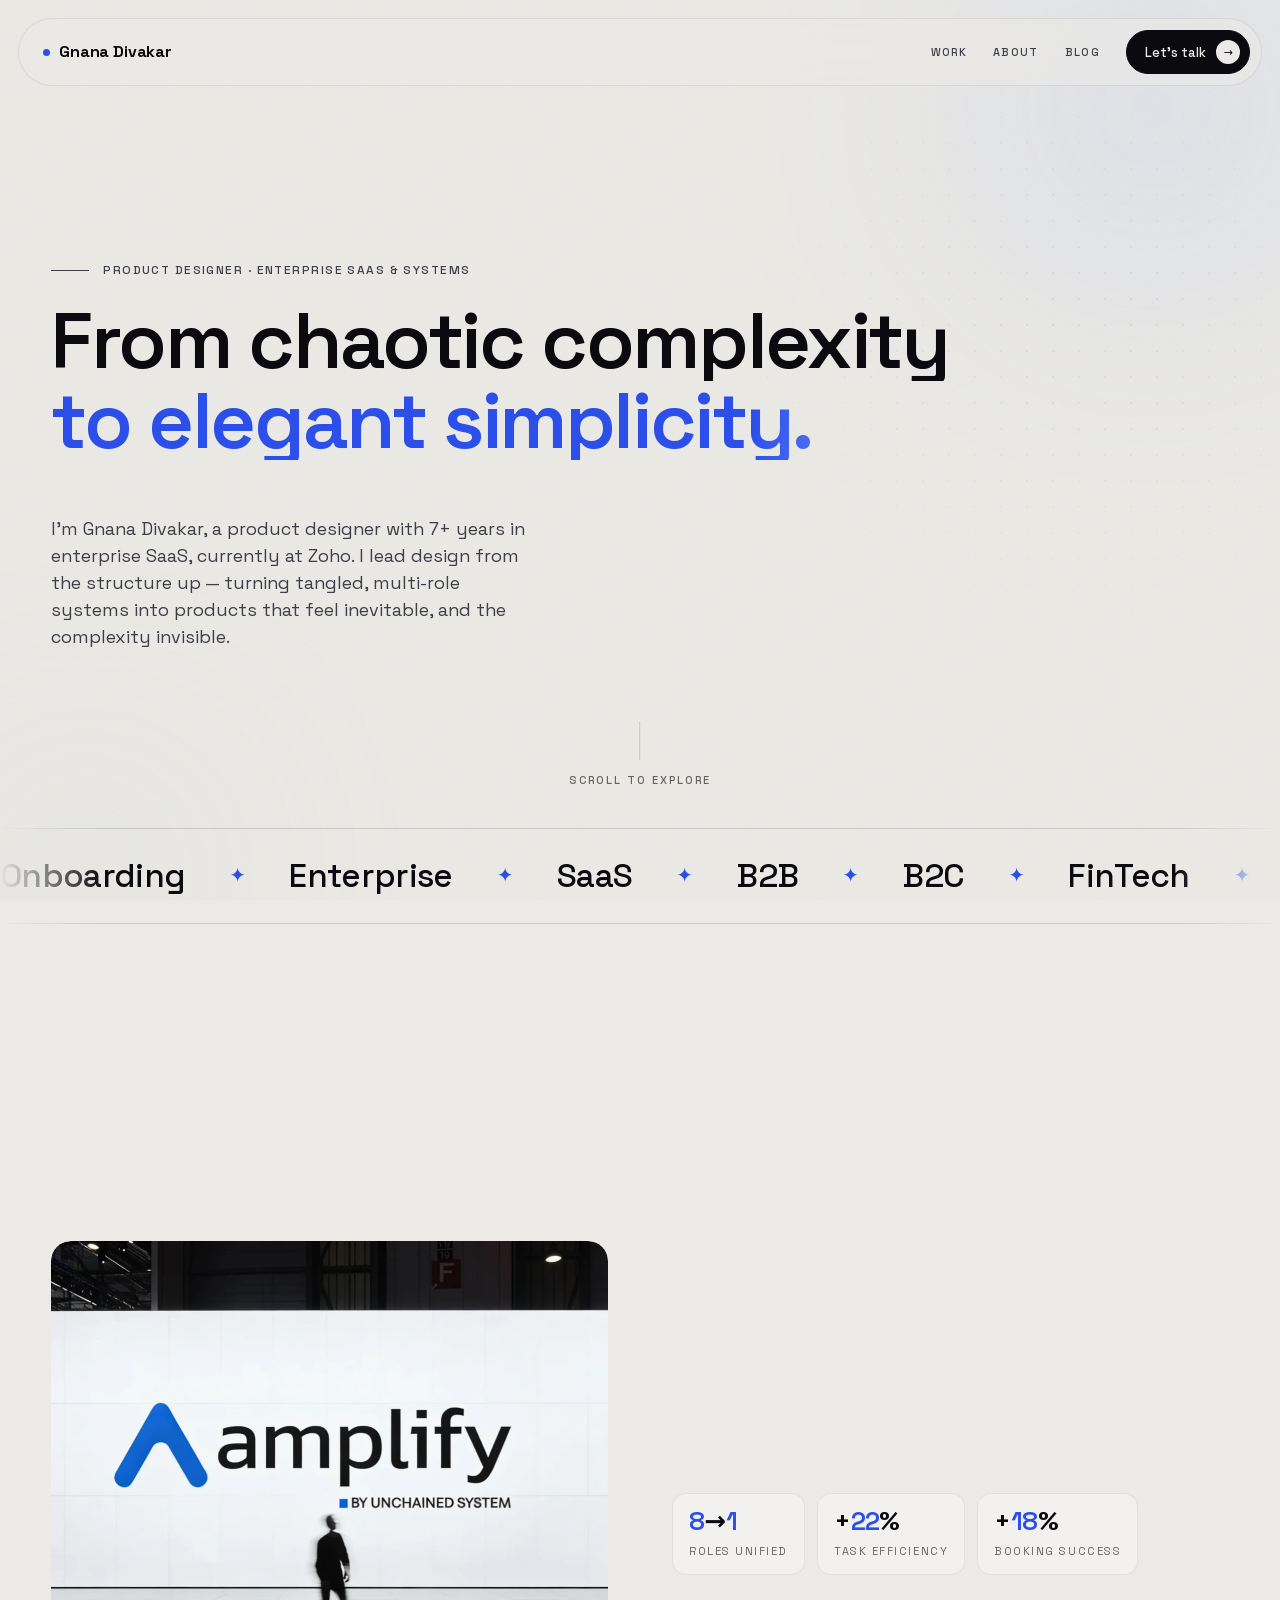
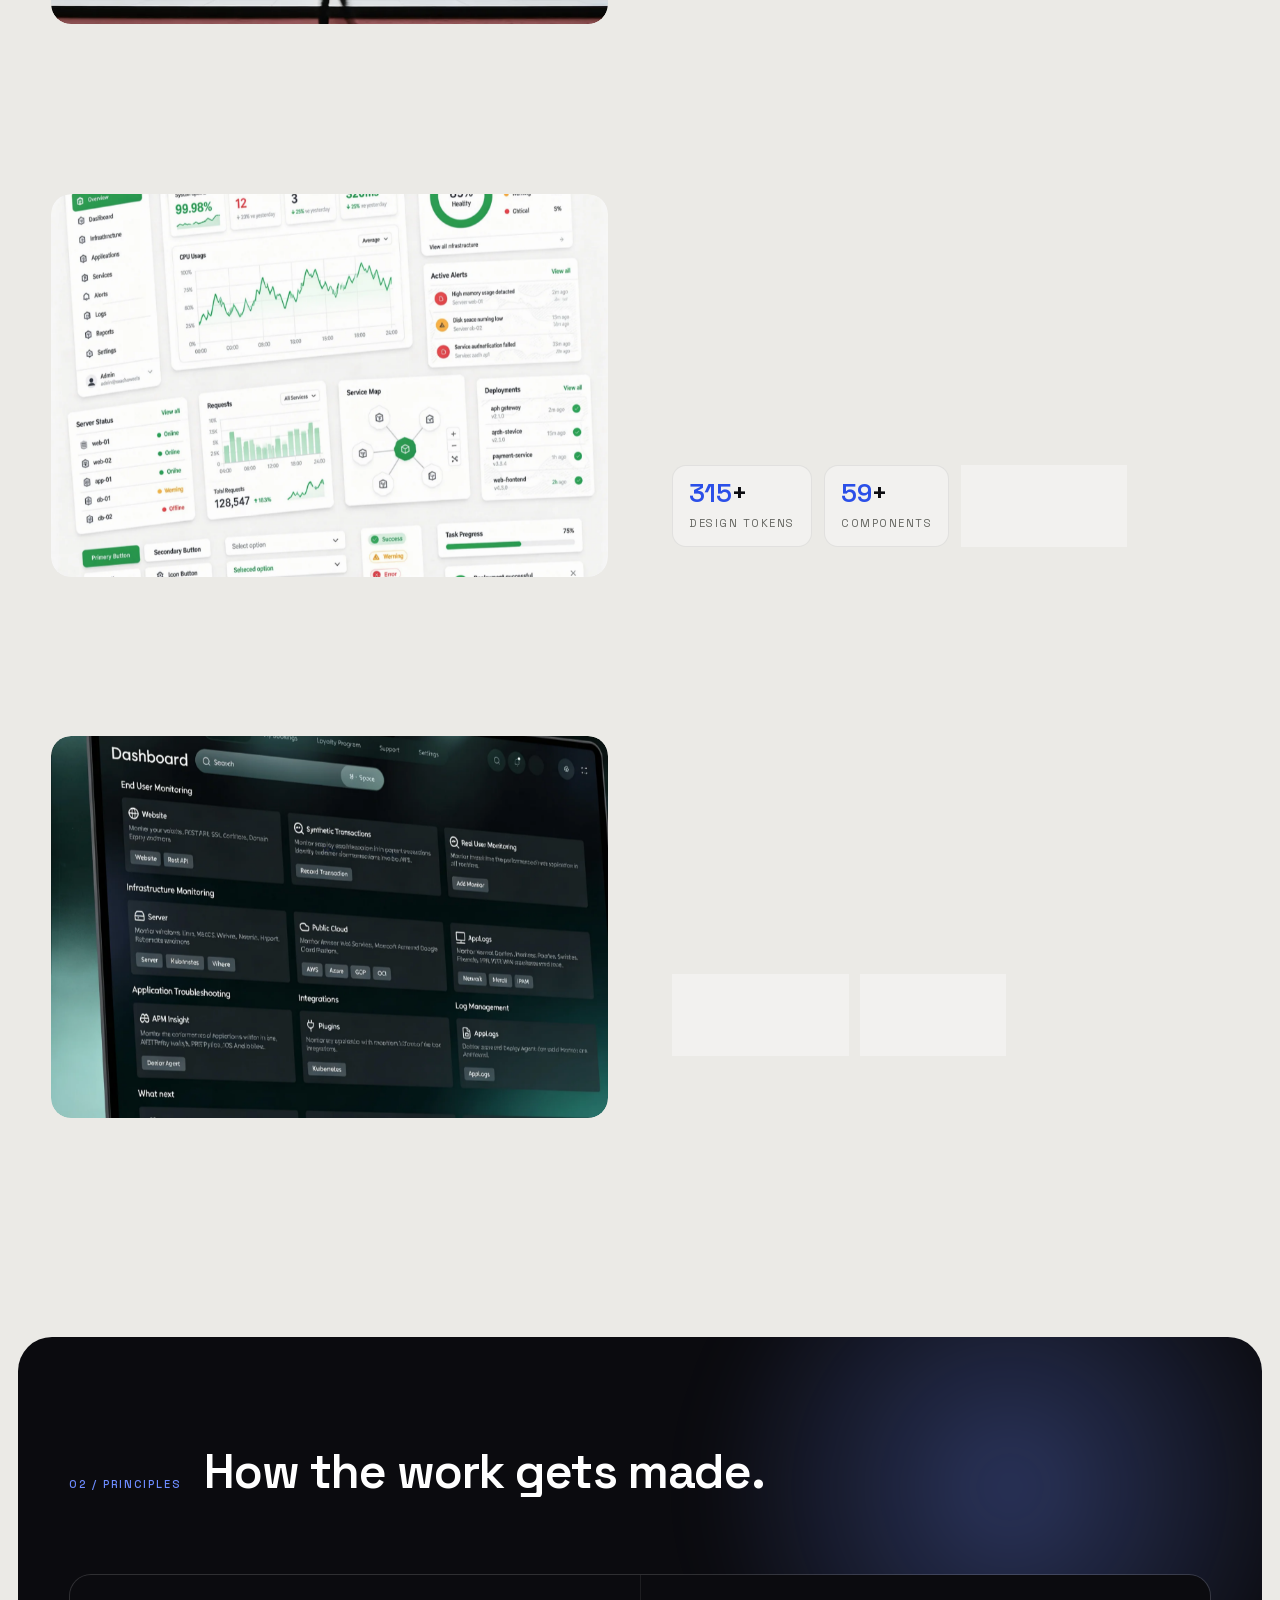
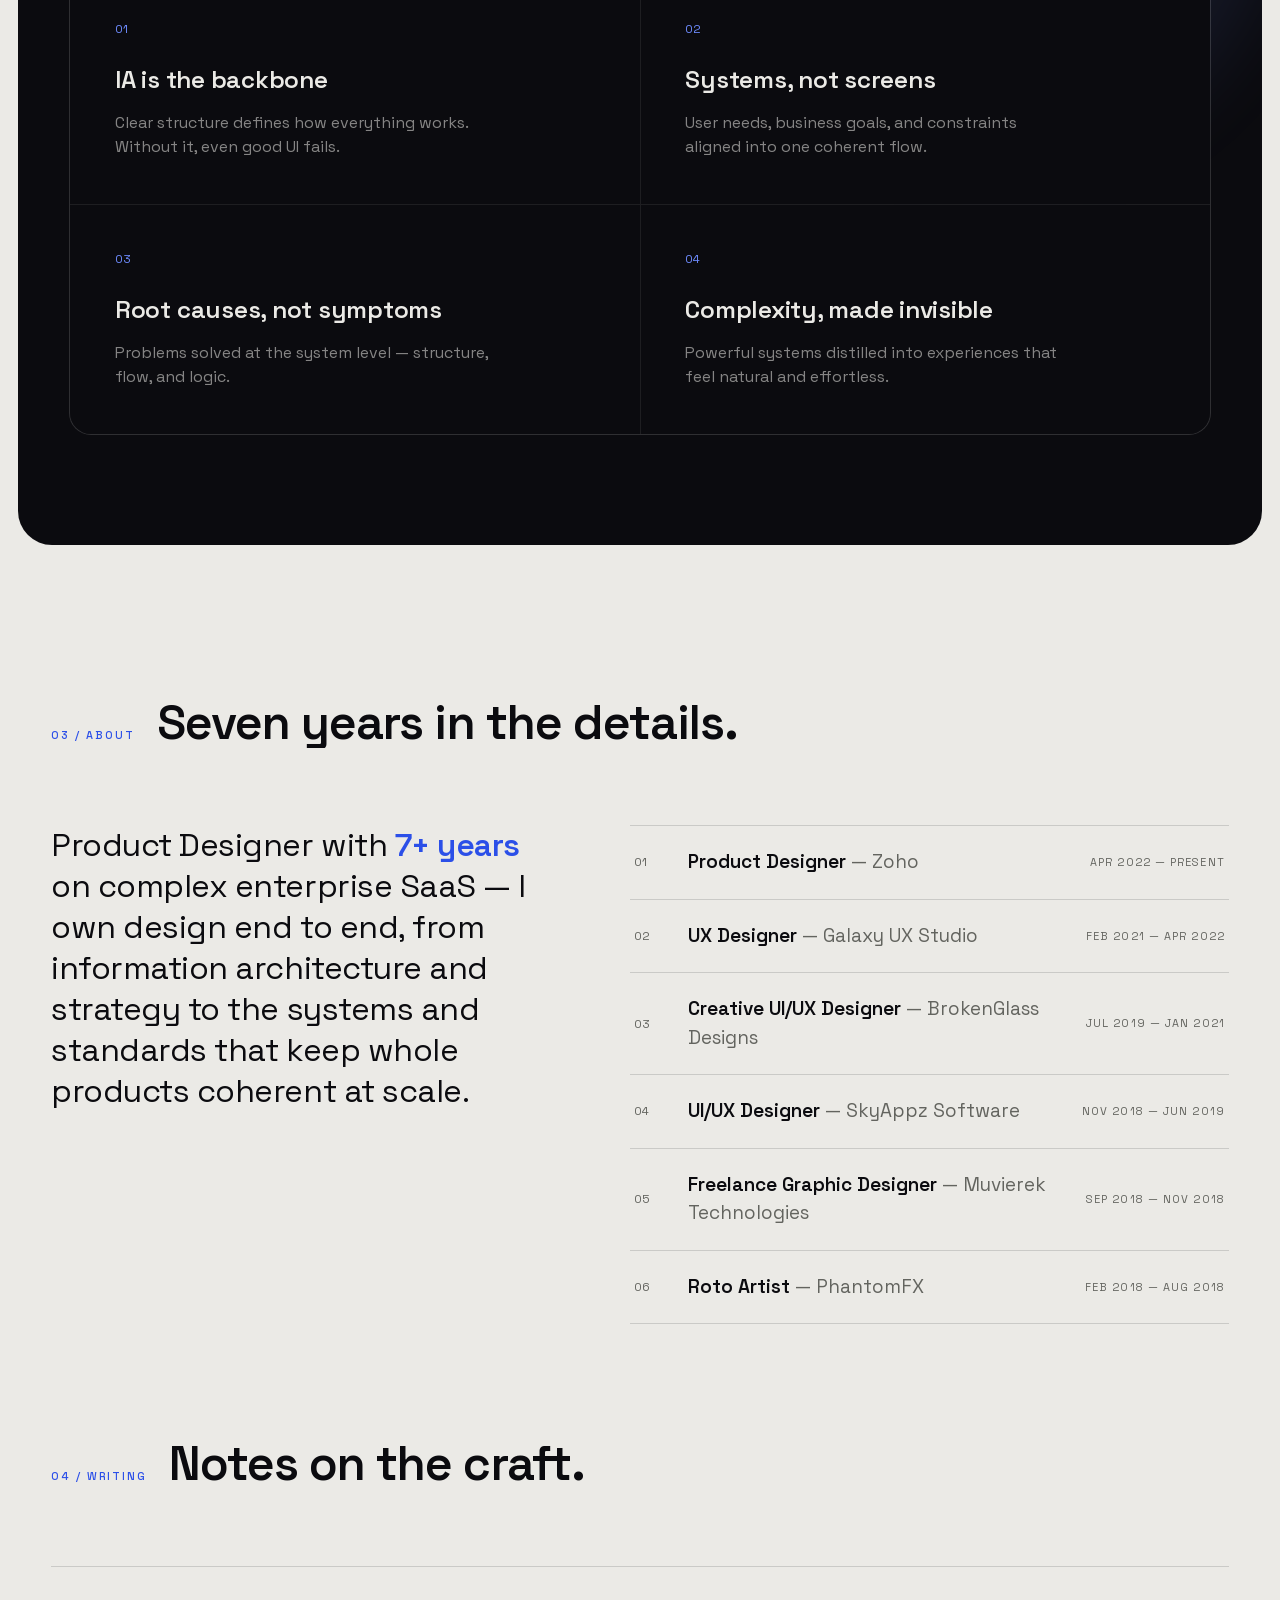
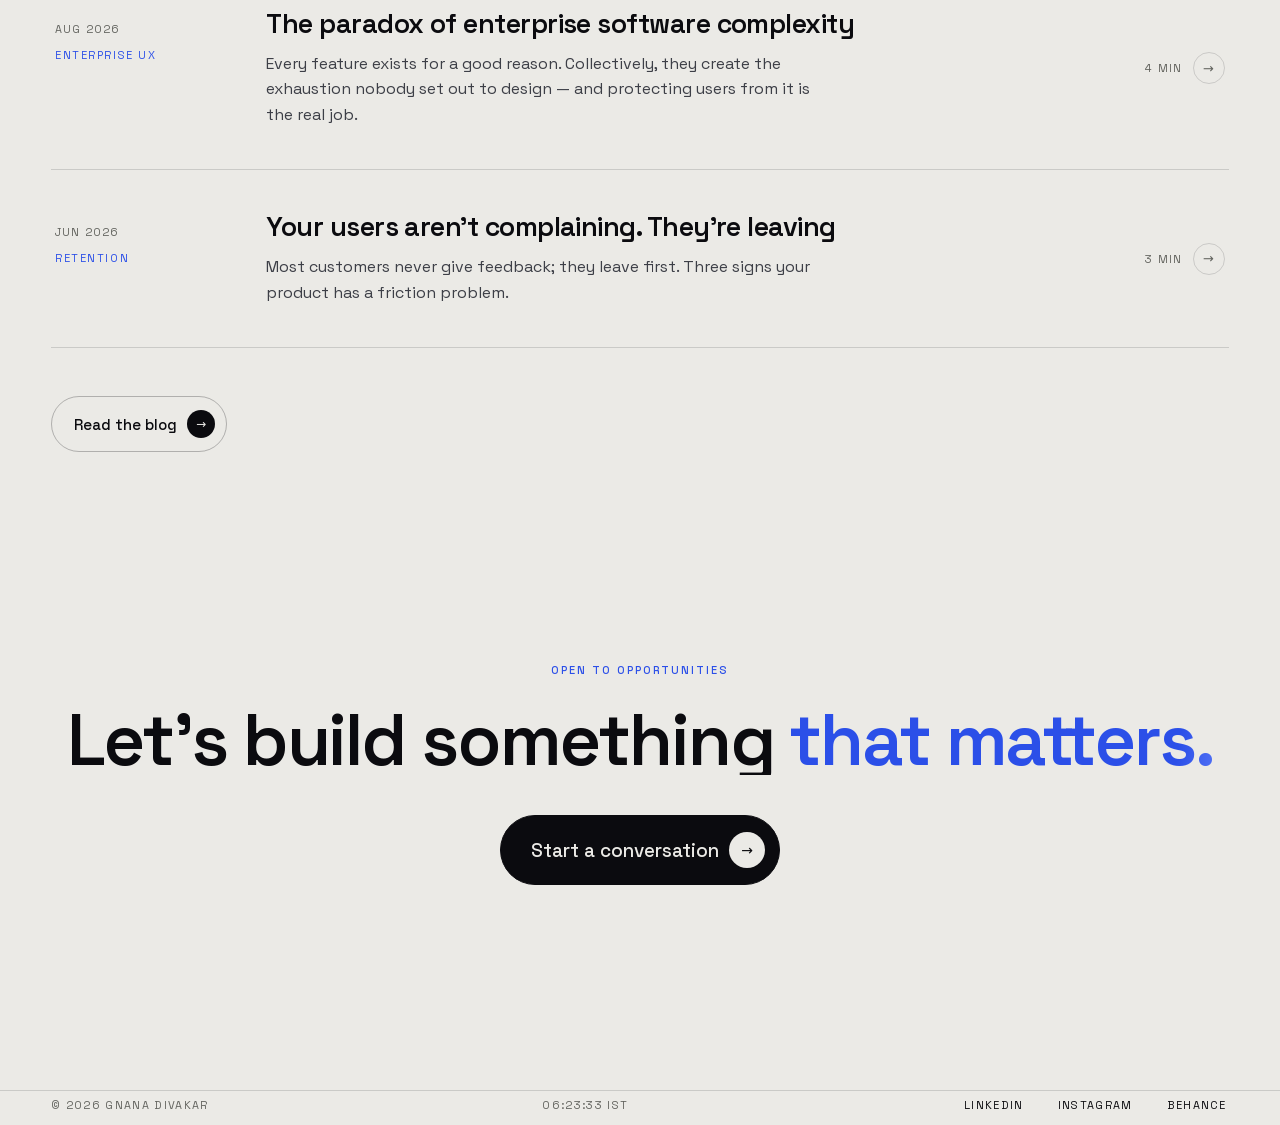
<file: index.html>
<!DOCTYPE html>
<html lang="en">
<head>
<meta charset="UTF-8" />
<meta name="viewport" content="width=device-width, initial-scale=1.0" />
<title>Gnana Divakar — Product Designer</title>
<meta name="description" content="Gnana Divakar — product designer leading end-to-end design on complex enterprise SaaS: structure, systems, and the measurable outcomes that follow." />
<link rel="canonical" href="https://gnanadivakar.in/" />
<link rel="icon" href="assets/favicon.svg" type="image/svg+xml" />
<meta property="og:type" content="website" />
<meta property="og:site_name" content="Gnana Divakar" />
<meta property="og:url" content="https://gnanadivakar.in/" />
<meta property="og:title" content="Gnana Divakar — Product Designer" />
<meta property="og:description" content="Gnana Divakar — designing SaaS products and websites that remove complexity and guide users forward." />
<meta property="og:image" content="https://gnanadivakar.in/assets/img/og.jpg" />
<meta property="og:image:width" content="1200" />
<meta property="og:image:height" content="630" />
<meta name="twitter:card" content="summary_large_image" />
<meta name="twitter:title" content="Gnana Divakar — Product Designer" />
<meta name="twitter:description" content="Gnana Divakar — designing SaaS products and websites that remove complexity and guide users forward." />
<meta name="twitter:image" content="https://gnanadivakar.in/assets/img/og.jpg" />
<link rel="stylesheet" href="assets/theme.css" />
</head>
<body>
<div class="grain"></div>
<div class="aurora"><div class="blob a"></div><div class="blob b"></div></div>
<div class="progress"></div>
<div class="cursor"></div>
<div class="cursor-ring"><span class="label">View</span></div>

<header class="site-header">
  <div class="nav-inner">
    <a href="index.html" class="logo" data-cursor><span class="pulse"></span>Gnana Divakar</a>
    <div class="nav-links">
      <a href="work.html" class="navlink" data-cursor>Work</a>
      <a href="about.html" class="navlink" data-cursor>About</a>
      <a href="blog.html" class="navlink" data-cursor>Blog</a>
      <a href="contact.html" class="btn btn-primary btn-sm" data-cursor data-magnetic><span>Let's talk</span><span class="dot">→</span></a>
    </div>
  </div>
</header>

<!-- HERO -->
<header class="hero wrap" id="top">
  <div class="eyebrow mono"><span class="rule"></span>Product Designer · Enterprise SaaS &amp; Systems</div>
  <h1>
    <span class="line-mask"><span>From chaotic complexity</span></span>
    <span class="line-mask"><span><span class="accent">to elegant simplicity.</span></span></span>
  </h1>
  <div class="hero-foot">
    <p class="hero-lede reveal">I'm Gnana Divakar, a product designer with 7+ years in enterprise SaaS, currently at Zoho. I lead design from the structure up — turning tangled, multi-role systems into products that feel inevitable, and the complexity invisible.</p>
    <a href="#work" class="scroll-cue mono" data-cursor>Scroll to explore <span class="l"></span></a>
  </div>
</header>

<!-- MARQUEE -->
<div class="marquee" aria-hidden="true">
  <div class="track">
    <span class="item">Onboarding</span><span class="item">Enterprise</span><span class="item">SaaS</span><span class="item">B2B</span><span class="item">B2C</span><span class="item">FinTech</span>
    <span class="item">Onboarding</span><span class="item">Enterprise</span><span class="item">SaaS</span><span class="item">B2B</span><span class="item">B2C</span><span class="item">FinTech</span>
  </div>
</div>

<!-- WORK -->
<section id="work" class="wrap">
  <div class="sec-head">
    <span class="mono num">01 / Work</span>
    <h2 class="line-mask"><span>The pursuit of simple.</span></h2>
  </div>

  <a class="case" href="work/amplify.html" data-cursor="view" aria-label="Read the Amplify case study">
    <div class="case-media"><span class="case-idx mono">01</span>
      <div class="frame"><img data-parallax src="assets/img/case-amplify.webp" alt="Amplify unified dashboard mockup"></div>
    </div>
    <div class="case-body reveal">
      <div class="meta">SaaS<span class="dot"></span>2021 — 2022</div>
      <h3>Amplify — one platform for eight barbershop roles</h3>
      <p>Led the redesign of a fragmented US barbershop platform — unifying eight roles into one coherent flow, from research and IA through to shipped UI. Booking and management tasks got 22% faster.</p>
      <div class="metrics">
        <div class="metric"><div class="v"><em data-count="8">8</em>→<em data-count="1">1</em></div><div class="k">roles unified</div></div>
        <div class="metric"><div class="v">+<em data-count="22">22</em>%</div><div class="k">task efficiency</div></div>
        <div class="metric"><div class="v">+<em data-count="18">18</em>%</div><div class="k">booking success</div></div>
      </div>
      <span class="case-link">Read case study <span class="arw">→</span></span>
    </div>
  </a>

  <a class="case" href="work/core-systems.html" data-cursor="view" aria-label="Explore the Core Systems case study">
    <div class="case-media"><span class="case-idx mono">02</span>
      <div class="frame"><img data-parallax src="assets/img/case-systems.webp" alt="Design system component library mockup"></div>
    </div>
    <div class="case-body reveal">
      <div class="meta">Design System<span class="dot"></span>2025 — Present</div>
      <h3>Core Systems — an enterprise design system, built with AI in the loop</h3>
      <p>Owned the token architecture, component library and accessible theming for a large SaaS product — one source of truth that put multiple teams on the same system and cut time-to-ship.</p>
      <div class="metrics">
        <div class="metric"><div class="v"><em data-count="320">320</em>+</div><div class="k">design tokens</div></div>
        <div class="metric"><div class="v"><em data-count="60">60</em>+</div><div class="k">components</div></div>
        <div class="metric"><div class="v"><em data-count="8">8</em>+</div><div class="k">teams onboarded</div></div>
      </div>
      <span class="case-link">Explore the system <span class="arw">→</span></span>
    </div>
  </a>

  <article class="case">
    <div class="case-media" data-cursor="view"><span class="case-idx mono">03</span>
      <div class="frame"><img data-parallax src="assets/img/case-onboarding.webp" alt="Onboarding dashboard mockup"></div>
    </div>
    <div class="case-body reveal">
      <div class="meta">Onboarding<span class="dot"></span>2025 — Present</div>
      <h3>User onboarding — optimizing the path to value</h3>
      <p>Reframing early user journeys around the first real outcome — removing friction at the system level so new users reach value faster.</p>
      <div class="metrics">
        <div class="metric"><div class="v">Faster</div><div class="k">path to first value</div></div>
        <div class="metric"><div class="v">Less</div><div class="k">cognitive load</div></div>
      </div>
      <span class="case-link soon" data-cursor>Coming soon <span class="arw">→</span></span>
    </div>
  </article>
</section>

<!-- PRINCIPLES (dark panel) -->
<section>
  <div class="dark"><div class="wrap" style="padding-top:clamp(70px,9vw,110px);padding-bottom:clamp(70px,9vw,110px)">
    <div class="sec-head">
      <span class="mono num">02 / Principles</span>
      <h2 class="line-mask"><span>How the work gets made.</span></h2>
    </div>
    <div class="principles reveal">
      <div class="principle"><div class="p-num">01</div><h4>IA is the backbone</h4><p>Clear structure defines how everything works. Without it, even good UI fails.</p></div>
      <div class="principle"><div class="p-num">02</div><h4>Systems, not screens</h4><p>User needs, business goals, and constraints aligned into one coherent flow.</p></div>
      <div class="principle"><div class="p-num">03</div><h4>Root causes, not symptoms</h4><p>Problems solved at the system level — structure, flow, and logic.</p></div>
      <div class="principle"><div class="p-num">04</div><h4>Complexity, made invisible</h4><p>Powerful systems distilled into experiences that feel natural and effortless.</p></div>
    </div>
  </div></div>
</section>

<!-- ABOUT -->
<section id="about" class="wrap">
  <div class="sec-head">
    <span class="mono num">03 / About</span>
    <h2 class="line-mask"><span>Seven years in the details.</span></h2>
  </div>
  <div class="about-grid">
    <p class="about-intro reveal">Product Designer with <b>7+ years</b> on complex enterprise SaaS — I own design end to end, from information architecture and strategy to the systems and standards that keep whole products coherent at scale.</p>
    <div class="reveal">
      <div class="exp-row"><span class="r-num">01</span><span class="r-role">Product Designer <span>— Zoho</span></span><span class="r-date">Apr 2022 — Present</span></div>
      <div class="exp-row"><span class="r-num">02</span><span class="r-role">UX Designer <span>— Galaxy UX Studio</span></span><span class="r-date">Feb 2021 — Apr 2022</span></div>
      <div class="exp-row"><span class="r-num">03</span><span class="r-role">Creative UI/UX Designer <span>— BrokenGlass Designs</span></span><span class="r-date">Jul 2019 — Jan 2021</span></div>
      <div class="exp-row"><span class="r-num">04</span><span class="r-role">UI/UX Designer <span>— SkyAppz Software</span></span><span class="r-date">Nov 2018 — Jun 2019</span></div>
      <div class="exp-row"><span class="r-num">05</span><span class="r-role">Freelance Graphic Designer <span>— Muvierek Technologies</span></span><span class="r-date">Sep 2018 — Nov 2018</span></div>
      <div class="exp-row"><span class="r-num">06</span><span class="r-role">Roto Artist <span>— PhantomFX</span></span><span class="r-date">Feb 2018 — Aug 2018</span></div>
    </div>
  </div>
</section>

<!-- WRITING -->
<section id="writing" class="wrap">
  <div class="sec-head">
    <span class="mono num">04 / Writing</span>
    <h2 class="line-mask"><span>Notes on the craft.</span></h2>
  </div>
  <div class="postlist reveal">
    <a class="post" href="blog/2026/08/enterprise-complexity-paradox.html" data-cursor>
      <div class="p-meta"><span class="p-date">Aug 2026</span><span class="p-cat">Enterprise UX</span></div>
      <div class="p-body">
        <h3>The paradox of enterprise software complexity</h3>
        <p class="p-exc">Every feature exists for a good reason. Collectively, they create the exhaustion nobody set out to design — and protecting users from it is the real job.</p>
      </div>
      <span class="p-read">4 min <span class="arw">→</span></span>
    </a>
    <a class="post" href="blog/2026/06/users-arent-complaining.html" data-cursor>
      <div class="p-meta"><span class="p-date">Jun 2026</span><span class="p-cat">Retention</span></div>
      <div class="p-body">
        <h3>Your users aren't complaining. They're leaving</h3>
        <p class="p-exc">Most customers never give feedback; they leave first. Three signs your product has a friction problem.</p>
      </div>
      <span class="p-read">3 min <span class="arw">→</span></span>
    </a>
  </div>
  <div class="writing-foot">
    <a href="blog.html" class="btn btn-secondary reveal" data-cursor data-magnetic><span>Read the blog</span><span class="dot">→</span></a>
  </div>
</section>

<!-- CONTACT -->
<section id="contact" class="contact wrap">
  <span class="mono reveal">Open to opportunities</span>
  <h2 class="line-mask"><span>Let's build something <em>that matters.</em></span></h2>
  <a href="contact.html" class="btn btn-primary btn-lg reveal" data-cursor data-magnetic><span>Start a conversation</span><span class="dot">→</span></a>
</section>

<footer class="wrap">
  <div class="foot-grid">
    <span>© 2026 Gnana Divakar</span>
    <span data-clock>— local time</span>
    <div class="socials">
      <a href="https://www.linkedin.com/in/gnanadivakar" target="_blank" rel="noopener" data-cursor>LinkedIn</a>
      <a href="https://www.instagram.com/gd.gnanadivakar" target="_blank" rel="noopener" data-cursor>Instagram</a>
      <a href="https://www.behance.net/gnanadivakar" target="_blank" rel="noopener" data-cursor>Behance</a>
    </div>
  </div>
</footer>

<script src="assets/lenis.min.js"></script>

<script src="assets/theme.js"></script>
</body>
</html>
</file>
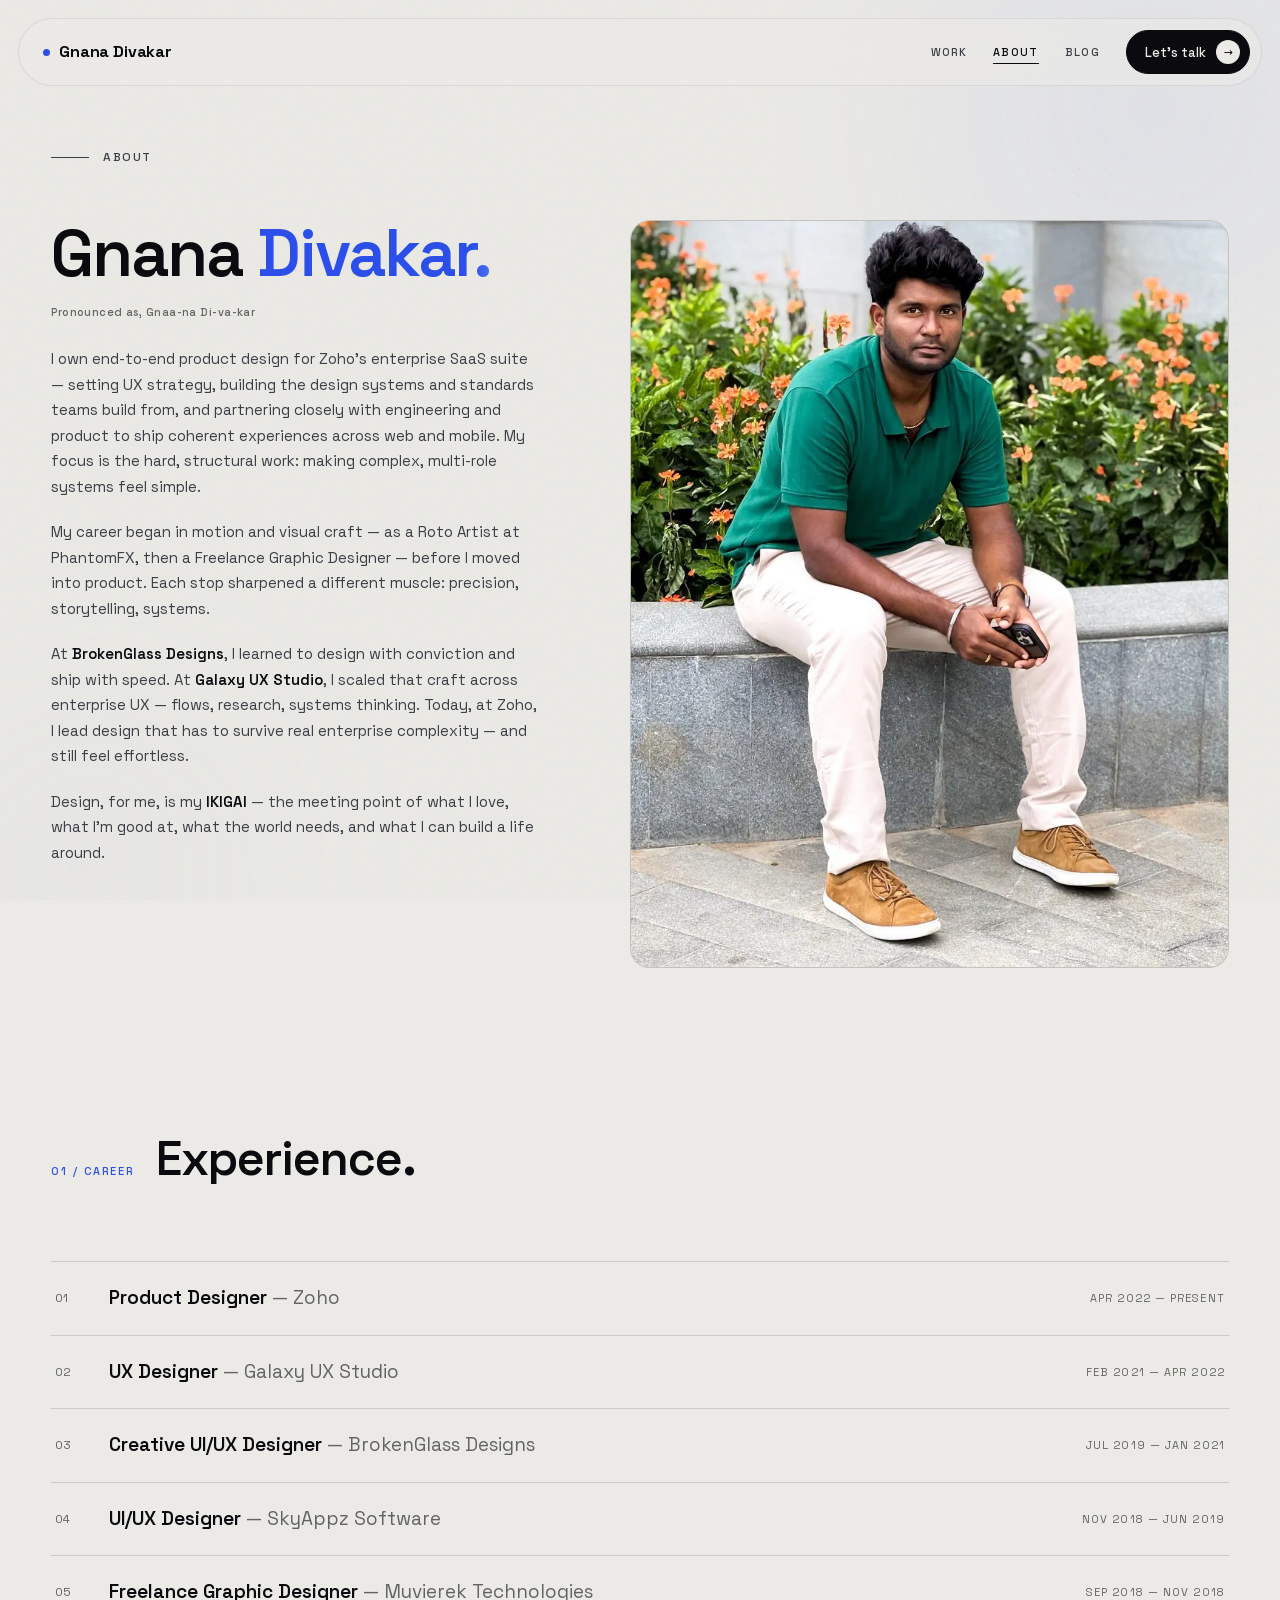
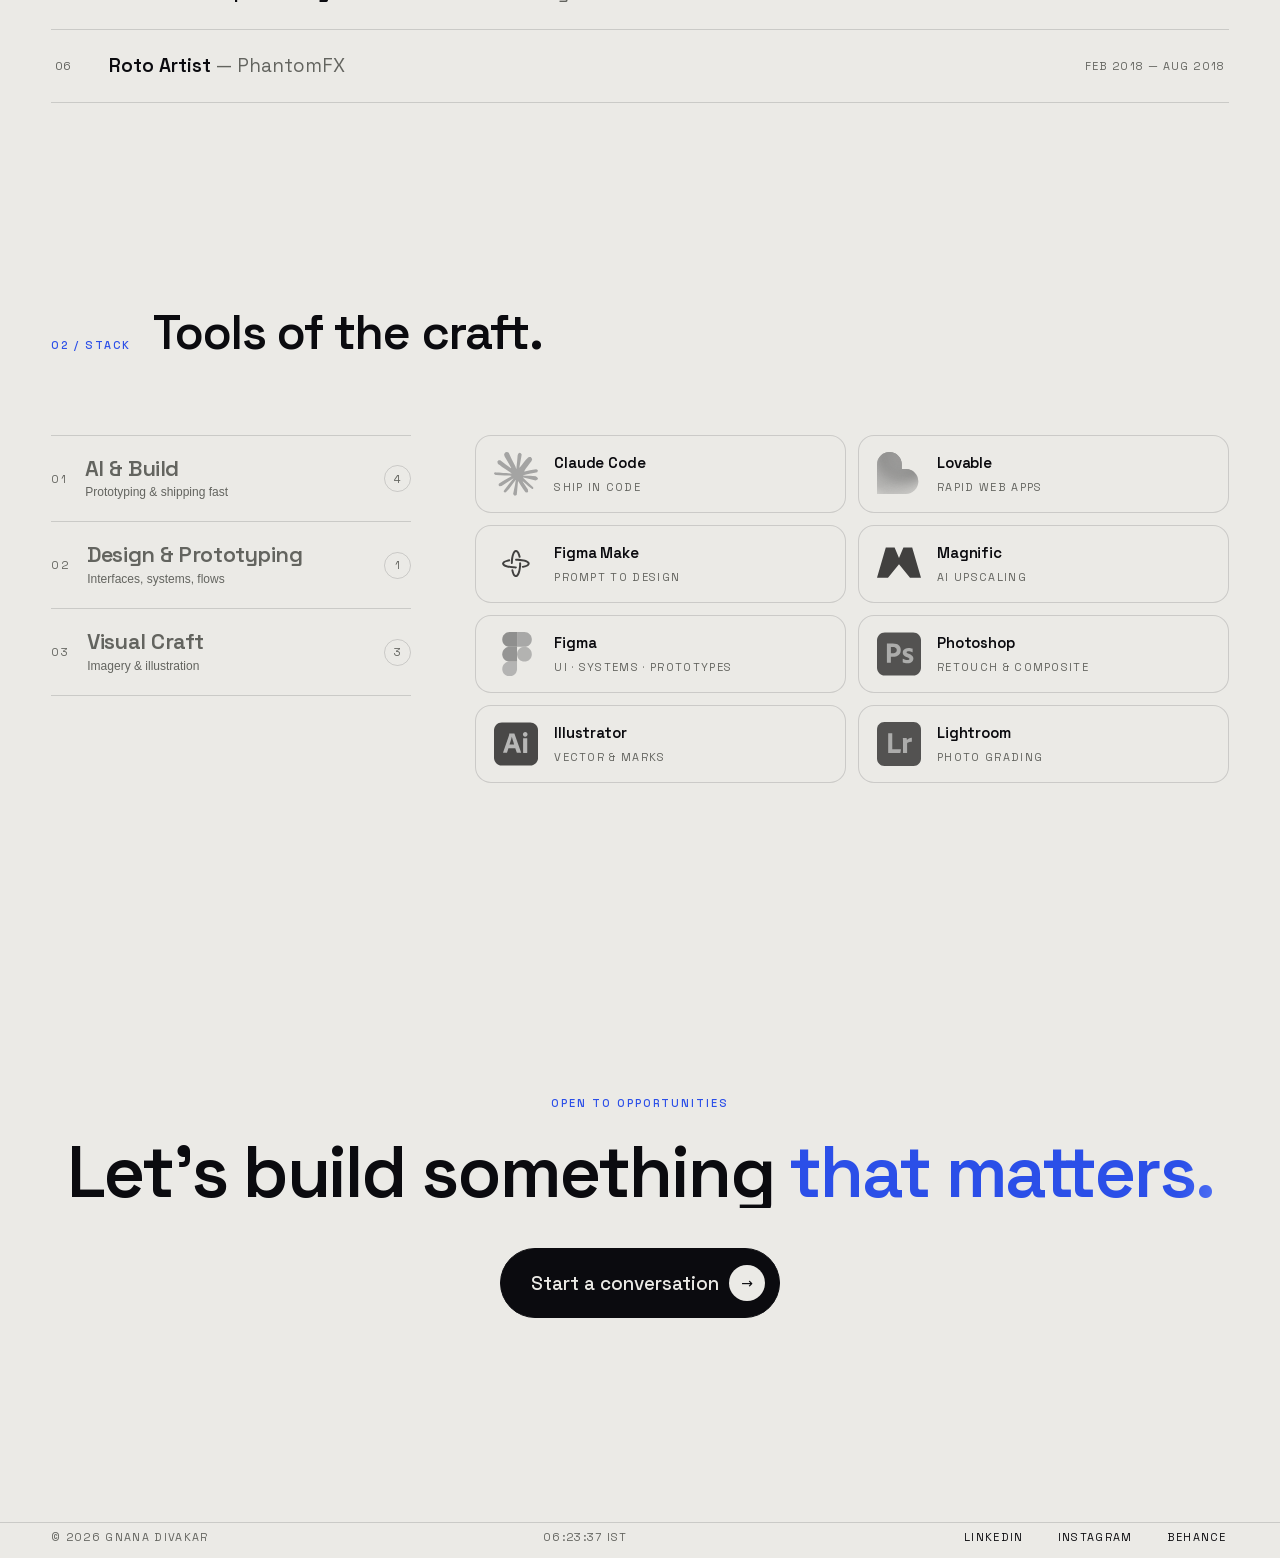
<file: about.html>
<!DOCTYPE html>
<html lang="en">
<head>
<meta charset="UTF-8" />
<meta name="viewport" content="width=device-width, initial-scale=1.0" />
<title>About — Gnana Divakar</title>
<meta name="description" content="Gnana Divakar — Product Designer owning end-to-end design strategy and systems for enterprise SaaS." />
<link rel="canonical" href="https://gnanadivakar.in/about.html" />
<link rel="icon" href="assets/favicon.svg" type="image/svg+xml" />
<meta property="og:type" content="website" />
<meta property="og:site_name" content="Gnana Divakar" />
<meta property="og:url" content="https://gnanadivakar.in/about.html" />
<meta property="og:title" content="About — Gnana Divakar" />
<meta property="og:description" content="Gnana Divakar — Product Designer owning end-to-end design strategy and systems for enterprise SaaS." />
<meta property="og:image" content="https://gnanadivakar.in/assets/img/og.jpg" />
<meta property="og:image:width" content="1200" />
<meta property="og:image:height" content="630" />
<meta name="twitter:card" content="summary_large_image" />
<meta name="twitter:title" content="About — Gnana Divakar" />
<meta name="twitter:description" content="Gnana Divakar — Product Designer owning end-to-end design strategy and systems for enterprise SaaS." />
<meta name="twitter:image" content="https://gnanadivakar.in/assets/img/og.jpg" />
<link rel="stylesheet" href="assets/theme.css" />
</head>
<body>
<div class="grain"></div>
<div class="aurora"><div class="blob a"></div><div class="blob b"></div></div>
<div class="progress"></div>
<div class="cursor"></div>
<div class="cursor-ring"><span class="label">View</span></div>

<header class="site-header">
  <div class="nav-inner">
    <a href="index.html" class="logo" data-cursor><span class="pulse"></span>Gnana Divakar</a>
    <div class="nav-links">
      <a href="work.html" class="navlink" data-cursor>Work</a>
      <a href="about.html" class="navlink active" data-cursor>About</a>
      <a href="blog.html" class="navlink" data-cursor>Blog</a>
      <a href="contact.html" class="btn btn-primary btn-sm" data-cursor data-magnetic><span>Let's talk</span><span class="dot">→</span></a>
    </div>
  </div>
</header>

<!-- HERO / BIO -->
<header class="hero hero--sub hero--flush wrap">
  <div class="eyebrow mono"><span class="rule"></span>About</div>
  <div class="about-grid" style="align-items:start;margin-top:clamp(20px,3vw,32px)">
    <div>
      <h1 class="line-mask"><span>Gnana <span class="accent">Divakar.</span></span></h1>
      <p class="mono reveal" style="margin-top:16px;text-transform:none;letter-spacing:.04em;color:var(--ink-mute)">Pronounced as, Gnaa-na Di-va-kar</p>
      <div class="about-bio reveal">
        <p>I own end-to-end product design for Zoho's enterprise SaaS suite — setting UX strategy, building the design systems and standards teams build from, and partnering closely with engineering and product to ship coherent experiences across web and mobile. My focus is the hard, structural work: making complex, multi-role systems feel simple.</p>
        <p>My career began in motion and visual craft — as a Roto Artist at PhantomFX, then a Freelance Graphic Designer — before I moved into product. Each stop sharpened a different muscle: precision, storytelling, systems.</p>
        <p>At <b>BrokenGlass Designs</b>, I learned to design with conviction and ship with speed. At <b>Galaxy UX Studio</b>, I scaled that craft across enterprise UX — flows, research, systems thinking. Today, at Zoho, I lead design that has to survive real enterprise complexity — and still feel effortless.</p>
        <p>Design, for me, is my <b>IKIGAI</b> — the meeting point of what I love, what I'm good at, what the world needs, and what I can build a life around.</p>
      </div>
    </div>
    <div class="reveal">
      <div class="portrait"><img src="assets/img/about-portrait.webp" alt="Portrait of Gnana Divakar" /></div>
    </div>
  </div>
</header>

<!-- EXPERIENCE -->
<section class="wrap about-sec">
  <div class="sec-head">
    <span class="mono num">01 / Career</span>
    <h2 class="line-mask"><span>Experience.</span></h2>
  </div>
  <div class="reveal">
    <div class="exp-row"><span class="r-num">01</span><span class="r-role">Product Designer <span>— Zoho</span></span><span class="r-date">Apr 2022 — Present</span></div>
    <div class="exp-row"><span class="r-num">02</span><span class="r-role">UX Designer <span>— Galaxy UX Studio</span></span><span class="r-date">Feb 2021 — Apr 2022</span></div>
    <div class="exp-row"><span class="r-num">03</span><span class="r-role">Creative UI/UX Designer <span>— BrokenGlass Designs</span></span><span class="r-date">Jul 2019 — Jan 2021</span></div>
    <div class="exp-row"><span class="r-num">04</span><span class="r-role">UI/UX Designer <span>— SkyAppz Software</span></span><span class="r-date">Nov 2018 — Jun 2019</span></div>
    <div class="exp-row"><span class="r-num">05</span><span class="r-role">Freelance Graphic Designer <span>— Muvierek Technologies</span></span><span class="r-date">Sep 2018 — Nov 2018</span></div>
    <div class="exp-row"><span class="r-num">06</span><span class="r-role">Roto Artist <span>— PhantomFX</span></span><span class="r-date">Feb 2018 — Aug 2018</span></div>
  </div>
</section>

<!-- STACK -->
<section class="wrap about-sec">
  <div class="sec-head">
    <span class="mono num">02 / Stack</span>
    <h2 class="line-mask"><span>Tools of the craft.</span></h2>
  </div>
  <div class="stack3">
    <div class="stack3-nav">
      <button class="s3cat" type="button" data-cat="ai"><span class="s3-ix">01</span><span class="s3-main"><span class="s3-name">AI &amp; Build</span><span class="s3-sub">Prototyping &amp; shipping fast</span></span><span class="s3-count">4</span></button>
      <button class="s3cat" type="button" data-cat="design"><span class="s3-ix">02</span><span class="s3-main"><span class="s3-name">Design &amp; Prototyping</span><span class="s3-sub">Interfaces, systems, flows</span></span><span class="s3-count">1</span></button>
      <button class="s3cat" type="button" data-cat="visual"><span class="s3-ix">03</span><span class="s3-main"><span class="s3-name">Visual Craft</span><span class="s3-sub">Imagery &amp; illustration</span></span><span class="s3-count">3</span></button>
    </div>
    <div class="stack3-panel">
      <div class="s3-grid">
        <div class="s3tool" data-cat="ai"><span class="tile"><img src="assets/img/logos/claude.svg" alt="Claude Code" loading="lazy" /></span><span><span class="tn">Claude Code</span><span class="tr">Ship in code</span></span></div>
        <div class="s3tool" data-cat="ai"><span class="tile"><img src="assets/img/logos/lovable.svg" alt="Lovable" loading="lazy" /></span><span><span class="tn">Lovable</span><span class="tr">Rapid web apps</span></span></div>
        <div class="s3tool" data-cat="ai"><span class="tile"><img src="assets/img/logos/figma-make.svg" alt="Figma Make" loading="lazy" /></span><span><span class="tn">Figma Make</span><span class="tr">Prompt to design</span></span></div>
        <div class="s3tool" data-cat="ai"><span class="tile"><img src="assets/img/logos/magnific.svg" alt="Magnific" loading="lazy" /></span><span><span class="tn">Magnific</span><span class="tr">AI upscaling</span></span></div>
        <div class="s3tool" data-cat="design"><span class="tile"><img src="assets/img/logos/figma.svg" alt="Figma" loading="lazy" /></span><span><span class="tn">Figma</span><span class="tr">UI · Systems · Prototypes</span></span></div>
        <div class="s3tool" data-cat="visual"><span class="tile"><img src="assets/img/logos/photoshop.svg" alt="Photoshop" loading="lazy" /></span><span><span class="tn">Photoshop</span><span class="tr">Retouch &amp; composite</span></span></div>
        <div class="s3tool" data-cat="visual"><span class="tile"><img src="assets/img/logos/illustrator.svg" alt="Illustrator" loading="lazy" /></span><span><span class="tn">Illustrator</span><span class="tr">Vector &amp; marks</span></span></div>
        <div class="s3tool" data-cat="visual"><span class="tile"><img src="assets/img/logos/lightroom.svg" alt="Lightroom" loading="lazy" /></span><span><span class="tn">Lightroom</span><span class="tr">Photo grading</span></span></div>
      </div>
    </div>
  </div>
</section>

<!-- CONTACT -->
<section id="contact" class="contact wrap">
  <span class="mono reveal">Open to opportunities</span>
  <h2 class="line-mask"><span>Let's build something <em>that matters.</em></span></h2>
  <a href="contact.html" class="btn btn-primary btn-lg reveal" data-cursor data-magnetic><span>Start a conversation</span><span class="dot">→</span></a>
</section>

<footer class="wrap">
  <div class="foot-grid">
    <span>© 2026 Gnana Divakar</span>
    <span data-clock>— local time</span>
    <div class="socials">
      <a href="https://www.linkedin.com/in/gnanadivakar" target="_blank" rel="noopener" data-cursor>LinkedIn</a>
      <a href="https://www.instagram.com/gd.gnanadivakar" target="_blank" rel="noopener" data-cursor>Instagram</a>
      <a href="https://www.behance.net/gnanadivakar" target="_blank" rel="noopener" data-cursor>Behance</a>
    </div>
  </div>
</footer>
<script src="assets/lenis.min.js"></script>
<script src="assets/theme.js"></script>
</body>
</html>
</file>
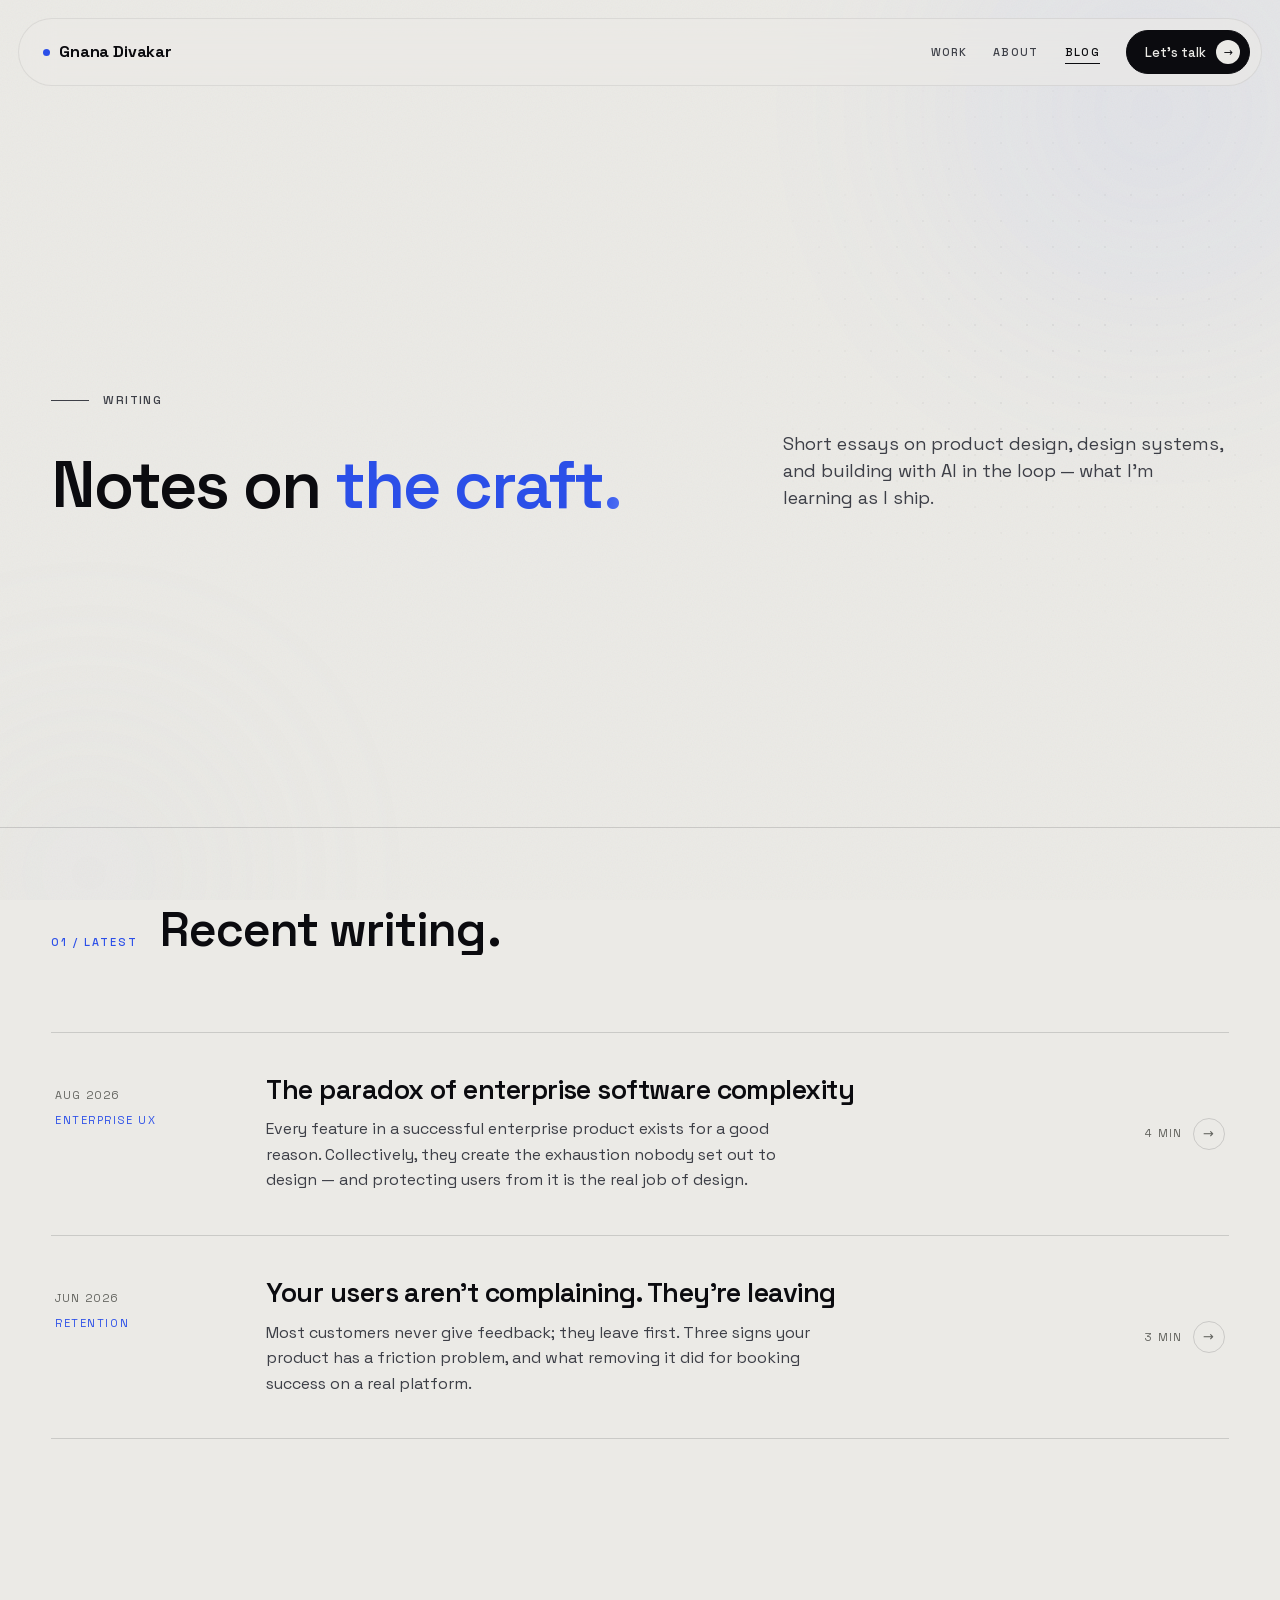
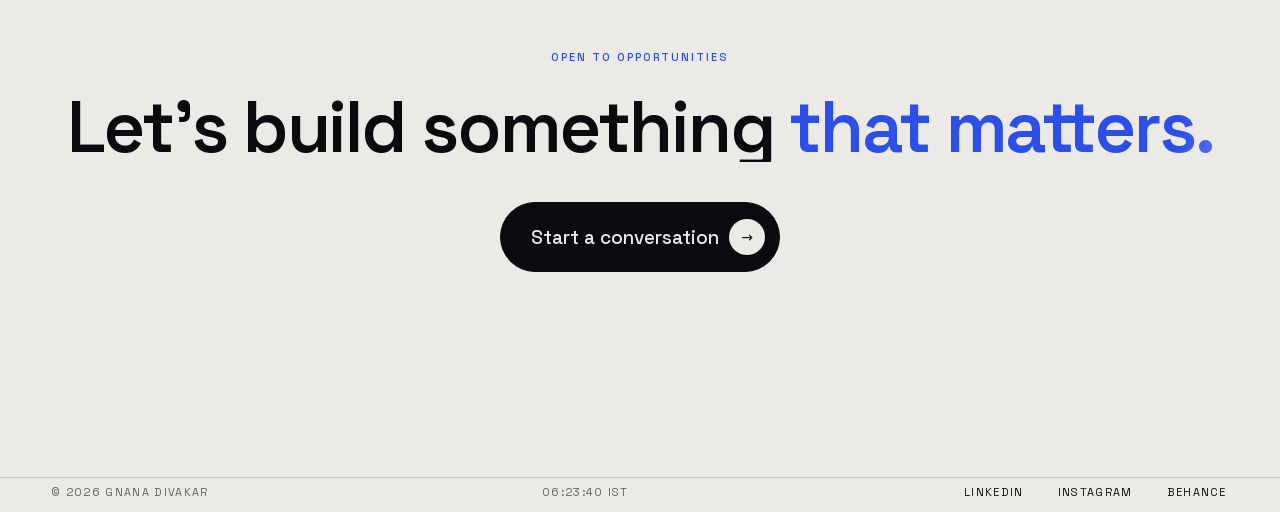
<file: blog.html>
<!DOCTYPE html>
<html lang="en">
<head>
<meta charset="UTF-8" />
<meta name="viewport" content="width=device-width, initial-scale=1.0" />
<title>Writing — Gnana Divakar</title>
<meta name="description" content="Notes on product design, design systems, and building with AI in the loop — by Gnana Divakar." />
<link rel="canonical" href="https://gnanadivakar.in/blog.html" />
<link rel="icon" href="assets/favicon.svg" type="image/svg+xml" />
<meta property="og:type" content="website" />
<meta property="og:site_name" content="Gnana Divakar" />
<meta property="og:url" content="https://gnanadivakar.in/blog.html" />
<meta property="og:title" content="Writing — Gnana Divakar" />
<meta property="og:description" content="Notes on product design, design systems, and building with AI in the loop — by Gnana Divakar." />
<meta property="og:image" content="https://gnanadivakar.in/assets/img/og.jpg" />
<meta property="og:image:width" content="1200" />
<meta property="og:image:height" content="630" />
<meta name="twitter:card" content="summary_large_image" />
<meta name="twitter:title" content="Writing — Gnana Divakar" />
<meta name="twitter:description" content="Notes on product design, design systems, and building with AI in the loop — by Gnana Divakar." />
<meta name="twitter:image" content="https://gnanadivakar.in/assets/img/og.jpg" />
<link rel="stylesheet" href="assets/theme.css" />
</head>
<body>
<div class="grain"></div>
<div class="aurora"><div class="blob a"></div><div class="blob b"></div></div>
<div class="progress"></div>
<div class="cursor"></div>
<div class="cursor-ring"><span class="label">View</span></div>

<header class="site-header">
  <div class="nav-inner">
    <a href="index.html" class="logo" data-cursor><span class="pulse"></span>Gnana Divakar</a>
    <div class="nav-links">
      <a href="work.html" class="navlink" data-cursor>Work</a>
      <a href="about.html" class="navlink" data-cursor>About</a>
      <a href="blog.html" class="navlink active" data-cursor>Blog</a>
      <a href="contact.html" class="btn btn-primary btn-sm" data-cursor data-magnetic><span>Let's talk</span><span class="dot">→</span></a>
    </div>
  </div>
</header>

<!-- HERO -->
<header class="hero hero--sub wrap">
  <div class="eyebrow mono"><span class="rule"></span>Writing</div>
  <div class="hero-top">
    <h1 class="line-mask"><span>Notes on <span class="accent">the craft.</span></span></h1>
    <p class="hero-lede reveal">Short essays on product design, design systems, and building with AI in the loop — what I'm learning as I ship.</p>
  </div>
</header>

<!-- POSTS -->
<section class="wrap" style="padding-top:clamp(40px,6vw,80px)">
  <div class="sec-head">
    <span class="mono num">01 / Latest</span>
    <h2 class="line-mask"><span>Recent writing.</span></h2>
  </div>

  <div class="postlist reveal">
    <a class="post" href="blog/2026/08/enterprise-complexity-paradox.html" data-cursor>
      <div class="p-meta"><span class="p-date">Aug 2026</span><span class="p-cat">Enterprise UX</span></div>
      <div class="p-body">
        <h3>The paradox of enterprise software complexity</h3>
        <p class="p-exc">Every feature in a successful enterprise product exists for a good reason. Collectively, they create the exhaustion nobody set out to design — and protecting users from it is the real job of design.</p>
      </div>
      <span class="p-read">4 min <span class="arw">→</span></span>
    </a>

    <a class="post" href="blog/2026/06/users-arent-complaining.html" data-cursor>
      <div class="p-meta"><span class="p-date">Jun 2026</span><span class="p-cat">Retention</span></div>
      <div class="p-body">
        <h3>Your users aren't complaining. They're leaving</h3>
        <p class="p-exc">Most customers never give feedback; they leave first. Three signs your product has a friction problem, and what removing it did for booking success on a real platform.</p>
      </div>
      <span class="p-read">3 min <span class="arw">→</span></span>
    </a>
  </div>
</section>

<!-- CONTACT -->
<section id="contact" class="contact wrap">
  <span class="mono reveal">Open to opportunities</span>
  <h2 class="line-mask"><span>Let's build something <em>that matters.</em></span></h2>
  <a href="contact.html" class="btn btn-primary btn-lg reveal" data-cursor data-magnetic><span>Start a conversation</span><span class="dot">→</span></a>
</section>

<footer class="wrap">
  <div class="foot-grid">
    <span>© 2026 Gnana Divakar</span>
    <span data-clock>— local time</span>
    <div class="socials">
      <a href="https://www.linkedin.com/in/gnanadivakar" target="_blank" rel="noopener" data-cursor>LinkedIn</a>
      <a href="https://www.instagram.com/gd.gnanadivakar" target="_blank" rel="noopener" data-cursor>Instagram</a>
      <a href="https://www.behance.net/gnanadivakar" target="_blank" rel="noopener" data-cursor>Behance</a>
    </div>
  </div>
</footer>
<script src="assets/lenis.min.js"></script>
<script src="assets/theme.js"></script>
</body>
</html>
</file>
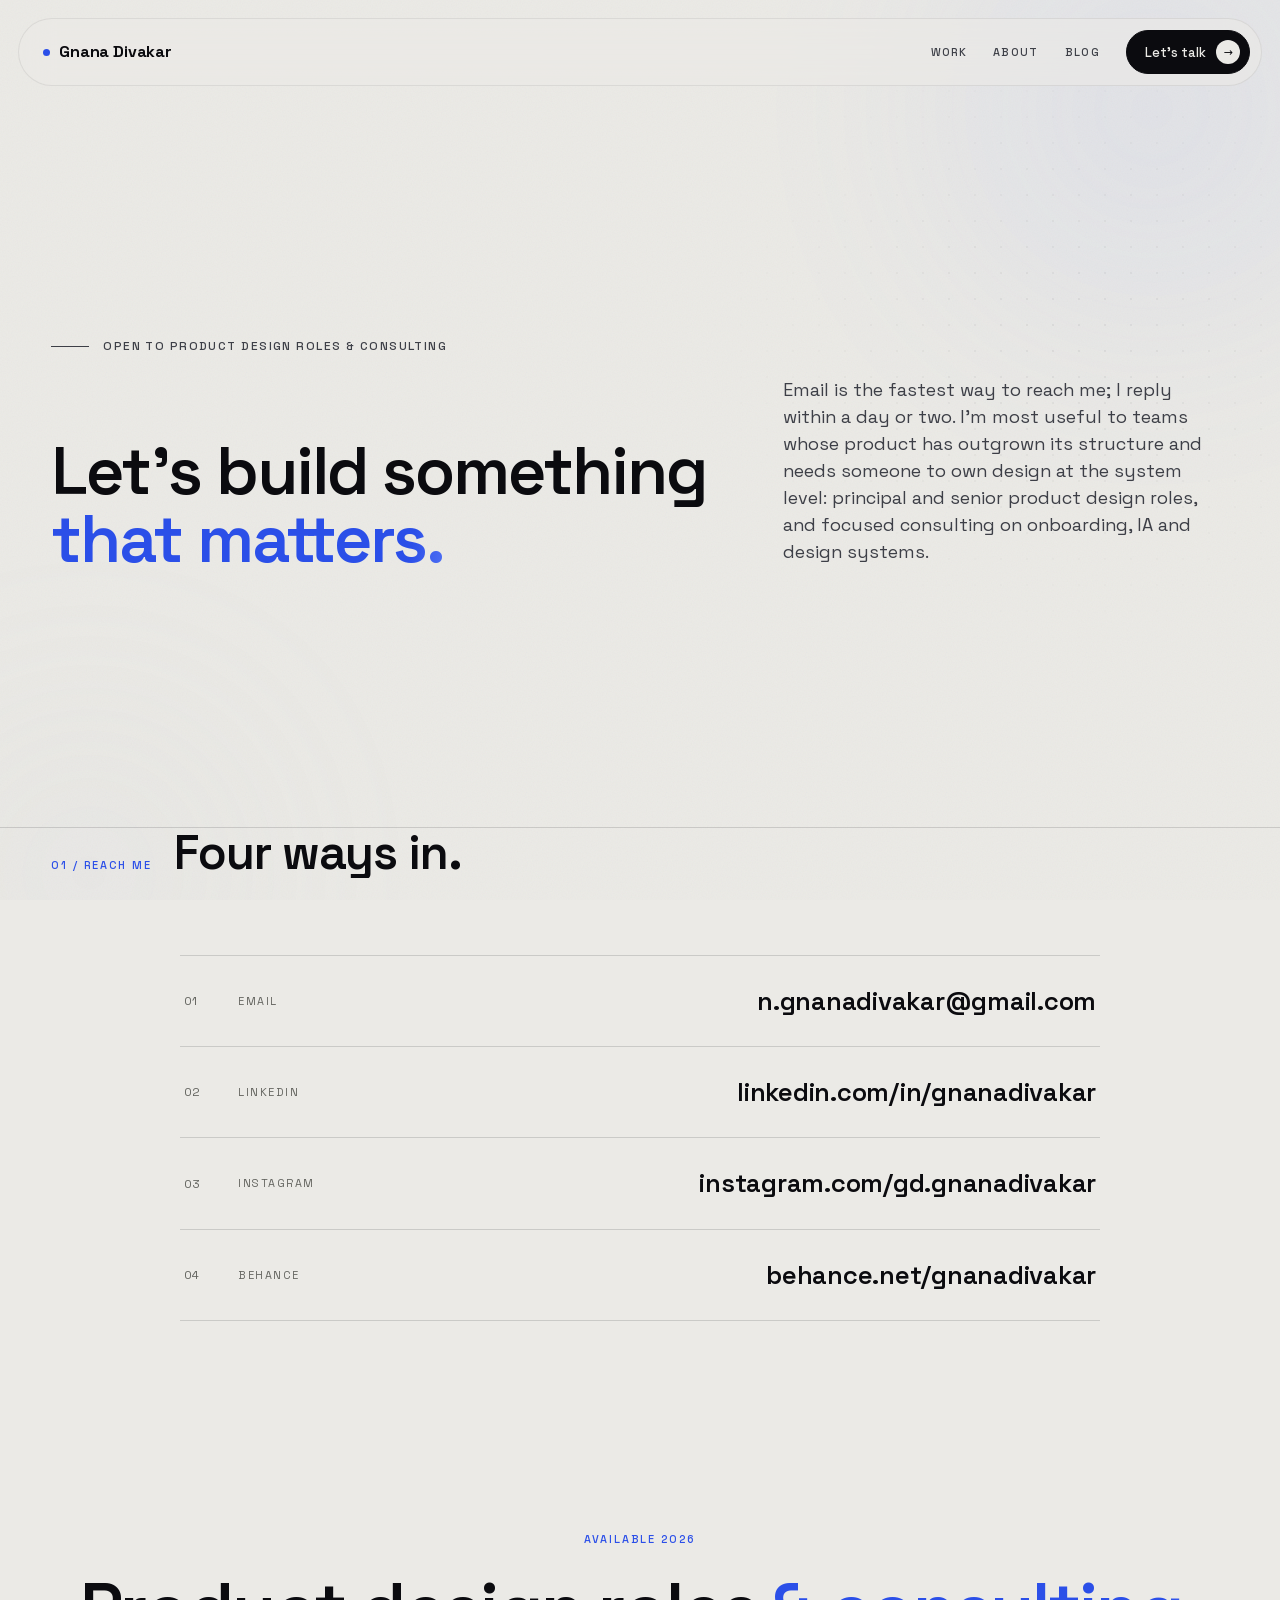
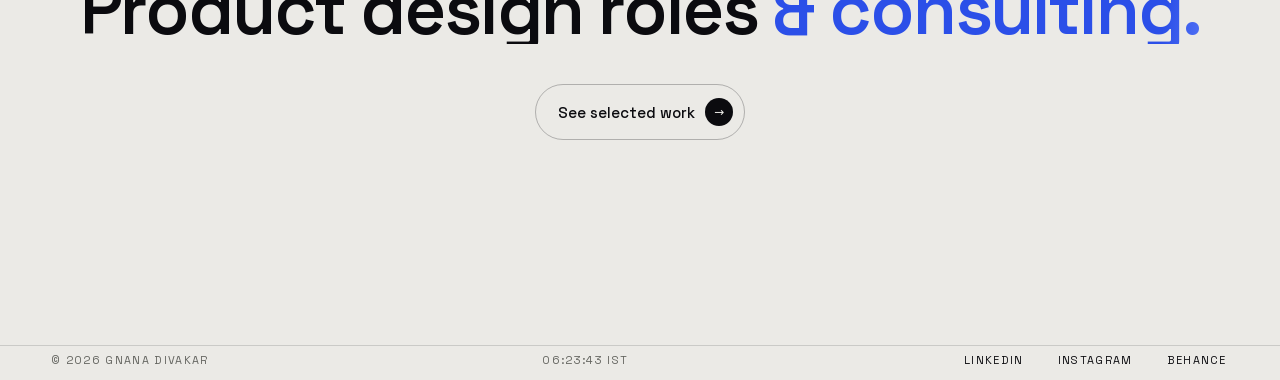
<file: contact.html>
<!DOCTYPE html>
<html lang="en">
<head>
<meta charset="UTF-8" />
<meta name="viewport" content="width=device-width, initial-scale=1.0" />
<title>Contact — Gnana Divakar</title>
<meta name="description" content="Available for principal and senior product design roles, and consulting on complex SaaS and enterprise products." />
<link rel="canonical" href="https://gnanadivakar.in/contact.html" />
<link rel="icon" href="assets/favicon.svg" type="image/svg+xml" />
<meta property="og:type" content="website" />
<meta property="og:site_name" content="Gnana Divakar" />
<meta property="og:url" content="https://gnanadivakar.in/contact.html" />
<meta property="og:title" content="Contact — Gnana Divakar" />
<meta property="og:description" content="Available for principal and senior product design roles, and consulting on complex SaaS and enterprise products." />
<meta property="og:image" content="https://gnanadivakar.in/assets/img/og.jpg" />
<meta property="og:image:width" content="1200" />
<meta property="og:image:height" content="630" />
<meta name="twitter:card" content="summary_large_image" />
<meta name="twitter:title" content="Contact — Gnana Divakar" />
<meta name="twitter:description" content="Available for principal and senior product design roles, and consulting on complex SaaS and enterprise products." />
<meta name="twitter:image" content="https://gnanadivakar.in/assets/img/og.jpg" />
<link rel="stylesheet" href="assets/theme.css" />
</head>
<body>
<div class="grain"></div>
<div class="aurora"><div class="blob a"></div><div class="blob b"></div></div>
<div class="progress"></div>
<div class="cursor"></div>
<div class="cursor-ring"><span class="label">View</span></div>

<header class="site-header">
  <div class="nav-inner">
    <a href="index.html" class="logo" data-cursor><span class="pulse"></span>Gnana Divakar</a>
    <div class="nav-links">
      <a href="work.html" class="navlink" data-cursor>Work</a>
      <a href="about.html" class="navlink" data-cursor>About</a>
      <a href="blog.html" class="navlink" data-cursor>Blog</a>
      <a href="contact.html" class="btn btn-primary btn-sm" data-cursor data-magnetic><span>Let's talk</span><span class="dot">→</span></a>
    </div>
  </div>
</header>

<!-- HERO -->
<header class="hero hero--sub wrap">
  <div class="eyebrow mono"><span class="rule"></span>Open to product design roles &amp; consulting</div>
  <div class="hero-top">
    <h1 class="line-mask"><span>Let's build something <span class="accent">that matters.</span></span></h1>
    <p class="hero-lede reveal">Email is the fastest way to reach me; I reply within a day or two. I'm most useful to teams whose product has outgrown its structure and needs someone to own design at the system level: principal and senior product design roles, and focused consulting on onboarding, IA and design systems.</p>
  </div>
</header>

<!-- CHANNELS -->
<section class="wrap">
  <div class="sec-head">
    <span class="mono num">01 / Reach me</span>
    <h2 class="line-mask"><span>Four ways in.</span></h2>
  </div>
  <div class="channels reveal">
    <a class="channel" href="mailto:n.gnanadivakar@gmail.com" data-cursor><span class="c-num">01</span><span class="c-label">Email</span><span class="c-val">n.gnanadivakar@gmail.com</span></a>
    <a class="channel" href="https://www.linkedin.com/in/gnanadivakar" target="_blank" rel="noopener" data-cursor><span class="c-num">02</span><span class="c-label">LinkedIn</span><span class="c-val">linkedin.com/in/gnanadivakar</span></a>
    <a class="channel" href="https://www.instagram.com/gd.gnanadivakar" target="_blank" rel="noopener" data-cursor><span class="c-num">03</span><span class="c-label">Instagram</span><span class="c-val">instagram.com/gd.gnanadivakar</span></a>
    <a class="channel" href="https://www.behance.net/gnanadivakar" target="_blank" rel="noopener" data-cursor><span class="c-num">04</span><span class="c-label">Behance</span><span class="c-val">behance.net/gnanadivakar</span></a>
  </div>
</section>

<!-- CONTACT -->
<section id="contact" class="contact wrap">
  <span class="mono reveal">Available 2026</span>
  <h2 class="line-mask"><span>Product design roles <em>&amp; consulting.</em></span></h2>
  <a href="work.html" class="btn btn-secondary reveal" data-cursor data-magnetic><span>See selected work</span><span class="dot">→</span></a>
</section>

<footer class="wrap">
  <div class="foot-grid">
    <span>© 2026 Gnana Divakar</span>
    <span data-clock>— local time</span>
    <div class="socials">
      <a href="https://www.linkedin.com/in/gnanadivakar" target="_blank" rel="noopener" data-cursor>LinkedIn</a>
      <a href="https://www.instagram.com/gd.gnanadivakar" target="_blank" rel="noopener" data-cursor>Instagram</a>
      <a href="https://www.behance.net/gnanadivakar" target="_blank" rel="noopener" data-cursor>Behance</a>
    </div>
  </div>
</footer>
<script src="assets/lenis.min.js"></script>
<script src="assets/theme.js"></script>
</body>
</html>
</file>
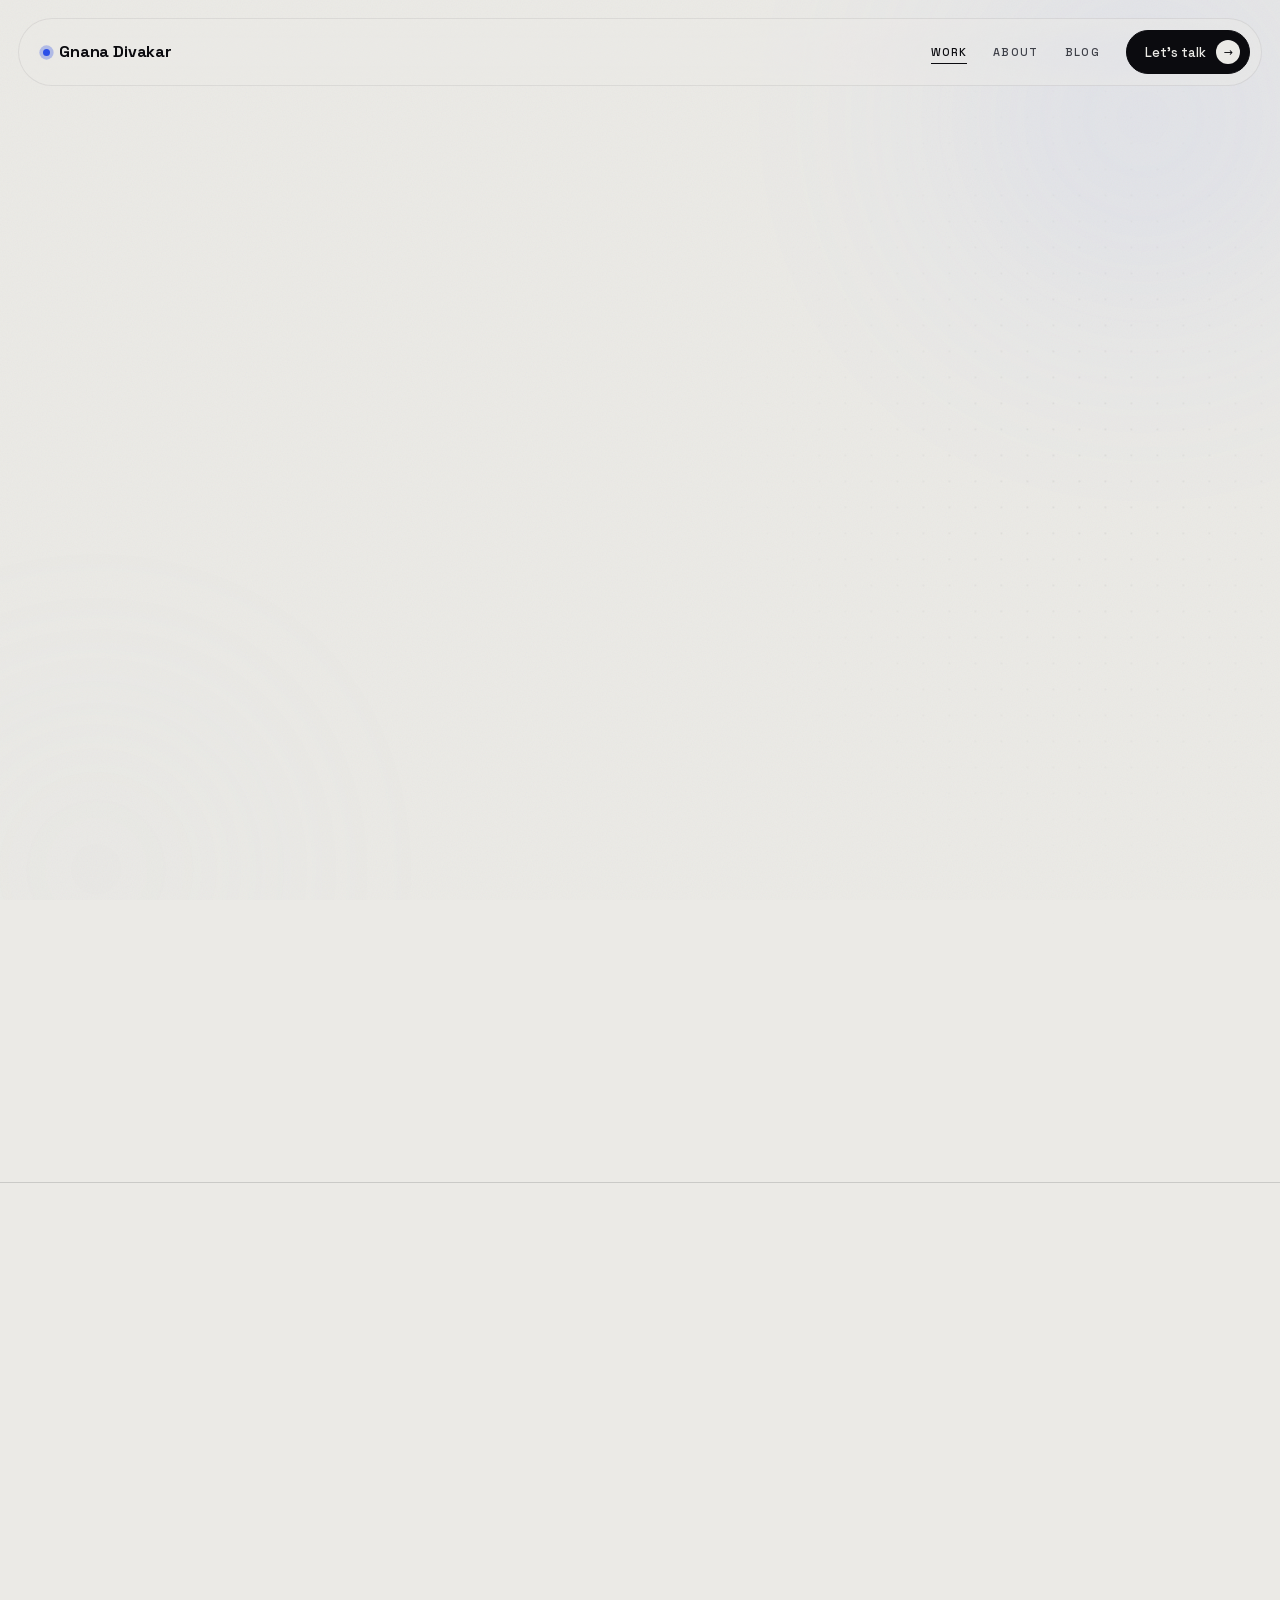
<file: work-amplify.html>
<!DOCTYPE html>
<html lang="en">
<head>
<meta charset="UTF-8" />
<title>Moved — Gnana Divakar</title>
<link rel="canonical" href="https://gnanadivakar.in/work/amplify.html" />
<meta http-equiv="refresh" content="0; url=work/amplify.html" />
<meta name="robots" content="noindex" />
</head>
<body>
<p>This page has moved to <a href="work/amplify.html">https://gnanadivakar.in/work/amplify.html</a>.</p>
</body>
</html>
</file>
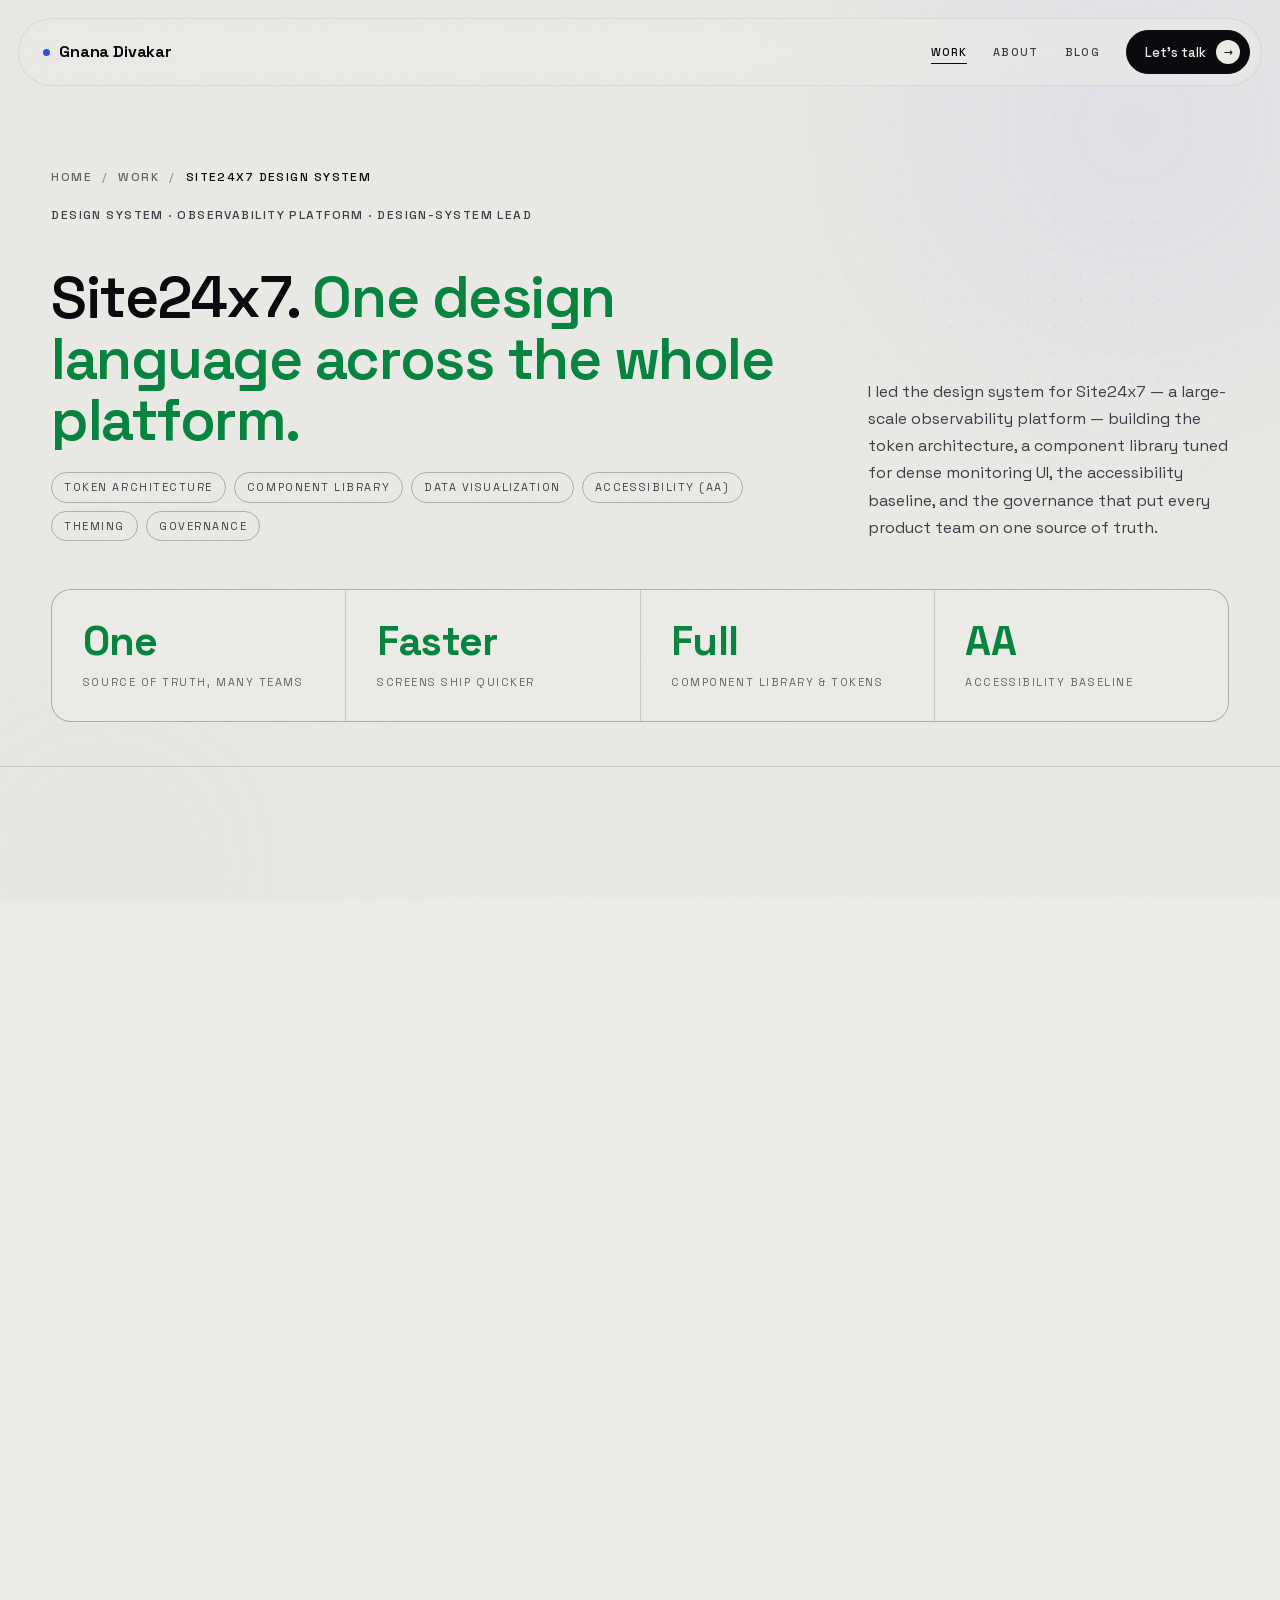
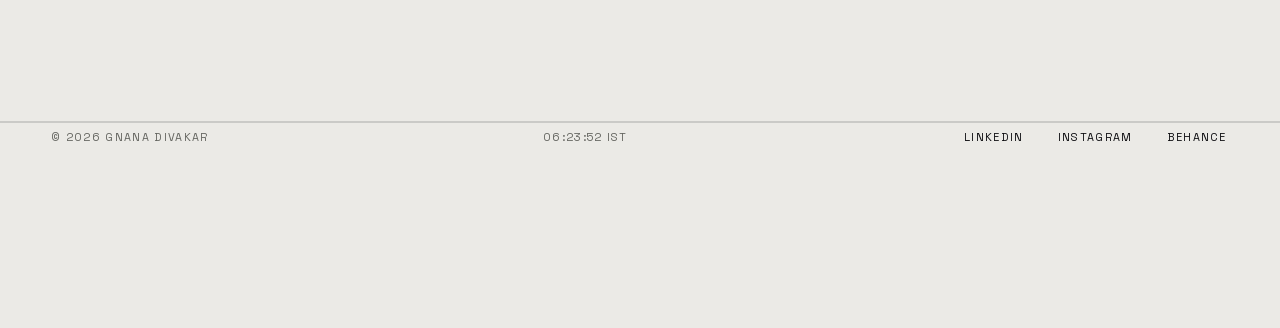
<file: work-systems.html>
<!DOCTYPE html>
<html lang="en">
<head>
<meta charset="UTF-8" />
<title>Moved — Gnana Divakar</title>
<link rel="canonical" href="https://gnanadivakar.in/work/core-systems.html" />
<meta http-equiv="refresh" content="0; url=work/core-systems.html" />
<meta name="robots" content="noindex" />
</head>
<body>
<p>This page has moved to <a href="work/core-systems.html">https://gnanadivakar.in/work/core-systems.html</a>.</p>
</body>
</html>
</file>
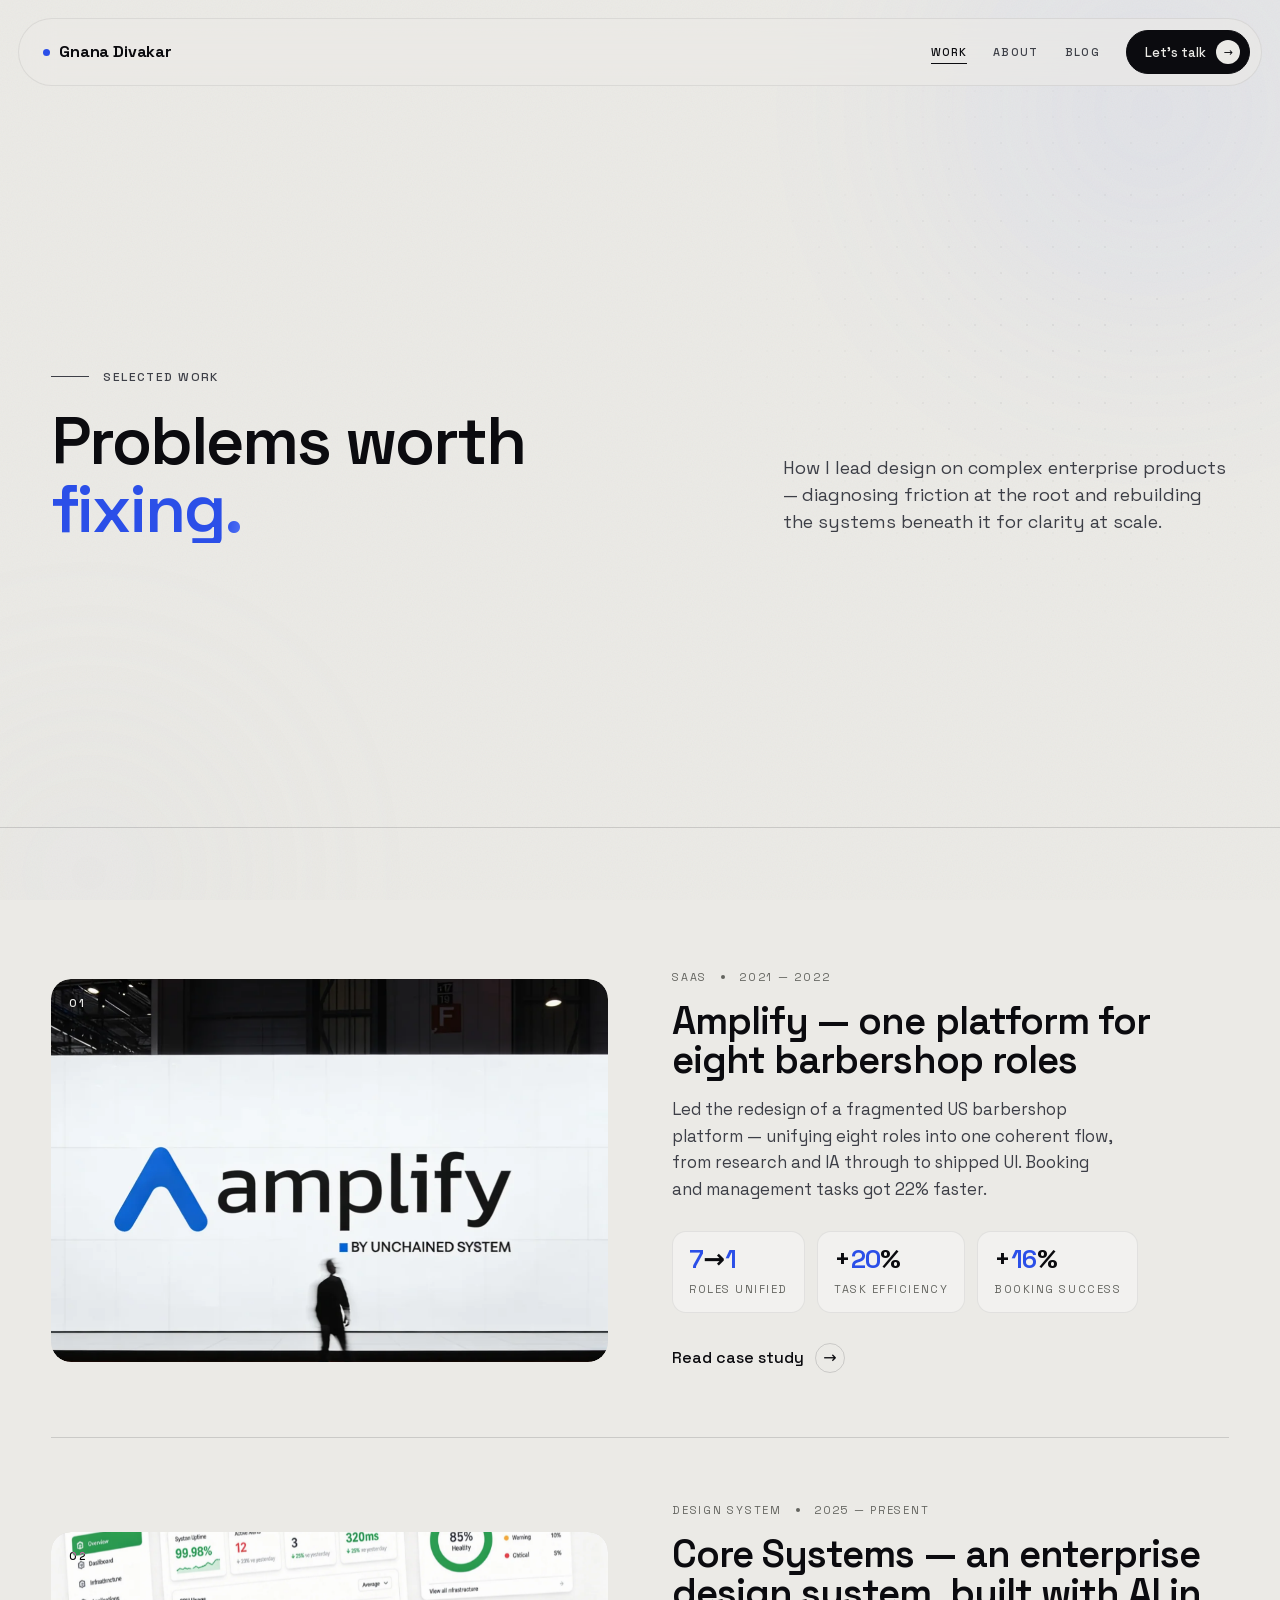
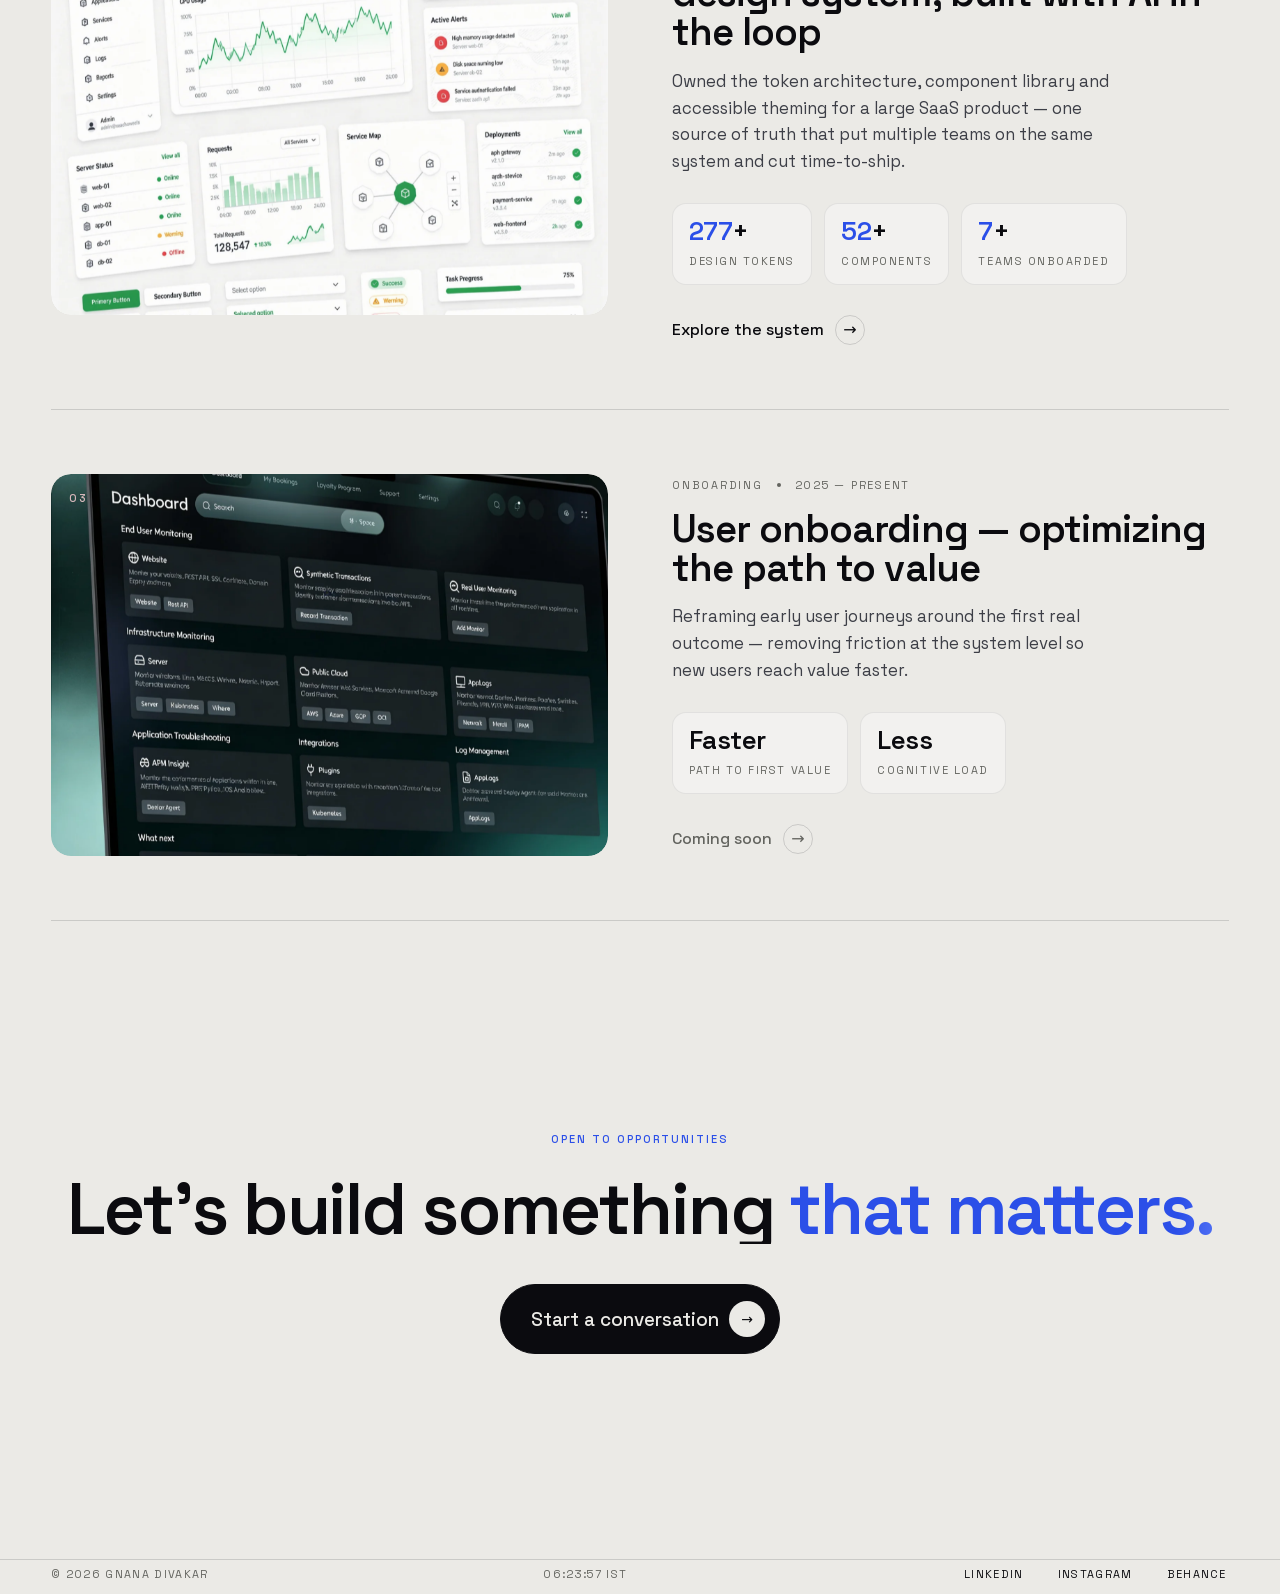
<file: work.html>
<!DOCTYPE html>
<html lang="en">
<head>
<meta charset="UTF-8" />
<meta name="viewport" content="width=device-width, initial-scale=1.0" />
<title>Work — Gnana Divakar</title>
<meta name="description" content="Selected case studies by Gnana Divakar — unifying a multi-role SaaS platform and building an AI-driven enterprise design system." />
<link rel="canonical" href="https://gnanadivakar.in/work.html" />
<link rel="icon" href="assets/favicon.svg" type="image/svg+xml" />
<meta property="og:type" content="website" />
<meta property="og:site_name" content="Gnana Divakar" />
<meta property="og:url" content="https://gnanadivakar.in/work.html" />
<meta property="og:title" content="Work — Gnana Divakar" />
<meta property="og:description" content="Selected case studies by Gnana Divakar — unifying a multi-role SaaS platform and building an AI-driven enterprise design system." />
<meta property="og:image" content="https://gnanadivakar.in/assets/img/og.jpg" />
<meta property="og:image:width" content="1200" />
<meta property="og:image:height" content="630" />
<meta name="twitter:card" content="summary_large_image" />
<meta name="twitter:title" content="Work — Gnana Divakar" />
<meta name="twitter:description" content="Selected case studies by Gnana Divakar — unifying a multi-role SaaS platform and building an AI-driven enterprise design system." />
<meta name="twitter:image" content="https://gnanadivakar.in/assets/img/og.jpg" />
<link rel="stylesheet" href="assets/theme.css" />
</head>
<body>
<div class="grain"></div>
<div class="aurora"><div class="blob a"></div><div class="blob b"></div></div>
<div class="progress"></div>
<div class="cursor"></div>
<div class="cursor-ring"><span class="label">View</span></div>

<header class="site-header">
  <div class="nav-inner">
    <a href="index.html" class="logo" data-cursor><span class="pulse"></span>Gnana Divakar</a>
    <div class="nav-links">
      <a href="work.html" class="navlink active" data-cursor>Work</a>
      <a href="about.html" class="navlink" data-cursor>About</a>
      <a href="blog.html" class="navlink" data-cursor>Blog</a>
      <a href="contact.html" class="btn btn-primary btn-sm" data-cursor data-magnetic><span>Let's talk</span><span class="dot">→</span></a>
    </div>
  </div>
</header>

<!-- HERO -->
<header class="hero hero--sub wrap">
  <div class="eyebrow mono"><span class="rule"></span>Selected Work</div>
  <div class="hero-top">
    <h1 class="line-mask"><span>Problems worth <span class="accent">fixing.</span></span></h1>
    <p class="hero-lede reveal">How I lead design on complex enterprise products — diagnosing friction at the root and rebuilding the systems beneath it for clarity at scale.</p>
  </div>
</header>

<!-- WORK -->
<section id="work" class="wrap" style="padding-top:clamp(40px,6vw,80px)">
  <a class="case" href="work/amplify.html" data-cursor="view" aria-label="Read the Amplify case study" style="border-top:0">
    <div class="case-media"><span class="case-idx mono">01</span>
      <div class="frame"><img data-parallax src="assets/img/case-amplify.webp" alt="Amplify unified dashboard mockup"></div>
    </div>
    <div class="case-body reveal">
      <div class="meta">SaaS<span class="dot"></span>2021 — 2022</div>
      <h3>Amplify — one platform for eight barbershop roles</h3>
      <p>Led the redesign of a fragmented US barbershop platform — unifying eight roles into one coherent flow, from research and IA through to shipped UI. Booking and management tasks got 22% faster.</p>
      <div class="metrics">
        <div class="metric"><div class="v"><em data-count="8">8</em>→<em data-count="1">1</em></div><div class="k">roles unified</div></div>
        <div class="metric"><div class="v">+<em data-count="22">22</em>%</div><div class="k">task efficiency</div></div>
        <div class="metric"><div class="v">+<em data-count="18">18</em>%</div><div class="k">booking success</div></div>
      </div>
      <span class="case-link">Read case study <span class="arw">→</span></span>
    </div>
  </a>

  <a class="case" href="work/core-systems.html" data-cursor="view" aria-label="Explore the Core Systems case study">
    <div class="case-media"><span class="case-idx mono">02</span>
      <div class="frame"><img data-parallax src="assets/img/case-systems.webp" alt="Design system component library mockup"></div>
    </div>
    <div class="case-body reveal">
      <div class="meta">Design System<span class="dot"></span>2025 — Present</div>
      <h3>Core Systems — an enterprise design system, built with AI in the loop</h3>
      <p>Owned the token architecture, component library and accessible theming for a large SaaS product — one source of truth that put multiple teams on the same system and cut time-to-ship.</p>
      <div class="metrics">
        <div class="metric"><div class="v"><em data-count="320">320</em>+</div><div class="k">design tokens</div></div>
        <div class="metric"><div class="v"><em data-count="60">60</em>+</div><div class="k">components</div></div>
        <div class="metric"><div class="v"><em data-count="8">8</em>+</div><div class="k">teams onboarded</div></div>
      </div>
      <span class="case-link">Explore the system <span class="arw">→</span></span>
    </div>
  </a>

  <article class="case">
    <div class="case-media" data-cursor="view"><span class="case-idx mono">03</span>
      <div class="frame"><img data-parallax src="assets/img/case-onboarding.webp" alt="Onboarding dashboard mockup"></div>
    </div>
    <div class="case-body reveal">
      <div class="meta">Onboarding<span class="dot"></span>2025 — Present</div>
      <h3>User onboarding — optimizing the path to value</h3>
      <p>Reframing early user journeys around the first real outcome — removing friction at the system level so new users reach value faster.</p>
      <div class="metrics">
        <div class="metric"><div class="v">Faster</div><div class="k">path to first value</div></div>
        <div class="metric"><div class="v">Less</div><div class="k">cognitive load</div></div>
      </div>
      <span class="case-link soon" data-cursor>Coming soon <span class="arw">→</span></span>
    </div>
  </article>
</section>

<!-- CONTACT -->
<section id="contact" class="contact wrap">
  <span class="mono reveal">Open to opportunities</span>
  <h2 class="line-mask"><span>Let's build something <em>that matters.</em></span></h2>
  <a href="contact.html" class="btn btn-primary btn-lg reveal" data-cursor data-magnetic><span>Start a conversation</span><span class="dot">→</span></a>
</section>

<footer class="wrap">
  <div class="foot-grid">
    <span>© 2026 Gnana Divakar</span>
    <span data-clock>— local time</span>
    <div class="socials">
      <a href="https://www.linkedin.com/in/gnanadivakar" target="_blank" rel="noopener" data-cursor>LinkedIn</a>
      <a href="https://www.instagram.com/gd.gnanadivakar" target="_blank" rel="noopener" data-cursor>Instagram</a>
      <a href="https://www.behance.net/gnanadivakar" target="_blank" rel="noopener" data-cursor>Behance</a>
    </div>
  </div>
</footer>
<script src="assets/lenis.min.js"></script>
<script src="assets/theme.js"></script>
</body>
</html>
</file>
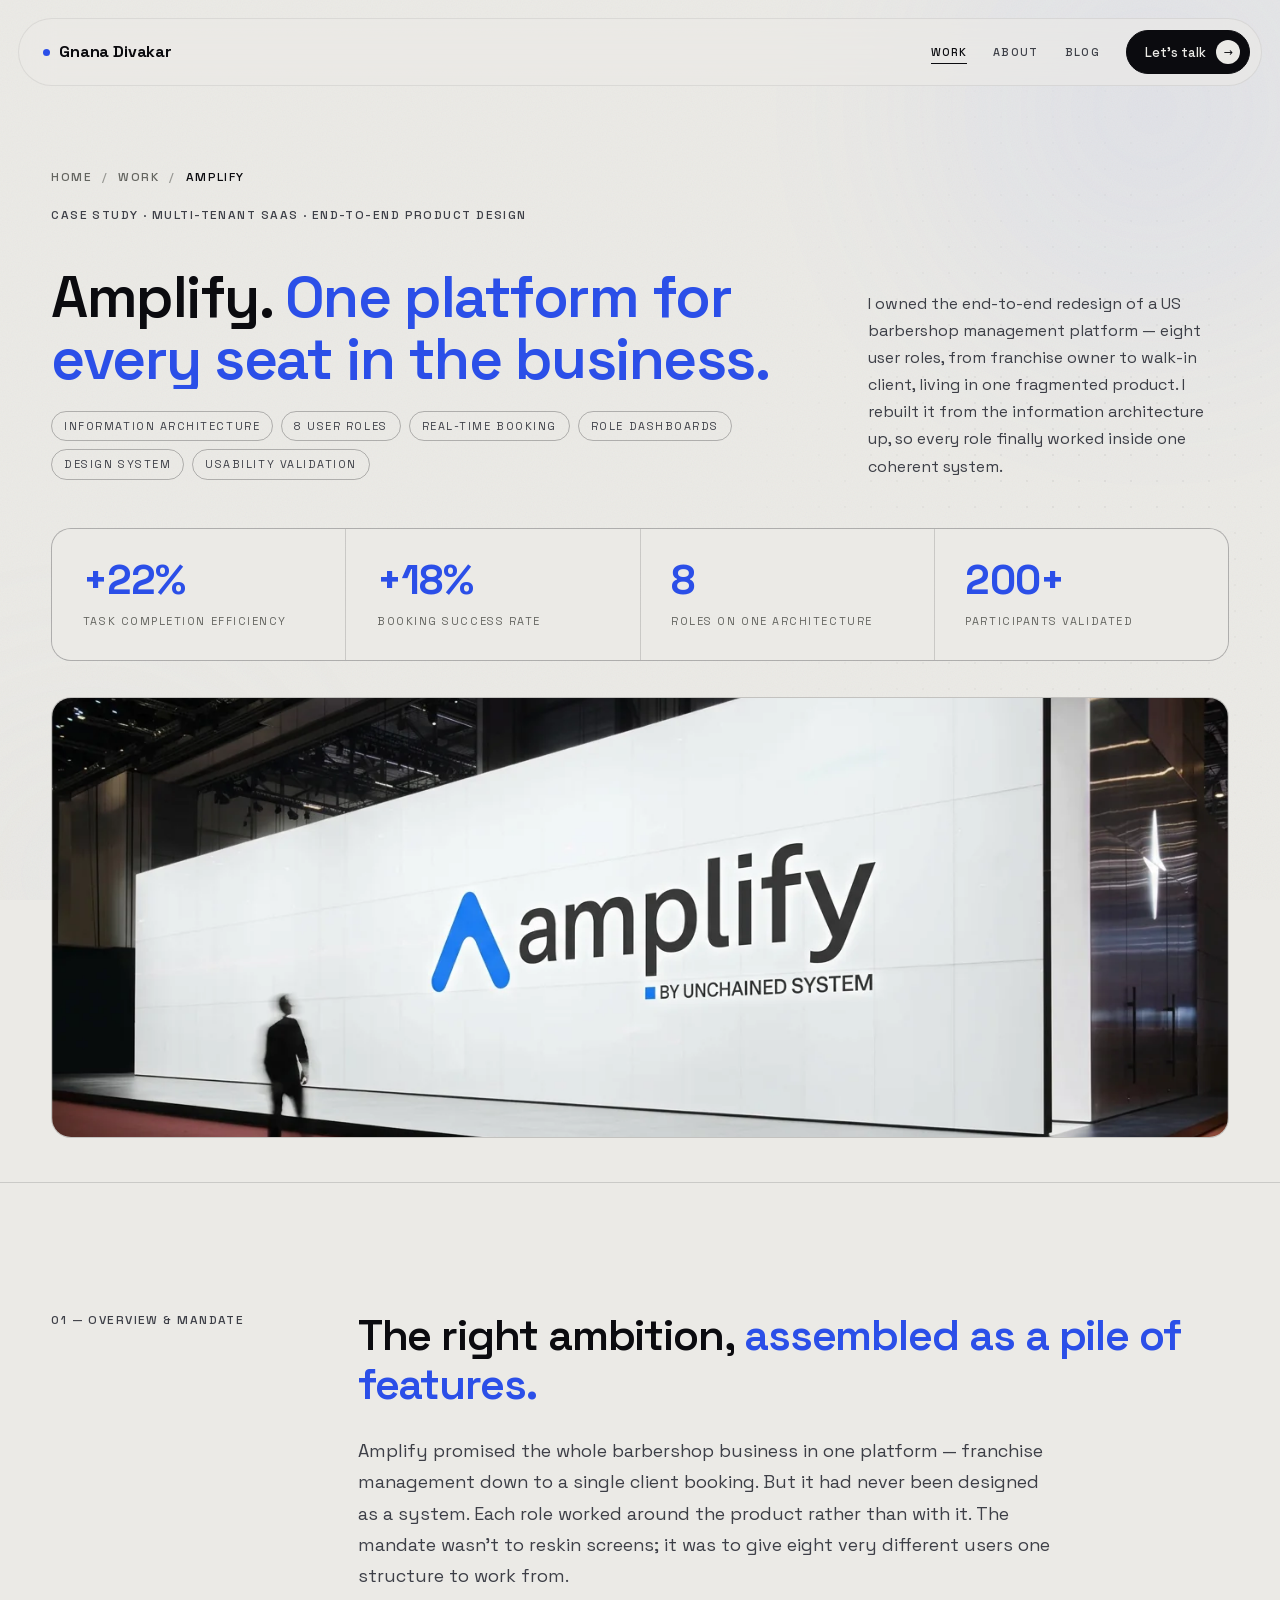
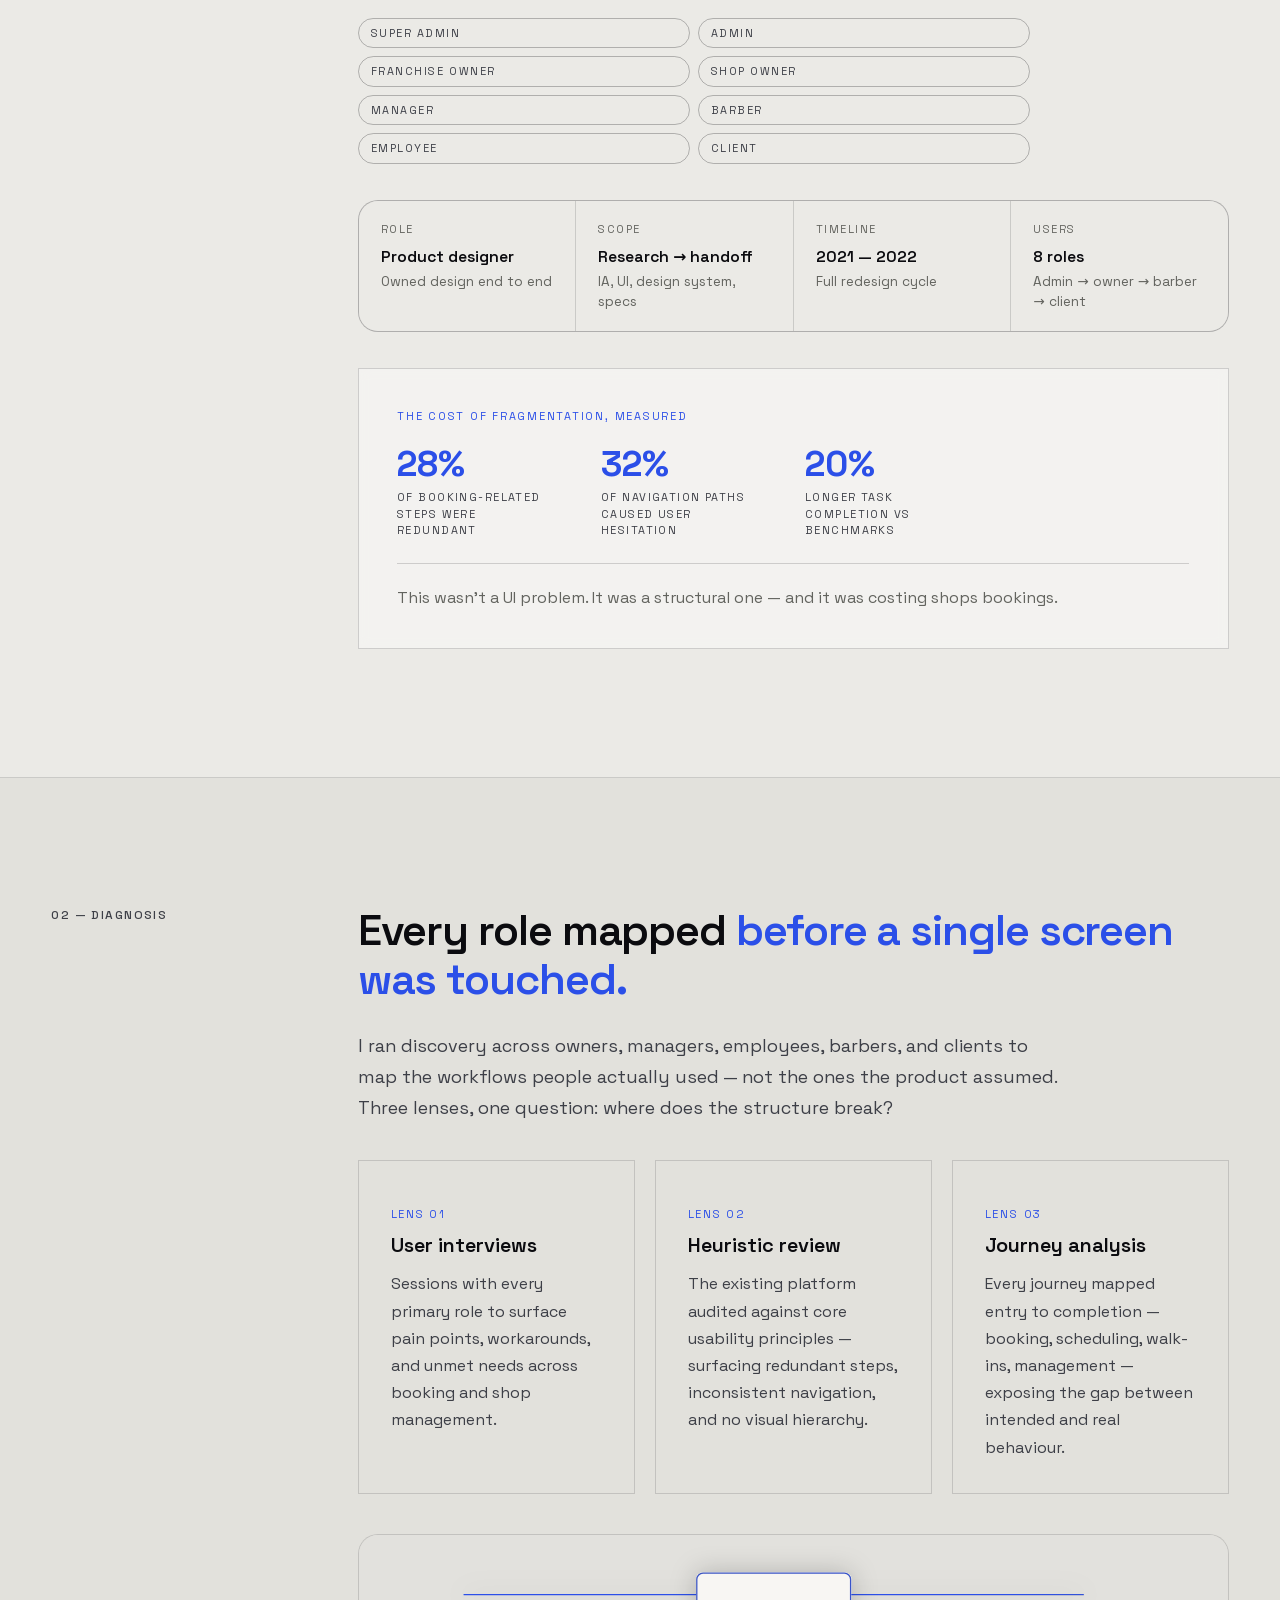
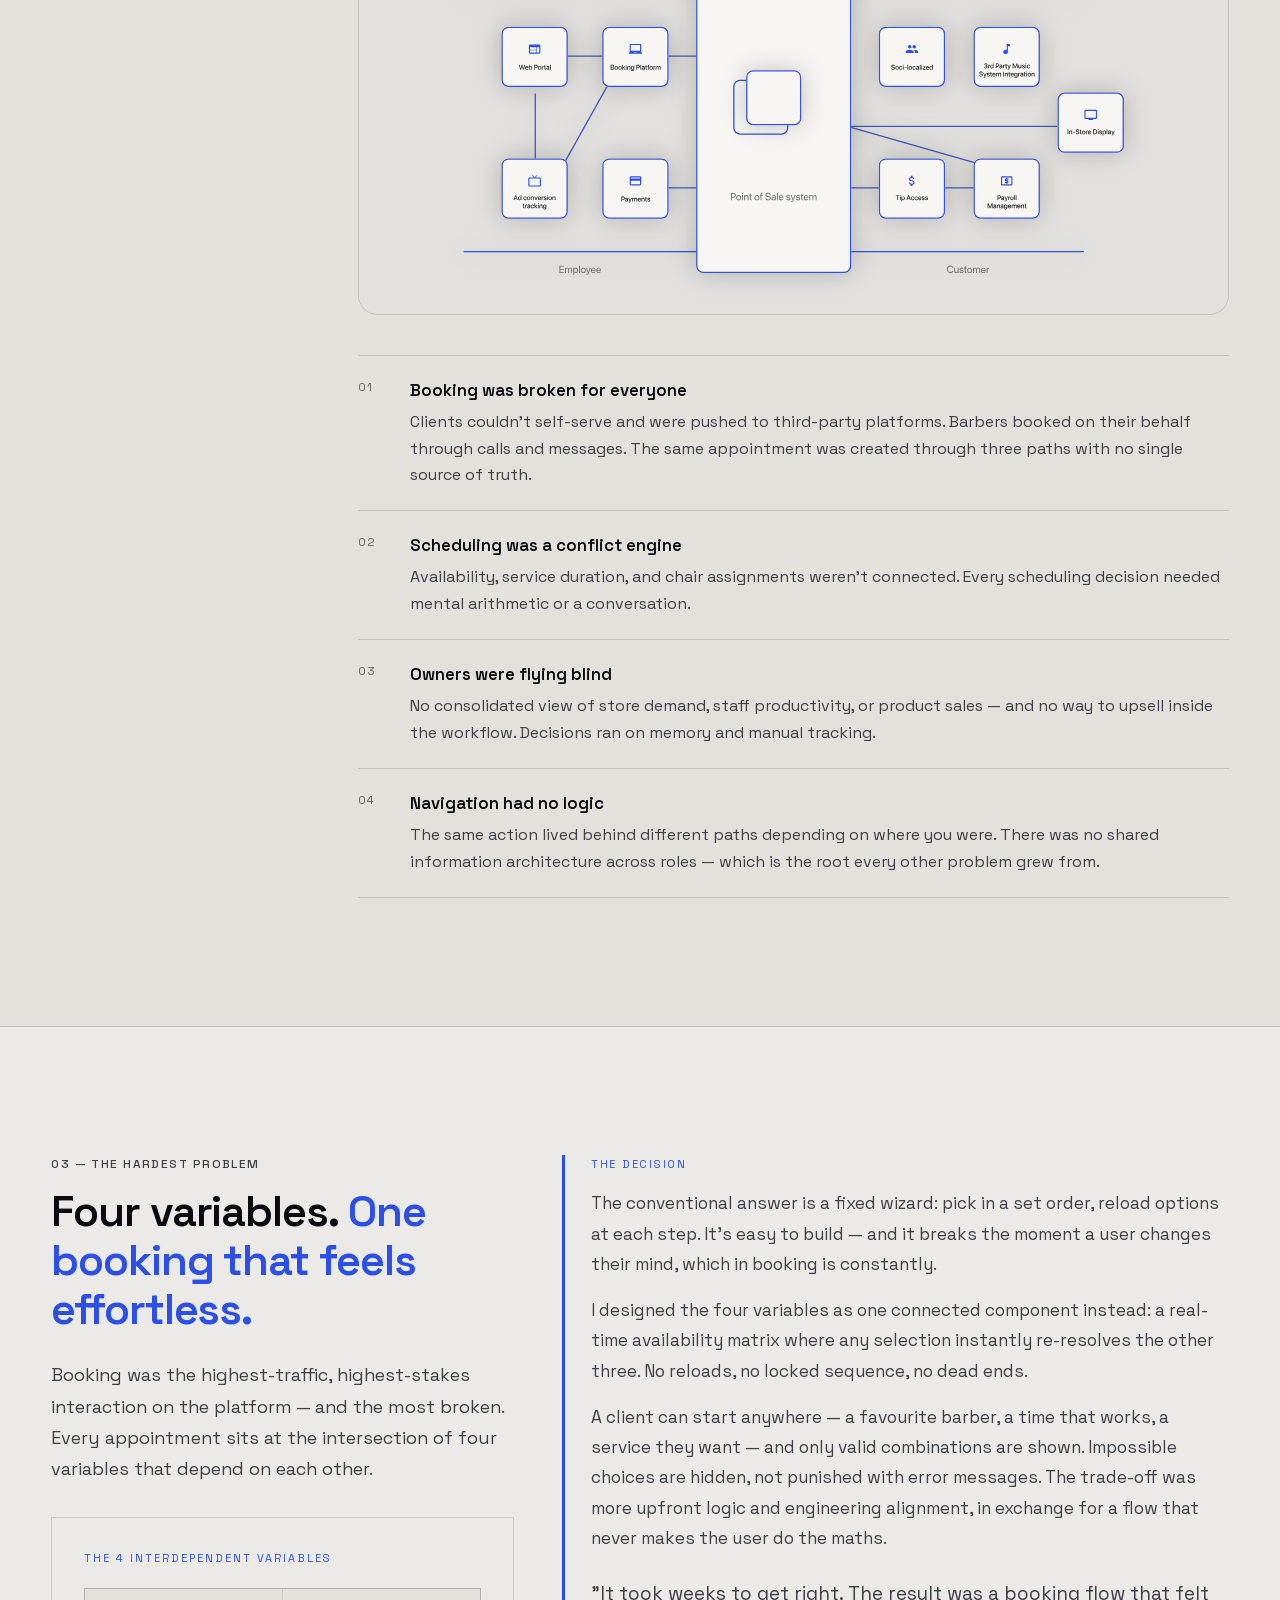
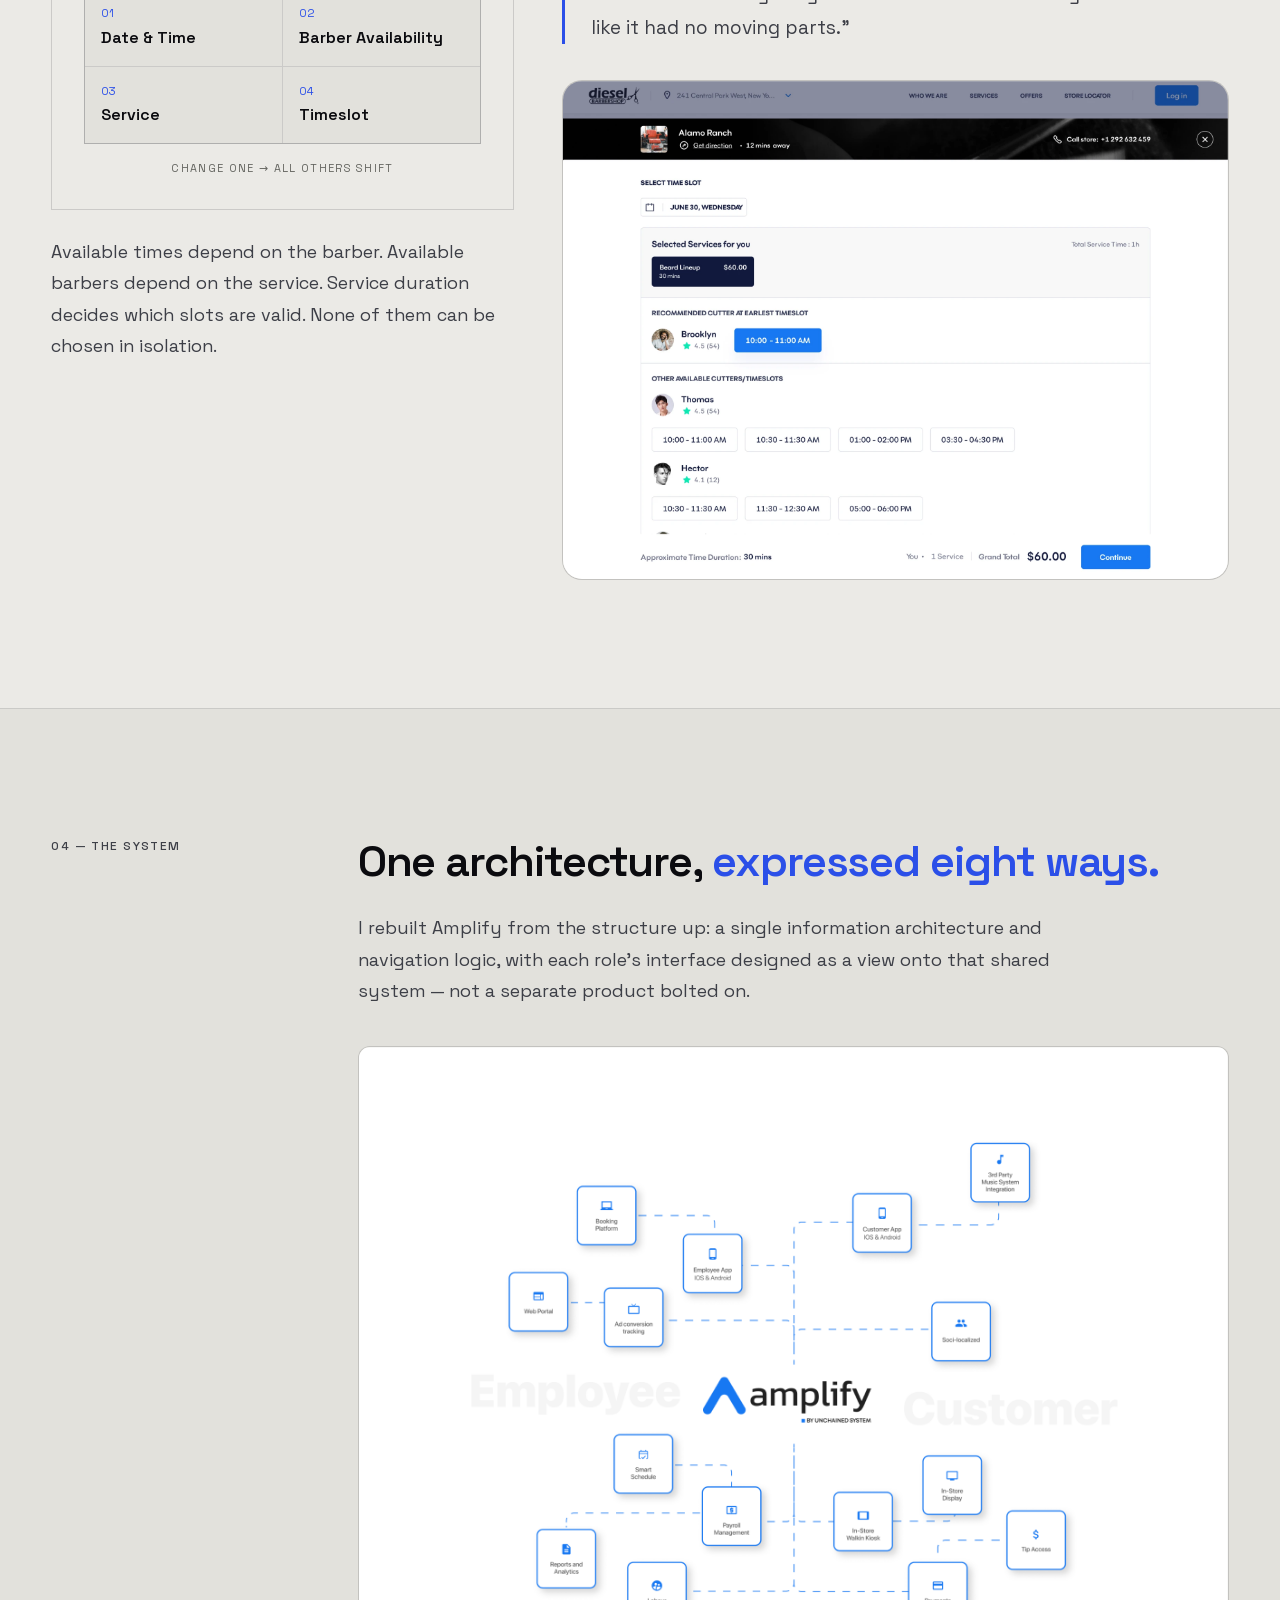
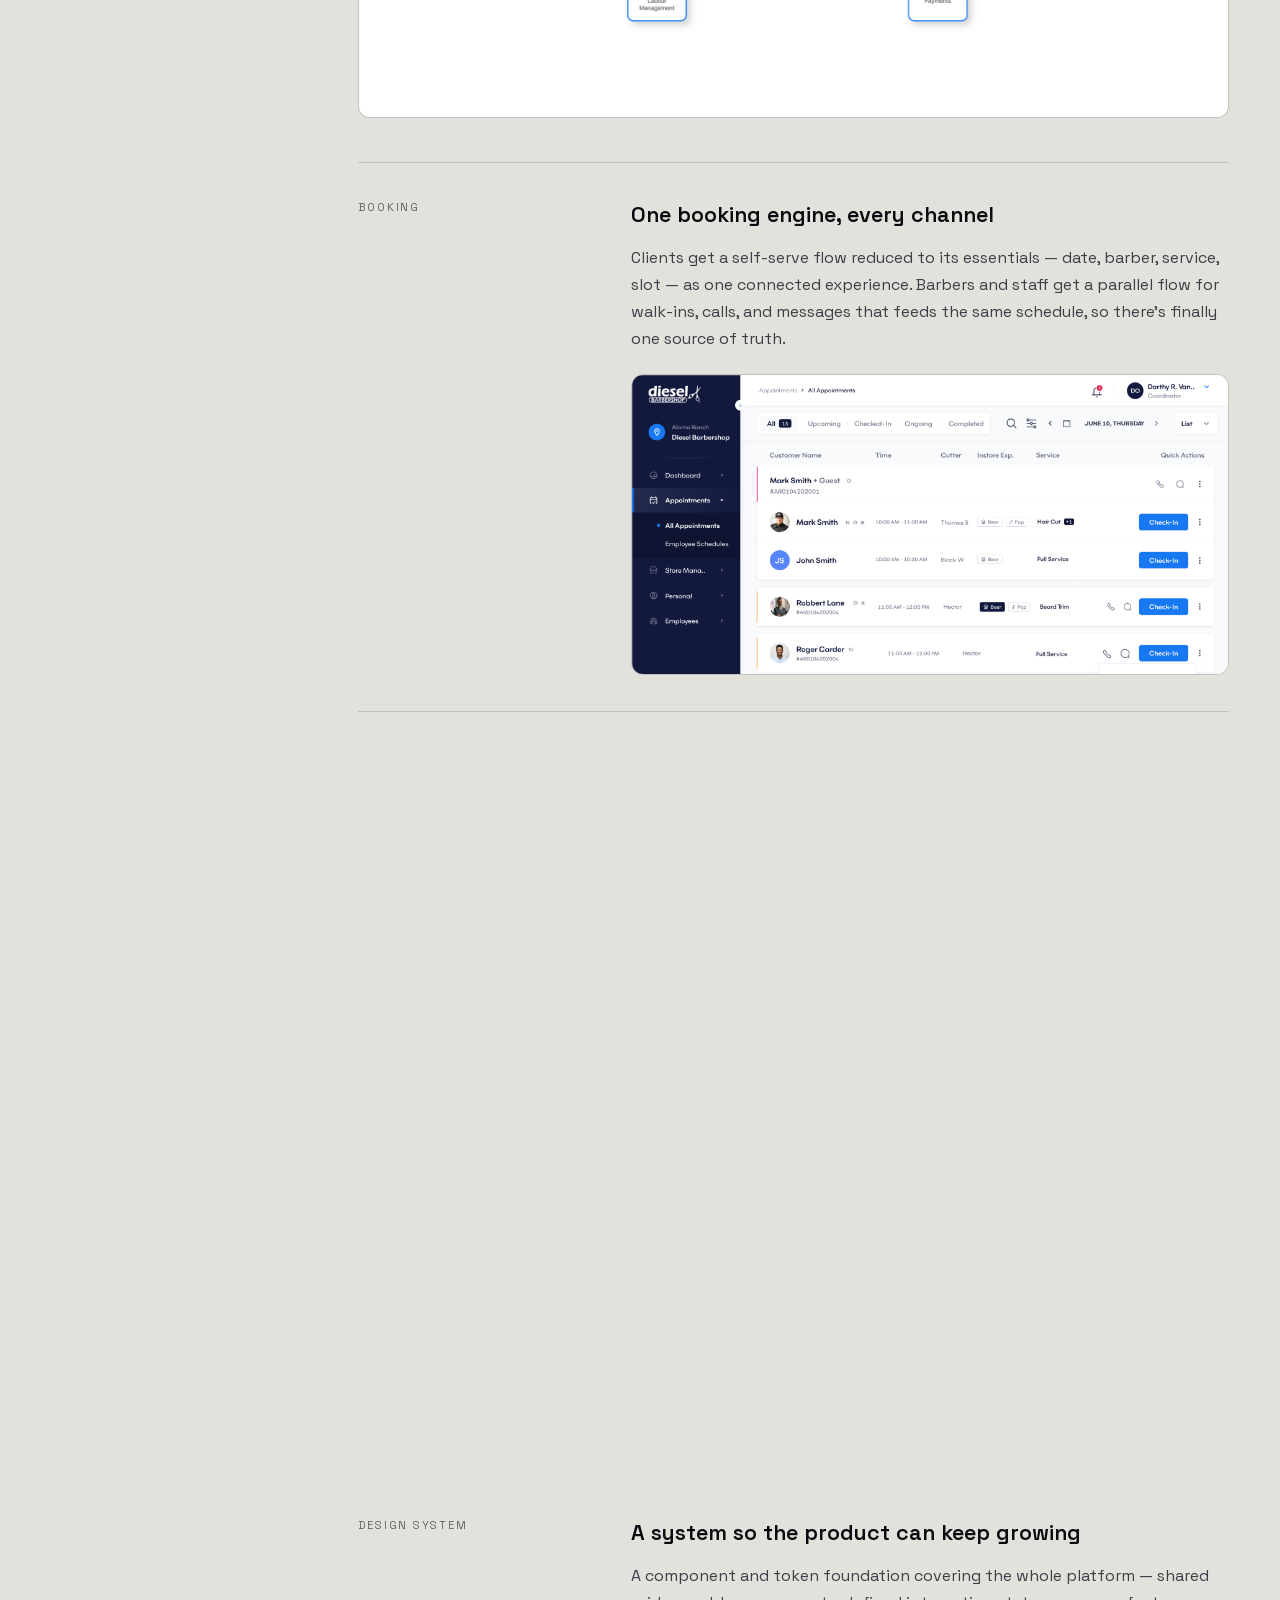
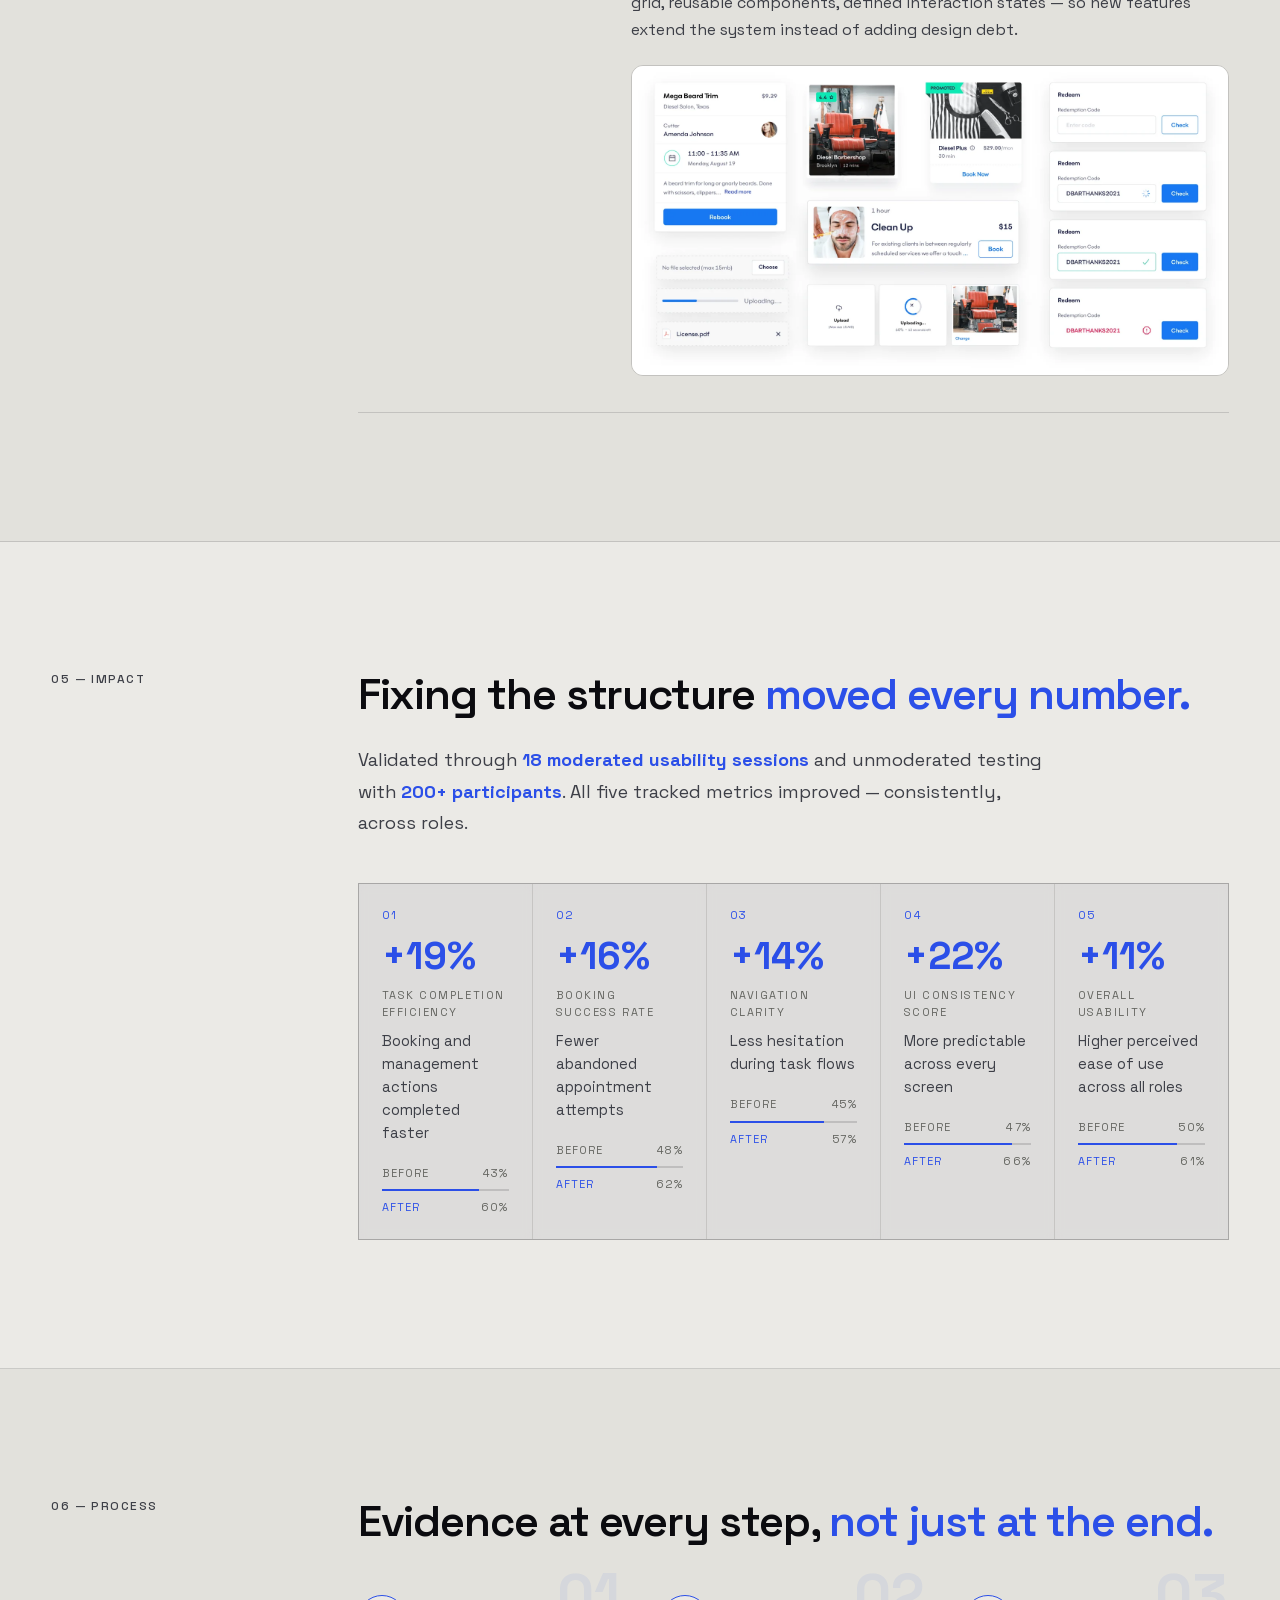
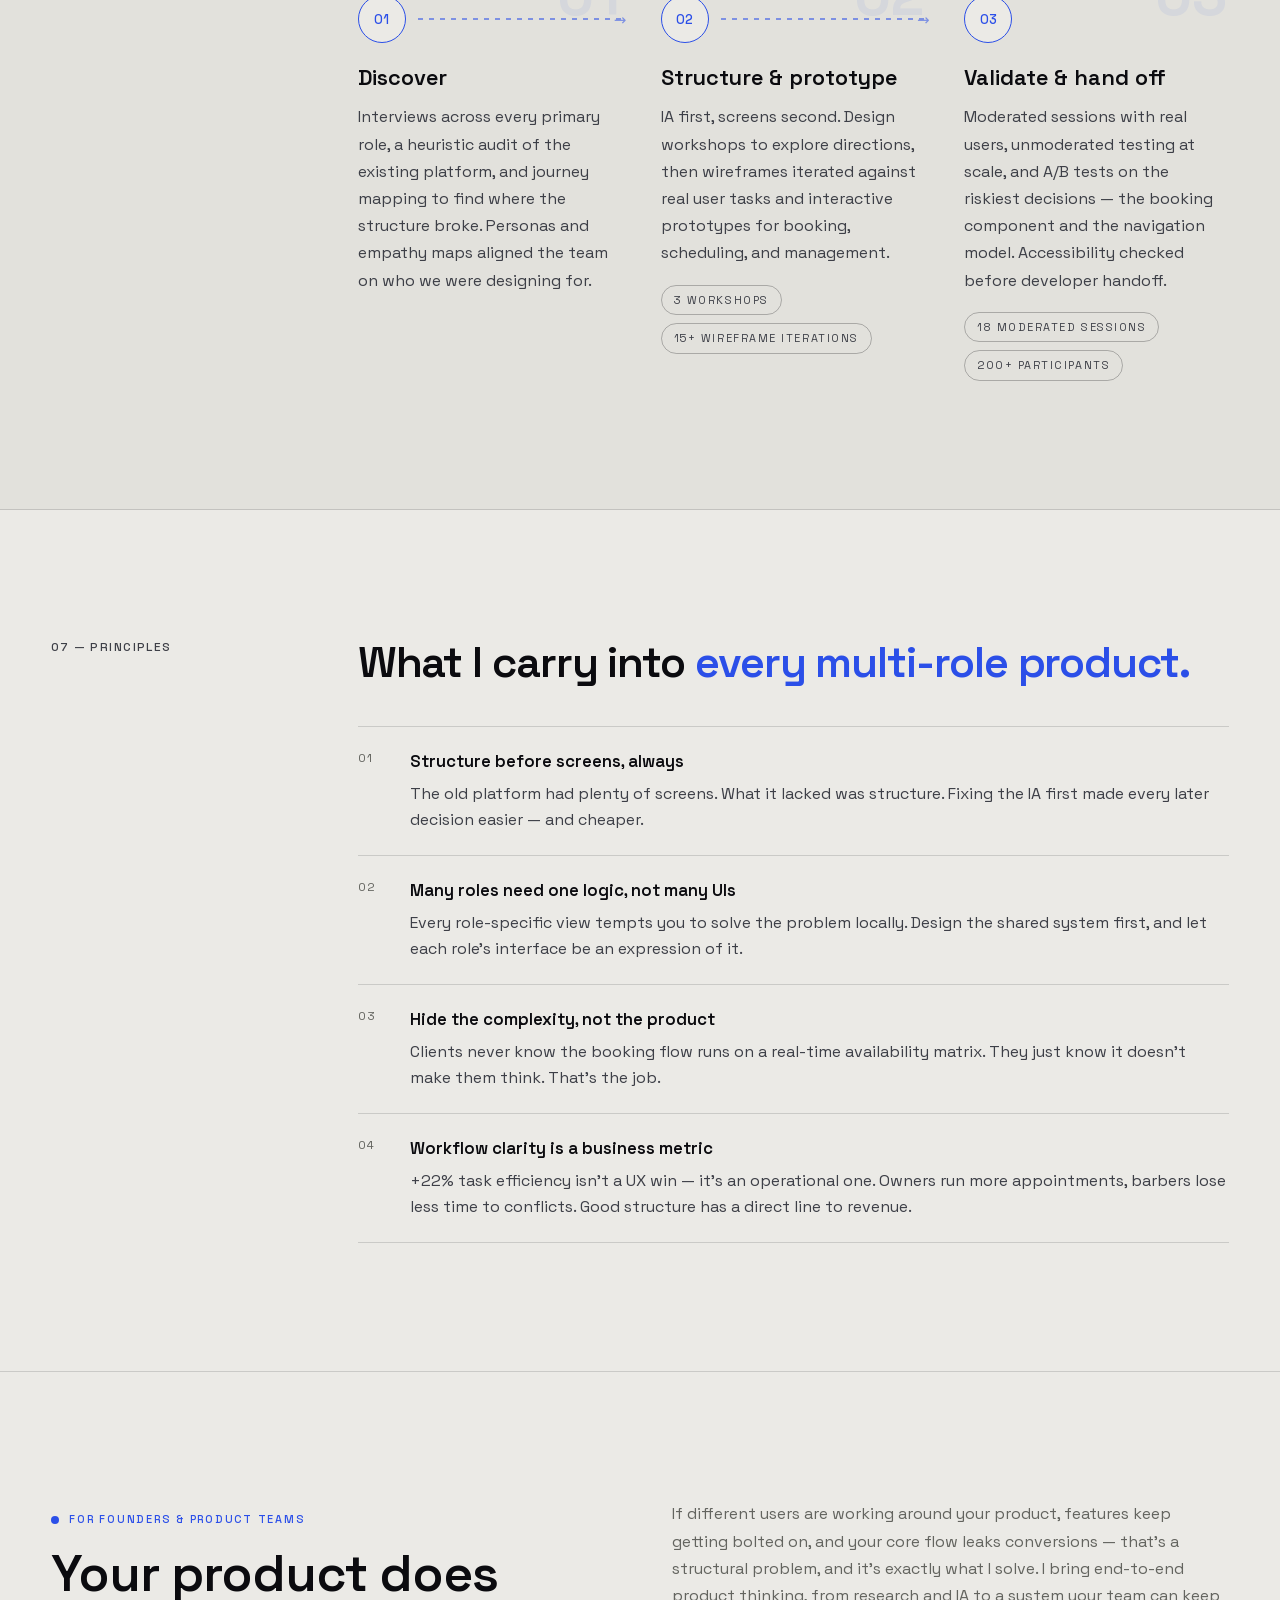
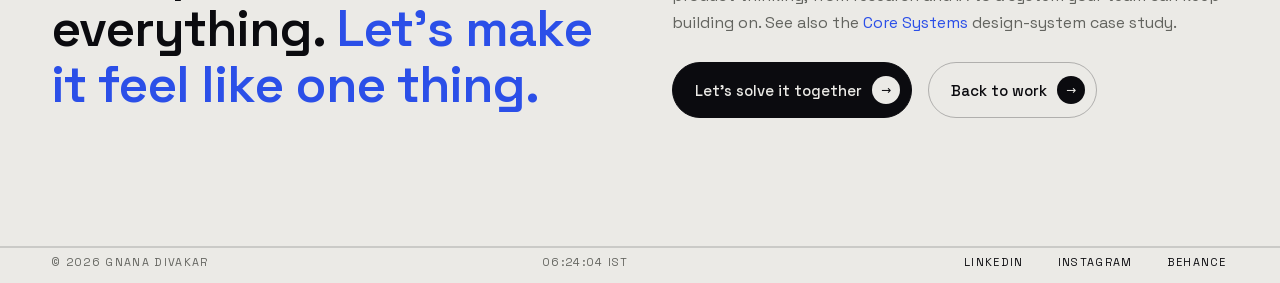
<file: work/amplify.html>
<!DOCTYPE html>
<html lang="en">
<head>
<meta charset="UTF-8" />
<meta name="viewport" content="width=device-width, initial-scale=1.0" />
<title>Amplify — Multi-Role SaaS Platform Redesign · Gnana Divakar</title>
<meta name="description" content="Amplify — owning the end-to-end redesign of a multi-tenant barbershop SaaS platform: one information architecture for 8 user roles, a real-time booking engine, and +22% task efficiency." />
<link rel="canonical" href="https://gnanadivakar.in/work/amplify.html" />
<link rel="icon" href="../assets/favicon.svg" type="image/svg+xml" />
<meta property="og:type" content="website" />
<meta property="og:site_name" content="Gnana Divakar" />
<meta property="og:url" content="https://gnanadivakar.in/work/amplify.html" />
<meta property="og:title" content="Amplify — Multi-Role SaaS Platform Redesign · Gnana Divakar" />
<meta property="og:description" content="Owning the end-to-end redesign of a multi-tenant SaaS platform: one architecture for 8 user roles, a real-time booking engine, +22% task efficiency, +18% booking success." />
<meta property="og:image" content="https://gnanadivakar.in/assets/img/og.jpg" />
<meta property="og:image:width" content="1200" />
<meta property="og:image:height" content="630" />
<meta name="twitter:card" content="summary_large_image" />
<meta name="twitter:title" content="Amplify — Multi-Role SaaS Platform Redesign · Gnana Divakar" />
<meta name="twitter:description" content="Owning the end-to-end redesign of a multi-tenant SaaS platform: one architecture for 8 user roles, a real-time booking engine, +22% task efficiency, +18% booking success." />
<meta name="twitter:image" content="https://gnanadivakar.in/assets/img/og.jpg" />
<link rel="stylesheet" href="../assets/theme.css" />
</head>
<body>
<div class="grain"></div>
<div class="aurora"><div class="blob a"></div><div class="blob b"></div></div>
<div class="progress"></div>
<div class="cursor"></div>
<div class="cursor-ring"><span class="label">View</span></div>

<header class="site-header">
  <div class="nav-inner">
    <a href="../index.html" class="logo" data-cursor><span class="pulse"></span>Gnana Divakar</a>
    <div class="nav-links">
      <a href="../work.html" class="navlink active" data-cursor>Work</a>
      <a href="../about.html" class="navlink" data-cursor>About</a>
      <a href="../blog.html" class="navlink" data-cursor>Blog</a>
      <a href="../contact.html" class="btn btn-primary btn-sm" data-cursor data-magnetic><span>Let's talk</span><span class="dot">→</span></a>
    </div>
  </div>
</header>

<!-- HERO -->
<section class="cs-hero">
  <div class="wrap">
    <nav class="crumbs reveal" aria-label="Breadcrumb">
      <a href="../index.html" data-cursor>Home</a><span class="sep" aria-hidden="true">/</span><a href="../work.html" data-cursor>Work</a><span class="sep" aria-hidden="true">/</span><span aria-current="page">Amplify</span>
    </nav>
    <p class="eyebrow reveal">Case Study · Multi-tenant SaaS · End-to-end product design</p>
    <div class="two-col" style="align-items:end;margin-top:24px">
      <div class="body-col" style="grid-column:span 8">
        <h1 class="line-mask"><span>Amplify. <em class="italic-bold text-accent">One platform for every seat in the business.</em></span></h1>
        <div class="cs-tags reveal">
          <span class="tag">Information Architecture</span><span class="tag">8 User Roles</span><span class="tag">Real-time Booking</span><span class="tag">Role Dashboards</span><span class="tag">Design System</span><span class="tag">Usability Validation</span>
        </div>
      </div>
      <div class="lead-col reveal" style="grid-column:span 4">
        <p class="prose">I owned the end-to-end redesign of a US barbershop management platform — eight user roles, from franchise owner to walk-in client, living in one fragmented product. I rebuilt it from the information architecture up, so every role finally worked inside one coherent system.</p>
      </div>
    </div>

    <!-- outcome stat strip -->
    <div class="ds-overview reveal" style="margin-top:clamp(32px,4vw,48px)">
      <div class="ds-ov"><div class="n"><span data-count="22" data-prefix="+" data-suffix="%">+22%</span></div><div class="l">Task completion efficiency</div></div>
      <div class="ds-ov"><div class="n"><span data-count="18" data-prefix="+" data-suffix="%">+18%</span></div><div class="l">Booking success rate</div></div>
      <div class="ds-ov"><div class="n"><span data-count="8" data-suffix="">8</span></div><div class="l">Roles on one architecture</div></div>
      <div class="ds-ov"><div class="n"><span data-count="200" data-suffix="+">200+</span></div><div class="l">Participants validated</div></div>
    </div>

    <div class="figure reveal" style="margin-top:clamp(24px,3vw,36px);aspect-ratio:16/6">
      <img src="../assets/img/amplify-hero.webp" alt="Amplify platform overview" />
    </div>
  </div>
</section>

<!-- 01 OVERVIEW & MANDATE -->
<section class="sec">
  <div class="wrap two-col">
    <div class="lead-col"><p class="eyebrow reveal">01 — Overview &amp; Mandate</p></div>
    <div class="body-col">
      <h2 class="sec-h line-mask"><span>The right ambition, <em class="italic-bold text-accent">assembled as a pile of features.</em></span></h2>
      <p class="cs-lead reveal">Amplify promised the whole barbershop business in one platform — franchise management down to a single client booking. But it had never been designed as a system. Each role worked around the product rather than with it. The mandate wasn't to reskin screens; it was to give eight very different users one structure to work from.</p>
      <div class="reveal" style="margin-top:26px;display:grid;grid-template-columns:1fr 1fr;gap:8px;max-width:42rem">
        <span class="tag">Super Admin</span><span class="tag">Admin</span><span class="tag">Franchise Owner</span><span class="tag">Shop Owner</span><span class="tag">Manager</span><span class="tag">Barber</span><span class="tag">Employee</span><span class="tag">Client</span>
      </div>

      <div class="ds-meta reveal" style="margin-top:36px">
        <div class="mi"><div class="mk">Role</div><div class="mv">Product designer<span>Owned design end to end</span></div></div>
        <div class="mi"><div class="mk">Scope</div><div class="mv">Research → handoff<span>IA, UI, design system, specs</span></div></div>
        <div class="mi"><div class="mk">Timeline</div><div class="mv">2021 — 2022<span>Full redesign cycle</span></div></div>
        <div class="mi"><div class="mk">Users</div><div class="mv">8 roles<span>Admin → owner → barber → client</span></div></div>
      </div>

      <div class="callout reveal" style="margin-top:36px">
        <p class="k">The cost of fragmentation, measured</p>
        <div class="stats">
          <div class="stat"><div class="v"><span data-count="28" data-suffix="%">28%</span></div><div class="l">of booking-related steps were redundant</div></div>
          <div class="stat"><div class="v"><span data-count="32" data-suffix="%">32%</span></div><div class="l">of navigation paths caused user hesitation</div></div>
          <div class="stat"><div class="v"><span data-count="20" data-suffix="%">20%</span></div><div class="l">longer task completion vs benchmarks</div></div>
        </div>
        <p class="note">This wasn't a UI problem. It was a structural one — and it was costing shops bookings.</p>
      </div>
    </div>
  </div>
</section>

<!-- 02 DIAGNOSIS -->
<section class="sec sec--alt">
  <div class="wrap two-col">
    <div class="lead-col"><p class="eyebrow reveal">02 — Diagnosis</p></div>
    <div class="body-col">
      <h2 class="sec-h line-mask"><span>Every role mapped <em class="italic-bold text-accent">before a single screen was touched.</em></span></h2>
      <p class="cs-lead reveal">I ran discovery across owners, managers, employees, barbers, and clients to map the workflows people actually used — not the ones the product assumed. Three lenses, one question: where does the structure break?</p>
      <div class="cardgrid c3" style="margin-top:36px">
        <div class="card card--alt reveal"><p class="card-k">Lens 01</p><h3>User interviews</h3><p>Sessions with every primary role to surface pain points, workarounds, and unmet needs across booking and shop management.</p></div>
        <div class="card card--alt reveal"><p class="card-k">Lens 02</p><h3>Heuristic review</h3><p>The existing platform audited against core usability principles — surfacing redundant steps, inconsistent navigation, and no visual hierarchy.</p></div>
        <div class="card card--alt reveal"><p class="card-k">Lens 03</p><h3>Journey analysis</h3><p>Every journey mapped entry to completion — booking, scheduling, walk-ins, management — exposing the gap between intended and real behaviour.</p></div>
      </div>
      <div class="figure reveal" style="margin-top:40px;aspect-ratio:16/7">
        <img src="../assets/img/amplify-research-map.svg" alt="Amplify — fragmented ecosystem map" />
      </div>
      <div class="stacklist" style="margin-top:40px">
        <div class="li reveal"><span class="n">01</span><div><h4>Booking was broken for everyone</h4><p>Clients couldn't self-serve and were pushed to third-party platforms. Barbers booked on their behalf through calls and messages. The same appointment was created through three paths with no single source of truth.</p></div></div>
        <div class="li reveal"><span class="n">02</span><div><h4>Scheduling was a conflict engine</h4><p>Availability, service duration, and chair assignments weren't connected. Every scheduling decision needed mental arithmetic or a conversation.</p></div></div>
        <div class="li reveal"><span class="n">03</span><div><h4>Owners were flying blind</h4><p>No consolidated view of store demand, staff productivity, or product sales — and no way to upsell inside the workflow. Decisions ran on memory and manual tracking.</p></div></div>
        <div class="li reveal"><span class="n">04</span><div><h4>Navigation had no logic</h4><p>The same action lived behind different paths depending on where you were. There was no shared information architecture across roles — which is the root every other problem grew from.</p></div></div>
      </div>
    </div>
  </div>
</section>

<!-- 03 THE HARDEST PROBLEM -->
<section class="sec">
  <div class="wrap">
    <div class="sec-grid" style="align-items:start">
      <div class="col-5">
        <p class="eyebrow reveal">03 — The Hardest Problem</p>
        <h2 class="sec-h line-mask" style="margin-top:14px"><span>Four variables. <em class="italic-bold text-accent">One booking that feels effortless.</em></span></h2>
        <p class="cs-lead reveal" style="max-width:32rem">Booking was the highest-traffic, highest-stakes interaction on the platform — and the most broken. Every appointment sits at the intersection of four variables that depend on each other.</p>
        <div class="varbox reveal" style="margin-top:32px;max-width:32rem">
          <p class="k">The 4 Interdependent Variables</p>
          <div class="grid">
            <div class="cell"><div class="cn">01</div><div class="cv">Date &amp; Time</div></div>
            <div class="cell"><div class="cn">02</div><div class="cv">Barber Availability</div></div>
            <div class="cell"><div class="cn">03</div><div class="cv">Service</div></div>
            <div class="cell"><div class="cn">04</div><div class="cv">Timeslot</div></div>
          </div>
          <div class="foot">Change one → all others shift</div>
        </div>
        <p class="cs-lead reveal" style="max-width:32rem;margin-top:26px">Available times depend on the barber. Available barbers depend on the service. Service duration decides which slots are valid. None of them can be chosen in isolation.</p>
      </div>
      <div class="col-7">
        <div class="quote reveal">
          <p class="k">The decision</p>
          <p>The conventional answer is a fixed wizard: pick in a set order, reload options at each step. It's easy to build — and it breaks the moment a user changes their mind, which in booking is constantly.</p>
          <p style="margin-top:16px">I designed the four variables as one connected component instead: a real-time availability matrix where any selection instantly re-resolves the other three. No reloads, no locked sequence, no dead ends.</p>
          <p style="margin-top:16px">A client can start anywhere — a favourite barber, a time that works, a service they want — and only valid combinations are shown. Impossible choices are hidden, not punished with error messages. The trade-off was more upfront logic and engineering alignment, in exchange for a flow that never makes the user do the maths.</p>
          <p class="pull">"It took weeks to get right. The result was a booking flow that felt like it had no moving parts."</p>
        </div>
        <div class="figure reveal" style="margin-top:36px;aspect-ratio:4/3">
          <img src="../assets/img/amplify-screens.webp" alt="Booking component UI" />
        </div>
      </div>
    </div>
  </div>
</section>

<!-- 04 SOLUTION -->
<section class="sec sec--alt">
  <div class="wrap two-col">
    <div class="lead-col"><p class="eyebrow reveal">04 — The System</p></div>
    <div class="body-col">
      <h2 class="sec-h line-mask"><span>One architecture, <em class="italic-bold text-accent">expressed eight ways.</em></span></h2>
      <p class="cs-lead reveal">I rebuilt Amplify from the structure up: a single information architecture and navigation logic, with each role's interface designed as a view onto that shared system — not a separate product bolted on.</p>
      <div class="figure reveal" style="margin-top:40px;border-radius:12px">
        <img src="../assets/img/amplify-solution-overview.png" alt="Solution — Role Dashboards Overview" />
      </div>
      <div class="rowlist" style="margin-top:44px">
        <div class="rl reveal"><div class="k">Booking</div><div><h3>One booking engine, every channel</h3><p>Clients get a self-serve flow reduced to its essentials — date, barber, service, slot — as one connected experience. Barbers and staff get a parallel flow for walk-ins, calls, and messages that feeds the same schedule, so there's finally one source of truth.</p><div class="shot"><img src="../assets/img/amplify-booking.png" alt="Simplified Booking & Appointments" /></div></div></div>
        <div class="rl reveal"><div class="k">Dashboards</div><div><h3>Dashboards built around decisions</h3><p>Each role sees what its job actually needs. Owners and managers got Store Demand — historical patterns that surface the busiest periods, so staffing becomes proactive instead of reactive.</p><div class="shot"><img src="../assets/img/amplify-dashboards.png" alt="Role-Appropriate Dashboards" /></div></div></div>
        <div class="rl reveal"><div class="k">Navigation</div><div><h3>One mental model across roles</h3><p>A consistent hierarchy and predictable paths for all eight roles. The same model works whether you're a barber checking today's chair or a franchise owner comparing locations.</p></div></div>
        <div class="rl reveal"><div class="k">Design System</div><div><h3>A system so the product can keep growing</h3><p>A component and token foundation covering the whole platform — shared grid, reusable components, defined interaction states — so new features extend the system instead of adding design debt.</p><div class="shot"><img src="../assets/img/amplify-design-system.webp" alt="Scalable Design System — Components & Tokens" /></div></div></div>
      </div>
    </div>
  </div>
</section>

<!-- 05 IMPACT -->
<section class="sec">
  <div class="wrap two-col">
    <div class="lead-col"><p class="eyebrow reveal">05 — Impact</p></div>
    <div class="body-col">
      <h2 class="sec-h line-mask"><span>Fixing the structure <em class="italic-bold text-accent">moved every number.</em></span></h2>
      <p class="cs-lead reveal">Validated through <span style="color:var(--metric);font-weight:700">18 moderated usability sessions</span> and unmoderated testing with <span style="color:var(--metric);font-weight:700">200+ participants</span>. All five tracked metrics improved — consistently, across roles.</p>
      <div class="metricgrid reveal" style="margin-top:44px">
        <div class="m"><div class="mn">01</div><div class="mv"><span data-count="22" data-prefix="+" data-suffix="%">+22%</span></div><div class="ml">Task Completion Efficiency</div><div class="md">Booking and management actions completed faster</div><div class="ba"><div class="r"><span>Before</span><span data-count="55" data-suffix="%">55%</span></div><div class="bar" style="--w:77%"><i></i></div><div class="r"><span style="color:var(--accent)">After</span><span data-count="77" data-suffix="%">77%</span></div></div></div>
        <div class="m"><div class="mn">02</div><div class="mv"><span data-count="18" data-prefix="+" data-suffix="%">+18%</span></div><div class="ml">Booking Success Rate</div><div class="md">Fewer abandoned appointment attempts</div><div class="ba"><div class="r"><span>Before</span><span data-count="62" data-suffix="%">62%</span></div><div class="bar" style="--w:80%"><i></i></div><div class="r"><span style="color:var(--accent)">After</span><span data-count="80" data-suffix="%">80%</span></div></div></div>
        <div class="m"><div class="mn">03</div><div class="mv"><span data-count="16" data-prefix="+" data-suffix="%">+16%</span></div><div class="ml">Navigation Clarity</div><div class="md">Less hesitation during task flows</div><div class="ba"><div class="r"><span>Before</span><span data-count="58" data-suffix="%">58%</span></div><div class="bar" style="--w:74%"><i></i></div><div class="r"><span style="color:var(--accent)">After</span><span data-count="74" data-suffix="%">74%</span></div></div></div>
        <div class="m"><div class="mn">04</div><div class="mv"><span data-count="25" data-prefix="+" data-suffix="%">+25%</span></div><div class="ml">UI Consistency Score</div><div class="md">More predictable across every screen</div><div class="ba"><div class="r"><span>Before</span><span data-count="60" data-suffix="%">60%</span></div><div class="bar" style="--w:85%"><i></i></div><div class="r"><span style="color:var(--accent)">After</span><span data-count="85" data-suffix="%">85%</span></div></div></div>
        <div class="m"><div class="mn">05</div><div class="mv"><span data-count="13" data-prefix="+" data-suffix="%">+13%</span></div><div class="ml">Overall Usability</div><div class="md">Higher perceived ease of use across all roles</div><div class="ba"><div class="r"><span>Before</span><span data-count="65" data-suffix="%">65%</span></div><div class="bar" style="--w:78%"><i></i></div><div class="r"><span style="color:var(--accent)">After</span><span data-count="78" data-suffix="%">78%</span></div></div></div>
      </div>
    </div>
  </div>
</section>

<!-- 06 PROCESS -->
<section class="sec sec--alt">
  <div class="wrap two-col">
    <div class="lead-col"><p class="eyebrow reveal">06 — Process</p></div>
    <div class="body-col">
      <h2 class="sec-h line-mask"><span>Evidence at every step, <em class="italic-bold text-accent">not just at the end.</em></span></h2>
      <div class="phaseflow">
        <div class="phase reveal" data-n="01">
          <div class="phase-top"><span class="phase-node">01</span><span class="phase-conn"></span></div>
          <h3 class="phase-title">Discover</h3>
          <p class="phase-desc">Interviews across every primary role, a heuristic audit of the existing platform, and journey mapping to find where the structure broke. Personas and empathy maps aligned the team on who we were designing for.</p>
        </div>
        <div class="phase reveal" data-n="02">
          <div class="phase-top"><span class="phase-node">02</span><span class="phase-conn"></span></div>
          <h3 class="phase-title">Structure &amp; prototype</h3>
          <p class="phase-desc">IA first, screens second. Design workshops to explore directions, then wireframes iterated against real user tasks and interactive prototypes for booking, scheduling, and management.</p>
          <div class="phase-tags"><span class="tag">3 Workshops</span><span class="tag">15+ Wireframe Iterations</span></div>
        </div>
        <div class="phase reveal" data-n="03">
          <div class="phase-top"><span class="phase-node">03</span><span class="phase-conn"></span></div>
          <h3 class="phase-title">Validate &amp; hand off</h3>
          <p class="phase-desc">Moderated sessions with real users, unmoderated testing at scale, and A/B tests on the riskiest decisions — the booking component and the navigation model. Accessibility checked before developer handoff.</p>
          <div class="phase-tags"><span class="tag">18 Moderated Sessions</span><span class="tag">200+ Participants</span></div>
        </div>
      </div>
    </div>
  </div>
</section>

<!-- 07 PRINCIPLES -->
<section class="sec">
  <div class="wrap two-col">
    <div class="lead-col"><p class="eyebrow reveal">07 — Principles</p></div>
    <div class="body-col">
      <h2 class="sec-h line-mask"><span>What I carry into <em class="italic-bold text-accent">every multi-role product.</em></span></h2>
      <div class="stacklist" style="margin-top:40px">
        <div class="li reveal"><span class="n">01</span><div><h4>Structure before screens, always</h4><p>The old platform had plenty of screens. What it lacked was structure. Fixing the IA first made every later decision easier — and cheaper.</p></div></div>
        <div class="li reveal"><span class="n">02</span><div><h4>Many roles need one logic, not many UIs</h4><p>Every role-specific view tempts you to solve the problem locally. Design the shared system first, and let each role's interface be an expression of it.</p></div></div>
        <div class="li reveal"><span class="n">03</span><div><h4>Hide the complexity, not the product</h4><p>Clients never know the booking flow runs on a real-time availability matrix. They just know it doesn't make them think. That's the job.</p></div></div>
        <div class="li reveal"><span class="n">04</span><div><h4>Workflow clarity is a business metric</h4><p>+22% task efficiency isn't a UX win — it's an operational one. Owners run more appointments, barbers lose less time to conflicts. Good structure has a direct line to revenue.</p></div></div>
      </div>
    </div>
  </div>
</section>

<!-- CTA — founder / owner focused -->
<section class="cta">
  <div class="wrap cta-grid">
    <div class="reveal">
      <p class="cta-kicker"><span class="live"></span>For founders &amp; product teams</p>
      <h2>Your product does everything. <em class="italic-bold text-accent">Let's make it feel like one thing.</em></h2>
    </div>
    <div class="cta-side reveal">
      <p class="prose prose--muted">If different users are working around your product, features keep getting bolted on, and your core flow leaks conversions — that's a structural problem, and it's exactly what I solve. I bring end-to-end product thinking, from research and IA to a system your team can keep building on. See also the <a href="core-systems.html" style="color:var(--accent)">Core Systems</a> design-system case study.</p>
      <div style="display:flex;flex-wrap:wrap;gap:16px">
        <a href="../contact.html" class="btn btn-primary" data-magnetic><span>Let's solve it together</span><span class="dot">→</span></a>
        <a href="../work.html" class="btn btn-secondary" data-cursor data-magnetic><span>Back to work</span><span class="dot">→</span></a>
      </div>
    </div>
  </div>
</section>

<footer class="wrap">
  <div class="foot-grid">
    <span>© 2026 Gnana Divakar</span>
    <span data-clock>— local time</span>
    <div class="socials">
      <a href="https://www.linkedin.com/in/gnanadivakar" target="_blank" rel="noopener" data-cursor>LinkedIn</a>
      <a href="https://www.instagram.com/gd.gnanadivakar" target="_blank" rel="noopener" data-cursor>Instagram</a>
      <a href="https://www.behance.net/gnanadivakar" target="_blank" rel="noopener" data-cursor>Behance</a>
    </div>
  </div>
</footer>
<script src="../assets/lenis.min.js"></script>
<script src="../assets/theme.js"></script>
</body>
</html>
</file>
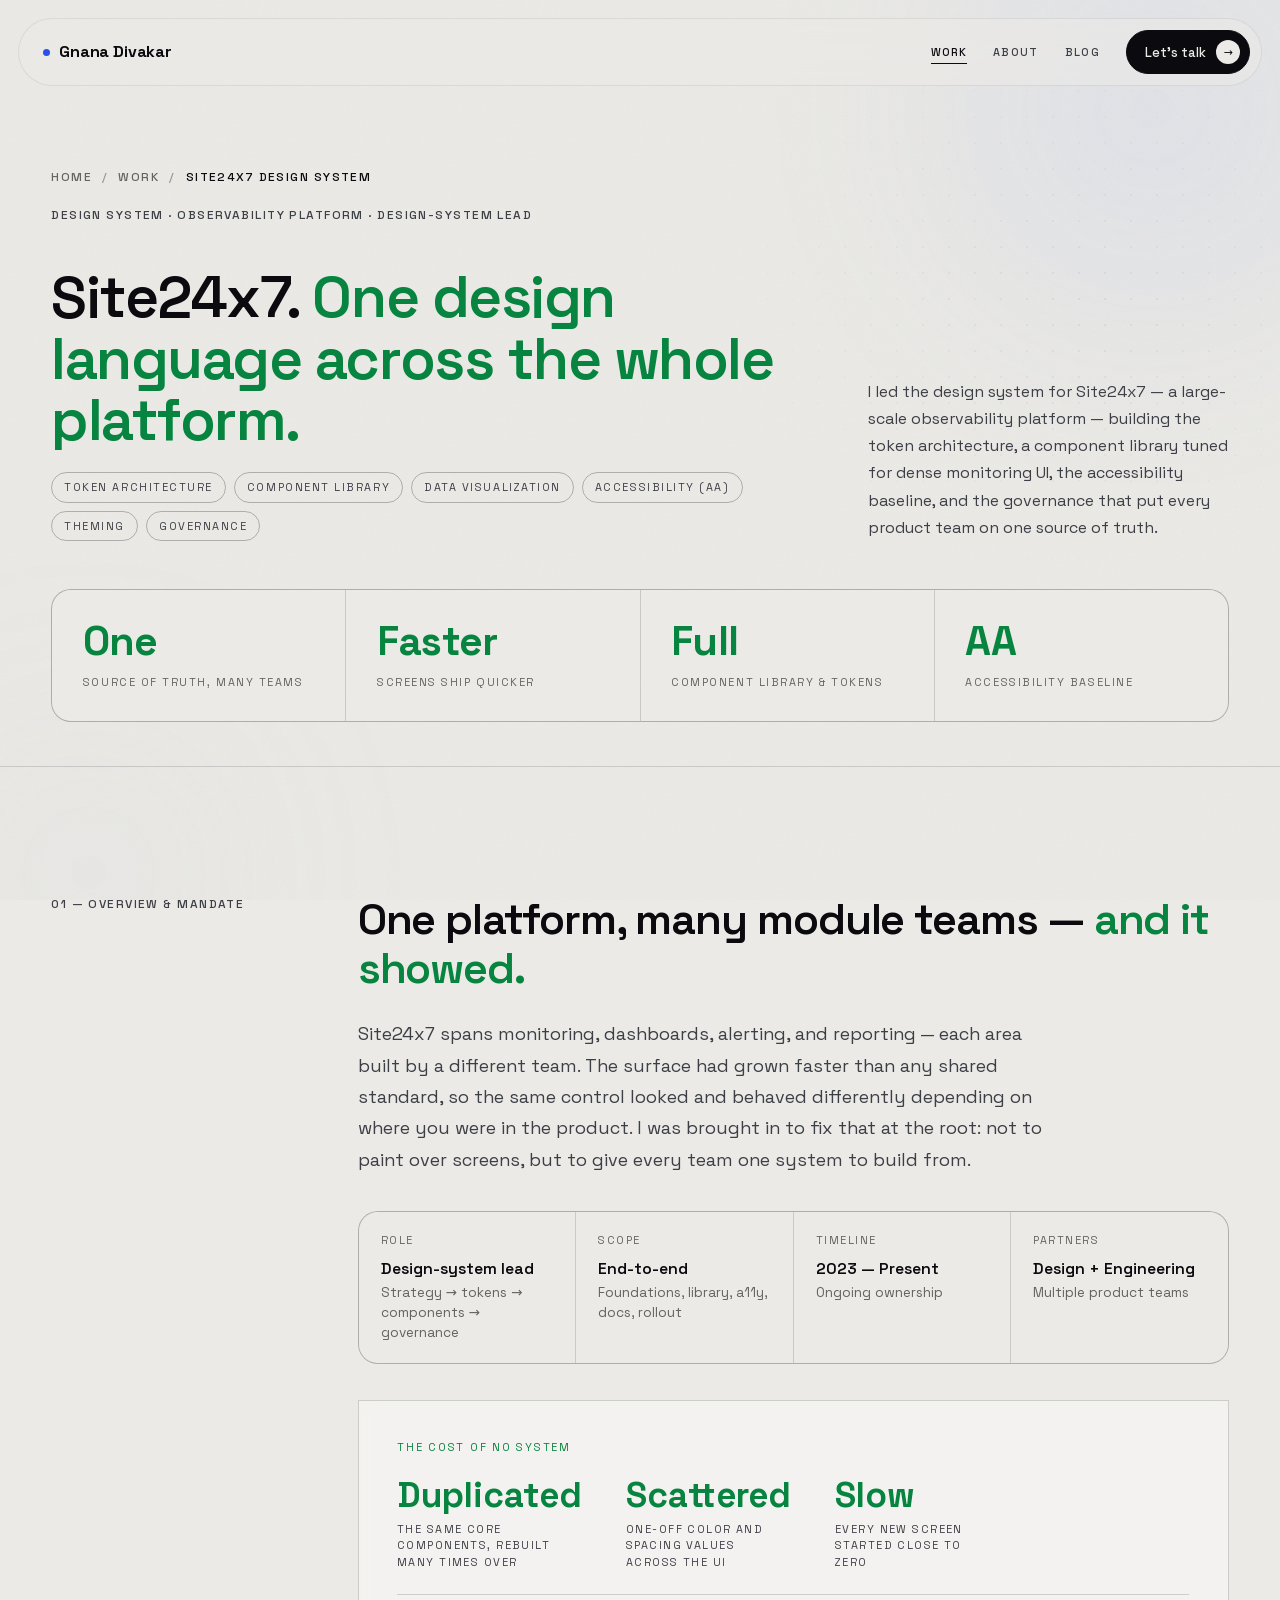
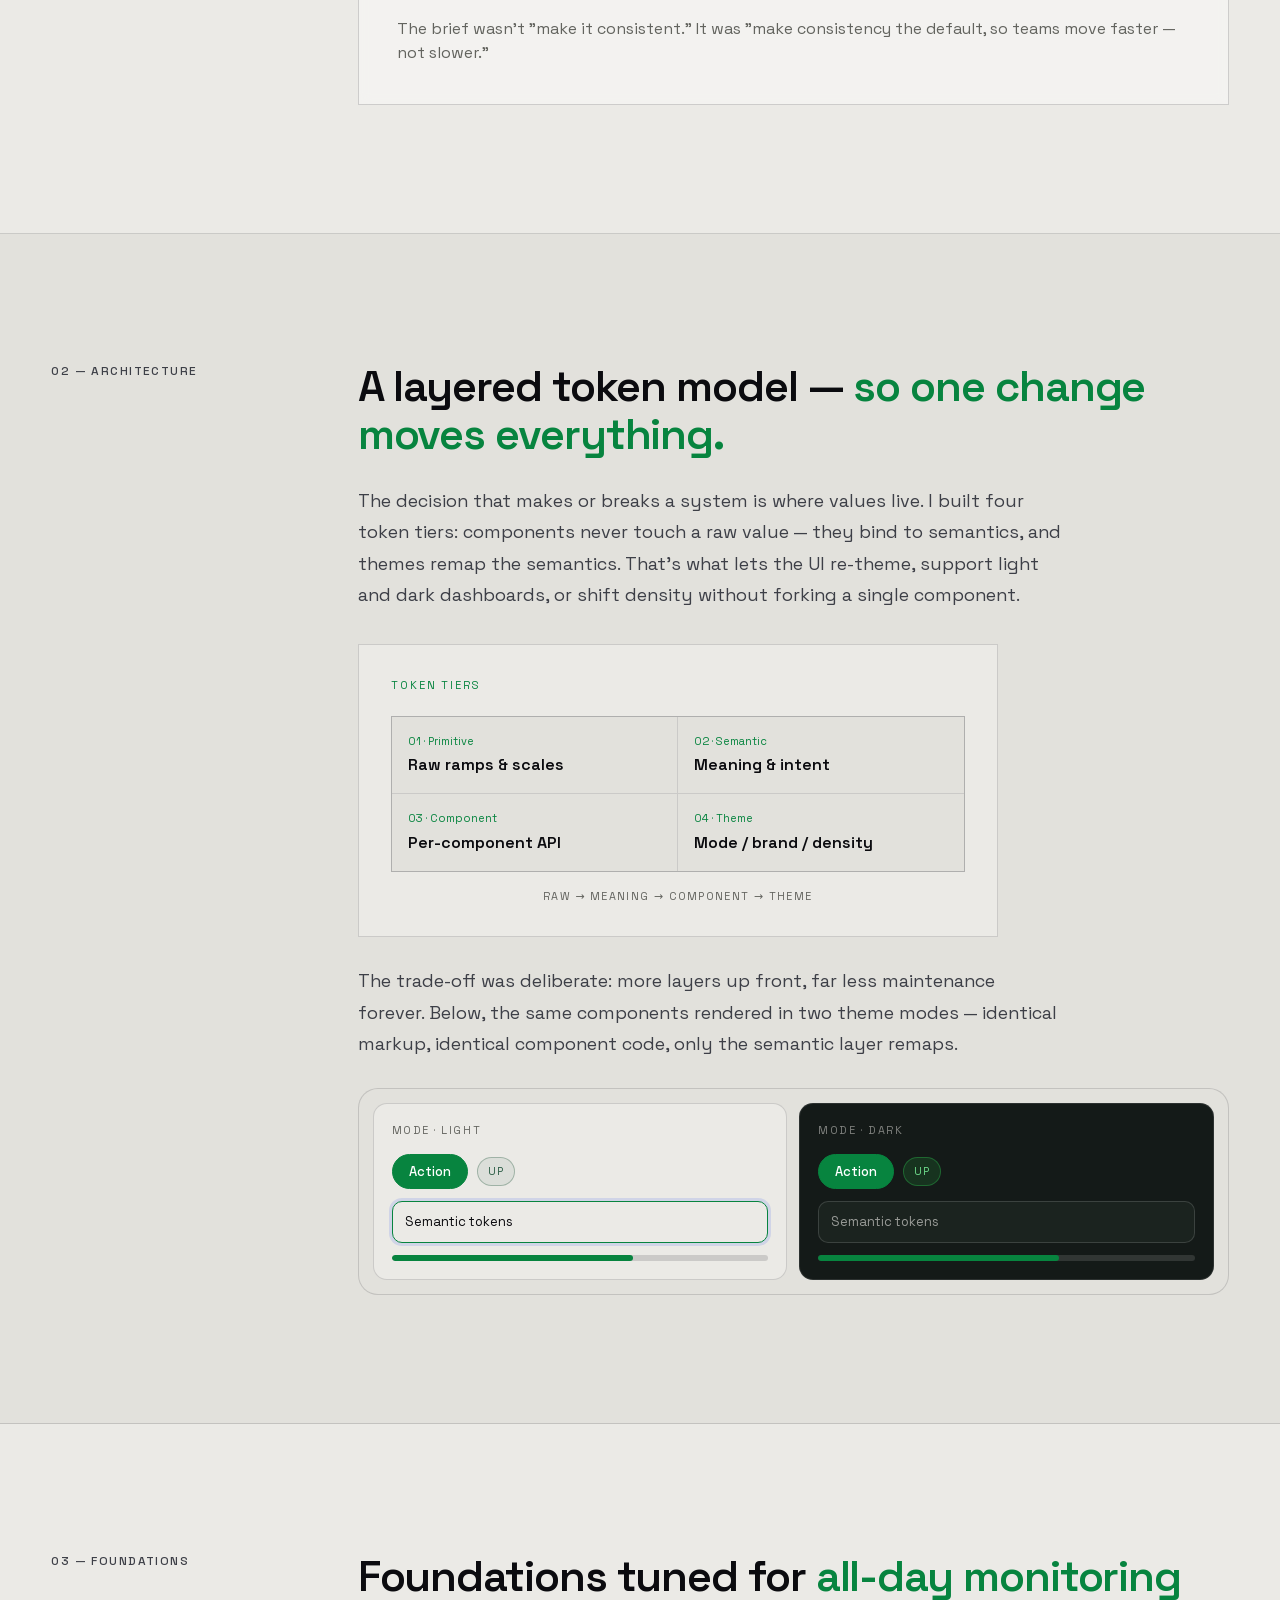
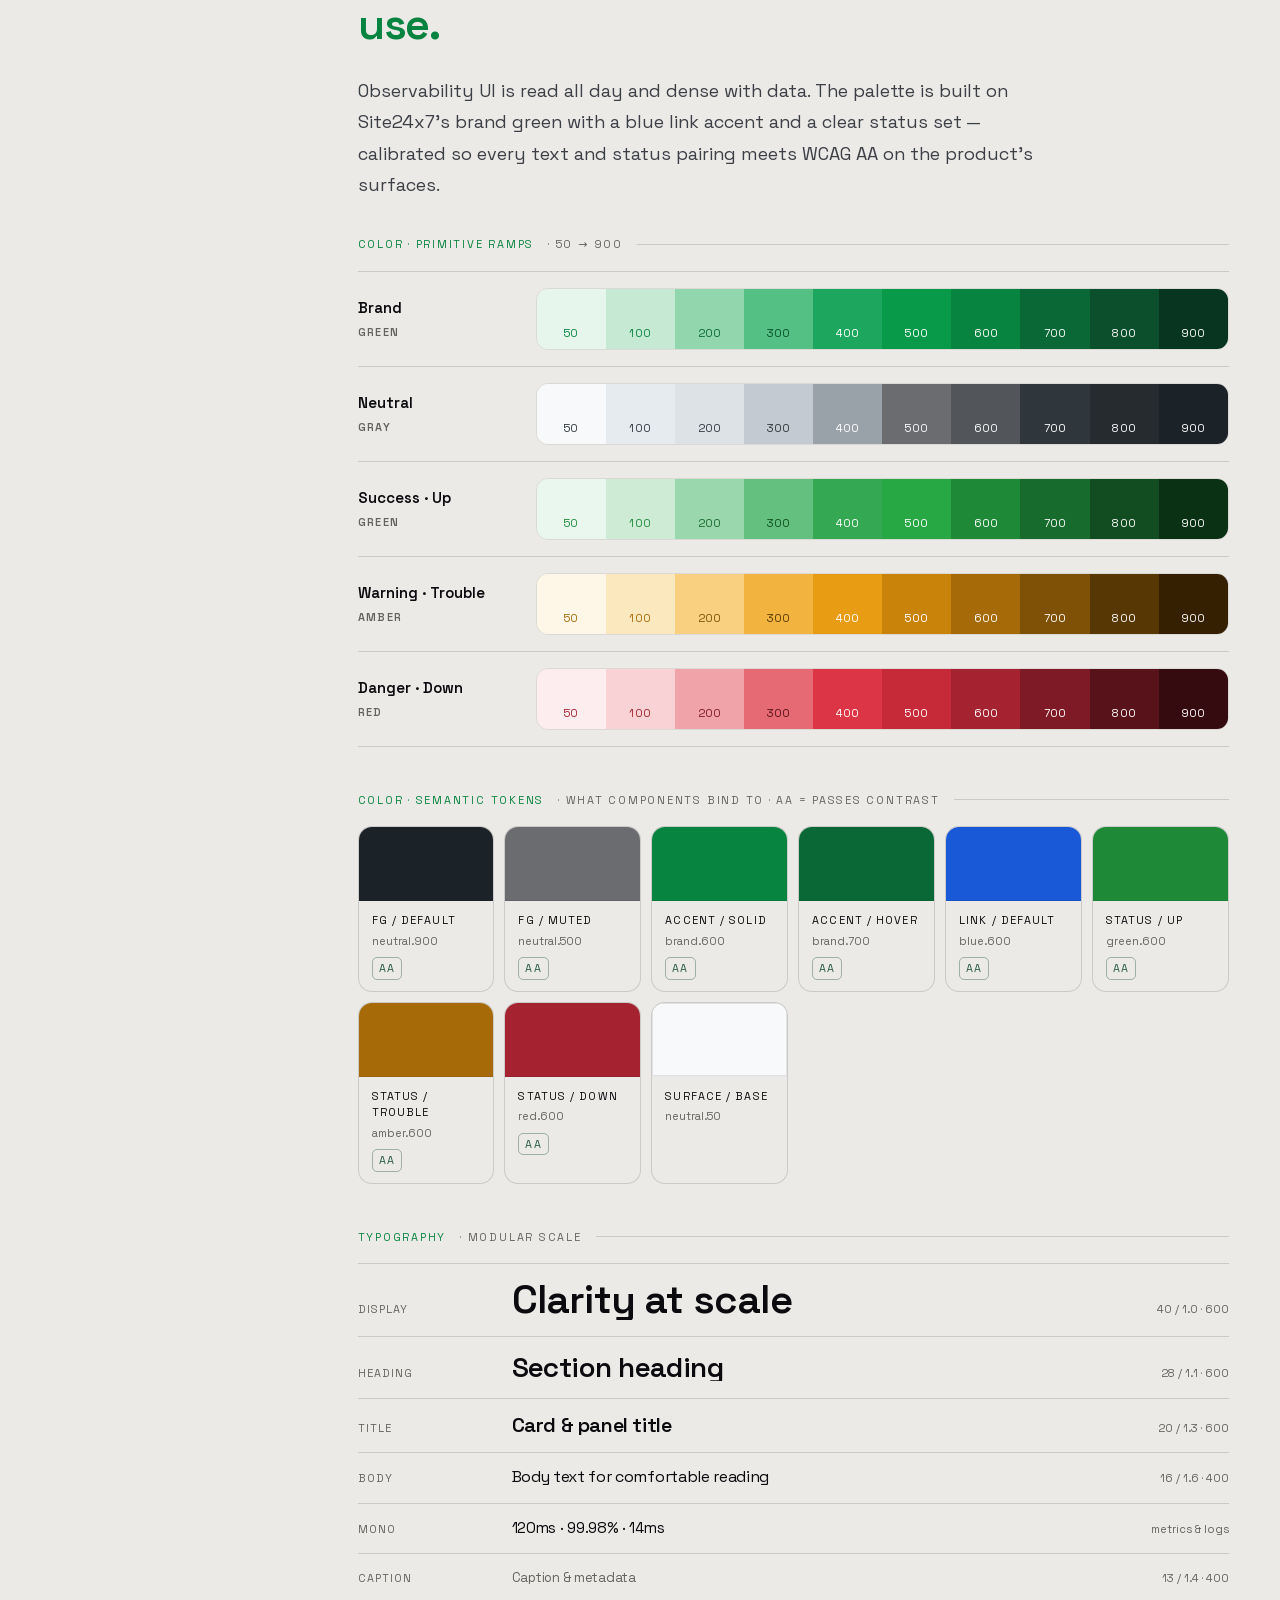
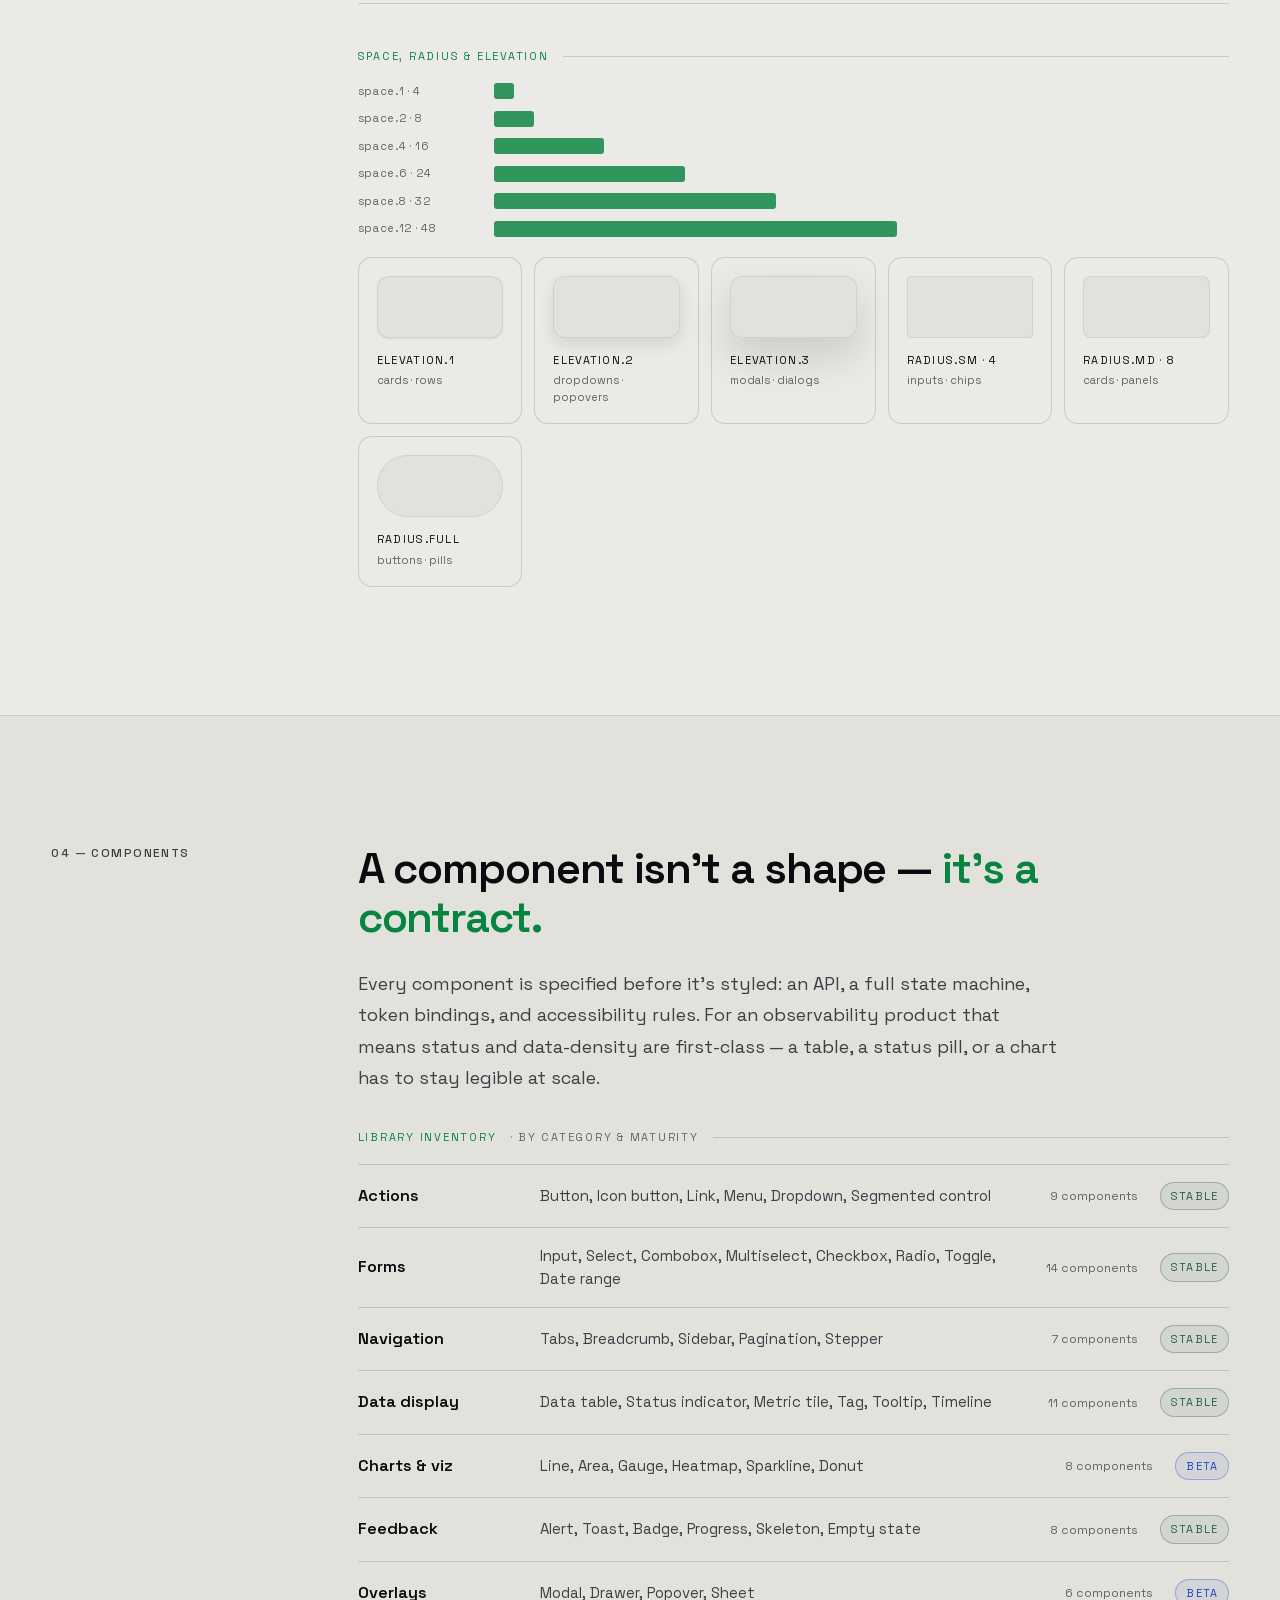
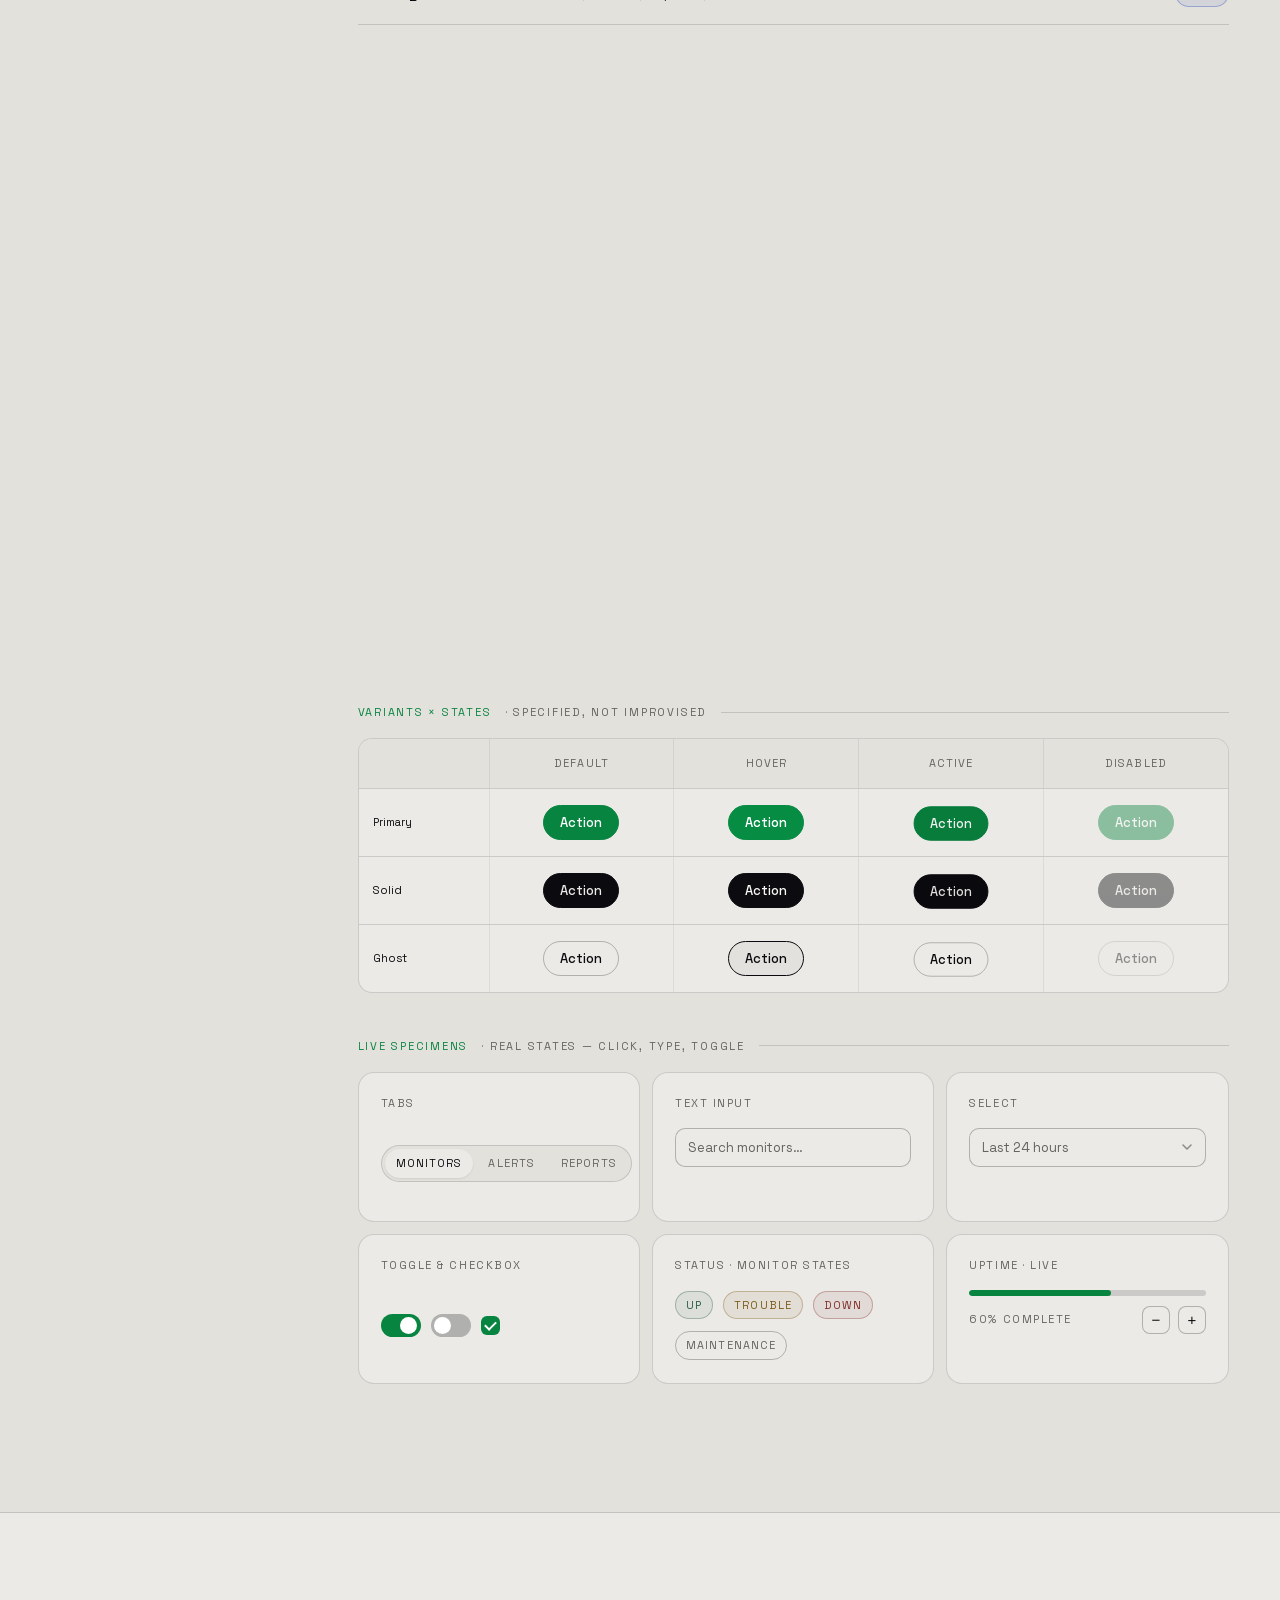
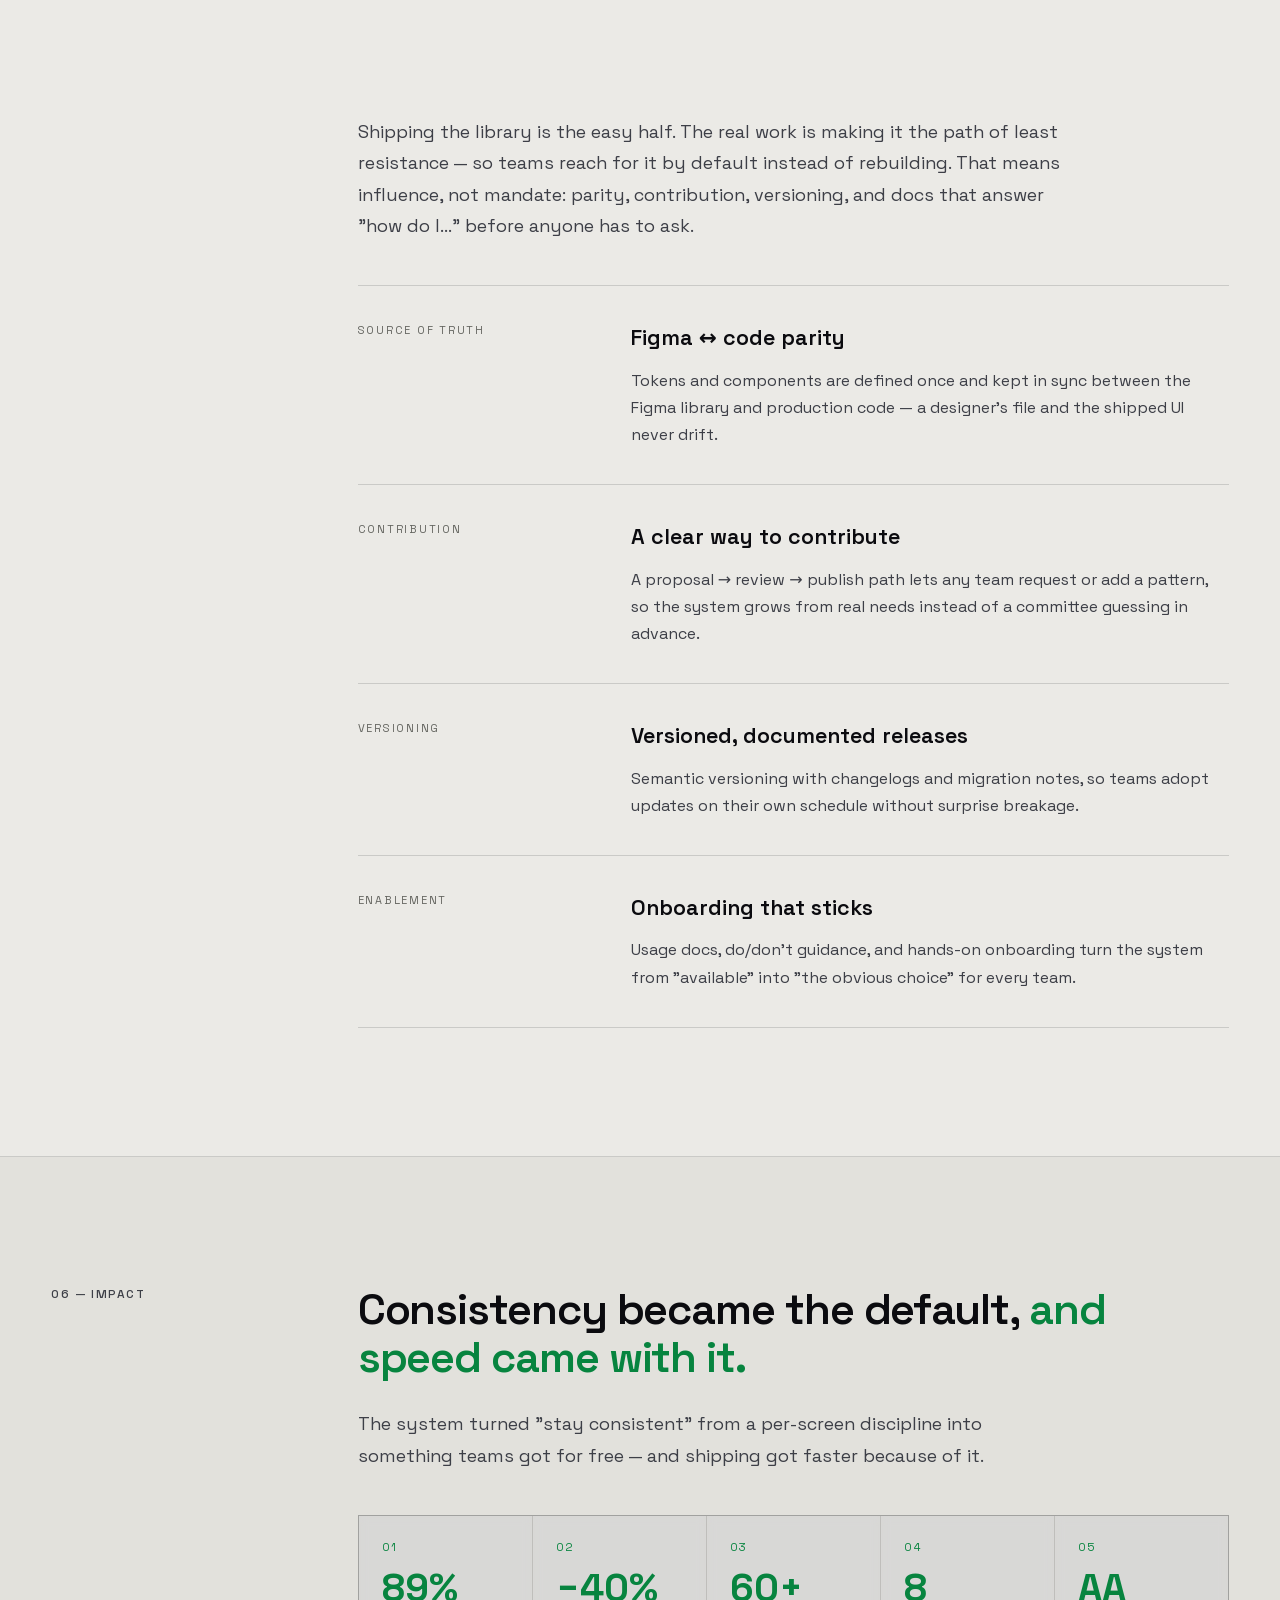
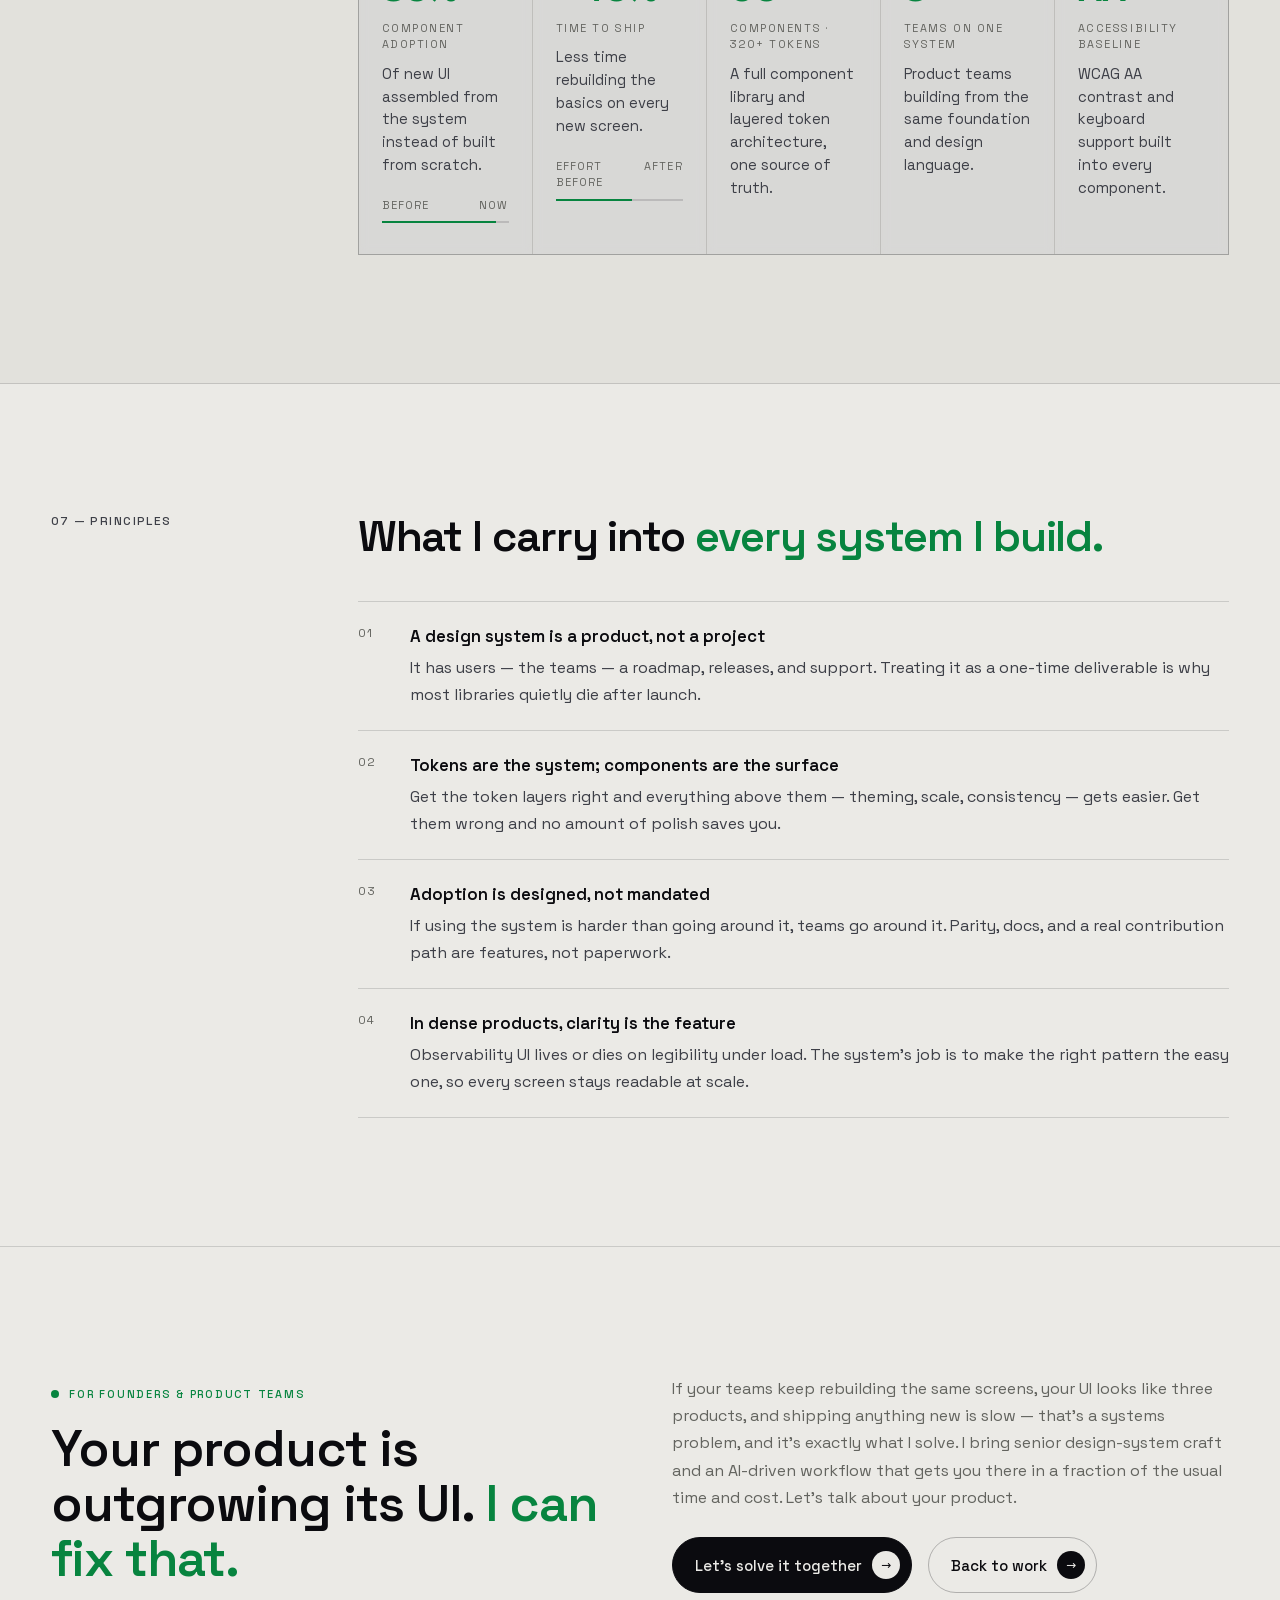
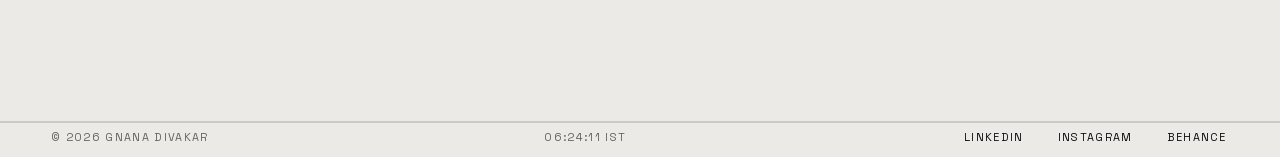
<file: work/core-systems.html>
<!DOCTYPE html>
<html lang="en">
<head>
<meta charset="UTF-8" />
<meta name="viewport" content="width=device-width, initial-scale=1.0" />
<title>Site24x7 Design System — Case Study · Gnana Divakar</title>
<meta name="description" content="Leading the Site24x7 design system — token architecture, a component library built for observability UI, accessibility, theming, and governance across many product teams." />
<link rel="canonical" href="https://gnanadivakar.in/work/core-systems.html" />
<link rel="icon" href="../assets/favicon.svg" type="image/svg+xml" />
<meta property="og:type" content="website" />
<meta property="og:site_name" content="Gnana Divakar" />
<meta property="og:url" content="https://gnanadivakar.in/work/core-systems.html" />
<meta property="og:title" content="Site24x7 Design System — Case Study · Gnana Divakar" />
<meta property="og:description" content="Leading the Site24x7 design system — token architecture, an observability component library, accessibility, theming, and governance across many product teams." />
<meta property="og:image" content="https://gnanadivakar.in/assets/img/og.jpg" />
<meta property="og:image:width" content="1200" />
<meta property="og:image:height" content="630" />
<meta name="twitter:card" content="summary_large_image" />
<meta name="twitter:title" content="Site24x7 Design System — Case Study · Gnana Divakar" />
<meta name="twitter:description" content="Leading the Site24x7 design system — token architecture, an observability component library, accessibility, theming, and governance across many product teams." />
<meta name="twitter:image" content="https://gnanadivakar.in/assets/img/og.jpg" />
<link rel="stylesheet" href="../assets/theme.css" />
<style>
/* This case study presents the Site24x7 design system — the showcase is themed to
   Site24x7's real brand palette (green + blue links). The portfolio chrome (nav)
   stays on its own blue identity. */
.cs-hero,.sec,.cta{--accent:#07843F;--accent-2:#089949;--metric:#07843F}
.ds-live .ds-field:focus,.ds-live .ds-field:focus-visible{box-shadow:0 0 0 3px rgba(8,153,73,.18)}
</style>
</head>
<body>
<div class="grain"></div>
<div class="aurora"><div class="blob a"></div><div class="blob b"></div></div>
<div class="progress"></div>
<div class="cursor"></div>
<div class="cursor-ring"><span class="label">View</span></div>

<header class="site-header">
  <div class="nav-inner">
    <a href="../index.html" class="logo" data-cursor><span class="pulse"></span>Gnana Divakar</a>
    <div class="nav-links">
      <a href="../work.html" class="navlink active" data-cursor>Work</a>
      <a href="../about.html" class="navlink" data-cursor>About</a>
      <a href="../blog.html" class="navlink" data-cursor>Blog</a>
      <a href="../contact.html" class="btn btn-primary btn-sm" data-cursor data-magnetic><span>Let's talk</span><span class="dot">→</span></a>
    </div>
  </div>
</header>

<!-- HERO -->
<section class="cs-hero">
  <div class="wrap">
    <nav class="crumbs reveal" aria-label="Breadcrumb">
      <a href="../index.html" data-cursor>Home</a><span class="sep" aria-hidden="true">/</span><a href="../work.html" data-cursor>Work</a><span class="sep" aria-hidden="true">/</span><span aria-current="page">Site24x7 Design System</span>
    </nav>
    <p class="eyebrow reveal">Design System · Observability Platform · Design-system lead</p>
    <div class="two-col" style="align-items:end;margin-top:24px">
      <div class="body-col" style="grid-column:span 8">
        <h1 class="line-mask"><span>Site24x7. <em class="italic-bold text-accent">One design language across the whole platform.</em></span></h1>
        <div class="cs-tags reveal">
          <span class="tag">Token Architecture</span><span class="tag">Component Library</span><span class="tag">Data Visualization</span><span class="tag">Accessibility (AA)</span><span class="tag">Theming</span><span class="tag">Governance</span>
        </div>
      </div>
      <div class="lead-col reveal" style="grid-column:span 4">
        <p class="prose">I led the design system for Site24x7 — a large-scale observability platform — building the token architecture, a component library tuned for dense monitoring UI, the accessibility baseline, and the governance that put every product team on one source of truth.</p>
      </div>
    </div>

    <!-- outcome stat strip -->
    <div class="ds-overview reveal" style="margin-top:clamp(32px,4vw,48px)">
      <div class="ds-ov"><div class="n">One</div><div class="l">Source of truth, many teams</div></div>
      <div class="ds-ov"><div class="n">Faster</div><div class="l">Screens ship quicker</div></div>
      <div class="ds-ov"><div class="n">Full</div><div class="l">Component library &amp; tokens</div></div>
      <div class="ds-ov"><div class="n">AA</div><div class="l">Accessibility baseline</div></div>
    </div>
  </div>
</section>

<!-- 01 OVERVIEW & MANDATE -->
<section class="sec">
  <div class="wrap two-col">
    <div class="lead-col"><p class="eyebrow reveal">01 — Overview &amp; Mandate</p></div>
    <div class="body-col">
      <h2 class="sec-h line-mask"><span>One platform, many module teams — <em class="italic-bold text-accent">and it showed.</em></span></h2>
      <p class="cs-lead reveal">Site24x7 spans monitoring, dashboards, alerting, and reporting — each area built by a different team. The surface had grown faster than any shared standard, so the same control looked and behaved differently depending on where you were in the product. I was brought in to fix that at the root: not to paint over screens, but to give every team one system to build from.</p>

      <div class="ds-meta reveal" style="margin-top:36px">
        <div class="mi"><div class="mk">Role</div><div class="mv">Design-system lead<span>Strategy → tokens → components → governance</span></div></div>
        <div class="mi"><div class="mk">Scope</div><div class="mv">End-to-end<span>Foundations, library, a11y, docs, rollout</span></div></div>
        <div class="mi"><div class="mk">Timeline</div><div class="mv">2023 — Present<span>Ongoing ownership</span></div></div>
        <div class="mi"><div class="mk">Partners</div><div class="mv">Design + Engineering<span>Multiple product teams</span></div></div>
      </div>

      <div class="callout reveal" style="margin-top:36px">
        <p class="k">The cost of no system</p>
        <div class="stats">
          <div class="stat"><div class="v">Duplicated</div><div class="l">the same core components, rebuilt many times over</div></div>
          <div class="stat"><div class="v">Scattered</div><div class="l">one-off color and spacing values across the UI</div></div>
          <div class="stat"><div class="v">Slow</div><div class="l">every new screen started close to zero</div></div>
        </div>
        <p class="note">The brief wasn't "make it consistent." It was "make consistency the default, so teams move faster — not slower."</p>
      </div>
    </div>
  </div>
</section>

<!-- 02 ARCHITECTURE -->
<section class="sec sec--alt">
  <div class="wrap two-col">
    <div class="lead-col"><p class="eyebrow reveal">02 — Architecture</p></div>
    <div class="body-col">
      <h2 class="sec-h line-mask"><span>A layered token model — <em class="italic-bold text-accent">so one change moves everything.</em></span></h2>
      <p class="cs-lead reveal">The decision that makes or breaks a system is where values live. I built four token tiers: components never touch a raw value — they bind to semantics, and themes remap the semantics. That's what lets the UI re-theme, support light and dark dashboards, or shift density without forking a single component.</p>

      <div class="varbox reveal" style="margin-top:34px;max-width:40rem">
        <p class="k">Token tiers</p>
        <div class="grid">
          <div class="cell"><div class="cn">01 · Primitive</div><div class="cv">Raw ramps &amp; scales</div></div>
          <div class="cell"><div class="cn">02 · Semantic</div><div class="cv">Meaning &amp; intent</div></div>
          <div class="cell"><div class="cn">03 · Component</div><div class="cv">Per-component API</div></div>
          <div class="cell"><div class="cn">04 · Theme</div><div class="cv">Mode / brand / density</div></div>
        </div>
        <div class="foot">raw → meaning → component → theme</div>
      </div>

      <p class="cs-lead reveal" style="margin-top:28px">The trade-off was deliberate: more layers up front, far less maintenance forever. Below, the same components rendered in two theme modes — identical markup, identical component code, only the semantic layer remaps.</p>

      <div class="ds-board reveal" style="grid-template-columns:1fr 1fr;margin-top:28px">
        <div class="bp">
          <span class="pk">Mode · Light</span>
          <div class="stack">
            <div class="row"><span class="ds-btn accent" style="pointer-events:none">Action</span><span class="ds-badge ok">Up</span></div>
            <span class="ds-field focus">Semantic tokens</span>
            <div class="ds-progress"><i></i></div>
          </div>
        </div>
        <div class="bp" style="background:#141a18;border-color:rgba(255,255,255,.1)">
          <span class="pk" style="color:rgba(235,234,230,.5)">Mode · Dark</span>
          <div class="stack">
            <div class="row"><span class="ds-btn accent" style="pointer-events:none">Action</span><span class="ds-badge ok" style="background:rgba(40,167,69,.18);border-color:rgba(40,167,69,.45);color:#6fdc8c">Up</span></div>
            <span class="ds-field" style="background:#1b231f;border-color:rgba(255,255,255,.14);color:rgba(235,234,230,.6)">Semantic tokens</span>
            <div class="ds-progress" style="background:rgba(255,255,255,.12)"><i></i></div>
          </div>
        </div>
      </div>
    </div>
  </div>
</section>

<!-- 03 FOUNDATIONS -->
<section class="sec">
  <div class="wrap two-col">
    <div class="lead-col"><p class="eyebrow reveal">03 — Foundations</p></div>
    <div class="body-col">
      <h2 class="sec-h line-mask"><span>Foundations tuned for <em class="italic-bold text-accent">all-day monitoring use.</em></span></h2>
      <p class="cs-lead reveal">Observability UI is read all day and dense with data. The palette is built on Site24x7's brand green with a blue link accent and a clear status set — calibrated so every text and status pairing meets WCAG AA on the product's surfaces.</p>

      <!-- color ramps -->
      <div class="ds-group reveal" style="margin-top:36px">
        <p class="ds-gk">Color · Primitive Ramps <span class="muted">· 50 → 900</span></p>
        <div style="display:flex;flex-direction:column">
          <div class="ds-color-row">
            <div class="crk">Brand<span>green</span></div>
            <div class="ds-ramp">
              <span style="background:#E7F6ED;color:#07843F">50</span><span style="background:#C6E9D3;color:#07843F">100</span><span style="background:#92D6AE;color:#0A6837">200</span><span style="background:#54C083;color:#0B4F2C">300</span><span style="background:#1DA75E;color:#fff">400</span><span style="background:#089949;color:#fff">500</span><span style="background:#07843F;color:#fff">600</span><span style="background:#0A6837;color:#fff">700</span><span style="background:#0B4F2C;color:#fff">800</span><span style="background:#08351F;color:#fff">900</span>
            </div>
          </div>
          <div class="ds-color-row">
            <div class="crk">Neutral<span>gray</span></div>
            <div class="ds-ramp">
              <span style="background:#F8F9FA;color:#30373C">50</span><span style="background:#E6EBEF;color:#30373C">100</span><span style="background:#DDE2E7;color:#30373C">200</span><span style="background:#C3CAD1;color:#30373C">300</span><span style="background:#9AA2A9;color:#fff">400</span><span style="background:#6A6C70;color:#fff">500</span><span style="background:#52555A;color:#fff">600</span><span style="background:#30373C;color:#fff">700</span><span style="background:#262B30;color:#fff">800</span><span style="background:#1B2329;color:#fff">900</span>
            </div>
          </div>
          <div class="ds-color-row">
            <div class="crk">Success · Up<span>green</span></div>
            <div class="ds-ramp">
              <span style="background:#EAF7EE;color:#1E8A38">50</span><span style="background:#CDEBD5;color:#1E8A38">100</span><span style="background:#9BD7AC;color:#176B2C">200</span><span style="background:#63C07F;color:#114D20">300</span><span style="background:#34A853;color:#fff">400</span><span style="background:#28A745;color:#fff">500</span><span style="background:#1E8A38;color:#fff">600</span><span style="background:#176B2C;color:#fff">700</span><span style="background:#114D20;color:#fff">800</span><span style="background:#0B3115;color:#fff">900</span>
            </div>
          </div>
          <div class="ds-color-row">
            <div class="crk">Warning · Trouble<span>amber</span></div>
            <div class="ds-ramp">
              <span style="background:#FEF6E6;color:#A66B08">50</span><span style="background:#FCE8BF;color:#A66B08">100</span><span style="background:#F8D080;color:#7E5106">200</span><span style="background:#F2B43F;color:#573804">300</span><span style="background:#E89C14;color:#fff">400</span><span style="background:#C9820A;color:#fff">500</span><span style="background:#A66B08;color:#fff">600</span><span style="background:#7E5106;color:#fff">700</span><span style="background:#573804;color:#fff">800</span><span style="background:#352102;color:#fff">900</span>
            </div>
          </div>
          <div class="ds-color-row">
            <div class="crk">Danger · Down<span>red</span></div>
            <div class="ds-ramp">
              <span style="background:#FDEDEE;color:#A52230">50</span><span style="background:#F9D2D5;color:#A52230">100</span><span style="background:#F0A3A9;color:#7E1A25">200</span><span style="background:#E56A73;color:#57121A">300</span><span style="background:#DC3545;color:#fff">400</span><span style="background:#C62A39;color:#fff">500</span><span style="background:#A52230;color:#fff">600</span><span style="background:#7E1A25;color:#fff">700</span><span style="background:#57121A;color:#fff">800</span><span style="background:#350B10;color:#fff">900</span>
            </div>
          </div>
        </div>
      </div>

      <!-- semantic tokens -->
      <div class="ds-group reveal">
        <p class="ds-gk">Color · Semantic Tokens <span class="muted">· what components bind to · AA = passes contrast</span></p>
        <div class="ds-swatches">
          <div class="ds-sw"><div class="chip" style="background:#1B2329"></div><div class="sw-meta"><div class="sw-name">fg / default</div><div class="sw-val">neutral.900</div><span class="aa">AA</span></div></div>
          <div class="ds-sw"><div class="chip" style="background:#6A6C70"></div><div class="sw-meta"><div class="sw-name">fg / muted</div><div class="sw-val">neutral.500</div><span class="aa">AA</span></div></div>
          <div class="ds-sw"><div class="chip" style="background:#07843F"></div><div class="sw-meta"><div class="sw-name">accent / solid</div><div class="sw-val">brand.600</div><span class="aa">AA</span></div></div>
          <div class="ds-sw"><div class="chip" style="background:#0A6837"></div><div class="sw-meta"><div class="sw-name">accent / hover</div><div class="sw-val">brand.700</div><span class="aa">AA</span></div></div>
          <div class="ds-sw"><div class="chip" style="background:#1958D7"></div><div class="sw-meta"><div class="sw-name">link / default</div><div class="sw-val">blue.600</div><span class="aa">AA</span></div></div>
          <div class="ds-sw"><div class="chip" style="background:#1E8A38"></div><div class="sw-meta"><div class="sw-name">status / up</div><div class="sw-val">green.600</div><span class="aa">AA</span></div></div>
          <div class="ds-sw"><div class="chip" style="background:#A66B08"></div><div class="sw-meta"><div class="sw-name">status / trouble</div><div class="sw-val">amber.600</div><span class="aa">AA</span></div></div>
          <div class="ds-sw"><div class="chip" style="background:#A52230"></div><div class="sw-meta"><div class="sw-name">status / down</div><div class="sw-val">red.600</div><span class="aa">AA</span></div></div>
          <div class="ds-sw"><div class="chip" style="background:#F8F9FA;box-shadow:inset 0 0 0 1px rgba(11,11,15,.1)"></div><div class="sw-meta"><div class="sw-name">surface / base</div><div class="sw-val">neutral.50</div></div></div>
        </div>
      </div>

      <!-- type -->
      <div class="ds-group reveal">
        <p class="ds-gk">Typography <span class="muted">· modular scale</span></p>
        <div class="ds-type">
          <div class="ty"><span class="tk">display</span><span class="tv" style="font-size:40px">Clarity at scale</span><span class="ts">40 / 1.0 · 600</span></div>
          <div class="ty"><span class="tk">heading</span><span class="tv" style="font-size:28px">Section heading</span><span class="ts">28 / 1.1 · 600</span></div>
          <div class="ty"><span class="tk">title</span><span class="tv" style="font-size:20px">Card &amp; panel title</span><span class="ts">20 / 1.3 · 600</span></div>
          <div class="ty"><span class="tk">body</span><span class="tv" style="font-size:16px;font-weight:400">Body text for comfortable reading</span><span class="ts">16 / 1.6 · 400</span></div>
          <div class="ty"><span class="tk">mono</span><span class="tv" style="font-size:15px;font-weight:400;font-family:var(--mono)">120ms · 99.98% · 14ms</span><span class="ts">metrics &amp; logs</span></div>
          <div class="ty"><span class="tk">caption</span><span class="tv" style="font-size:13px;font-weight:400;color:var(--ink-mute)">Caption &amp; metadata</span><span class="ts">13 / 1.4 · 400</span></div>
        </div>
      </div>

      <!-- space + radius/elevation, compact -->
      <div class="ds-group reveal">
        <p class="ds-gk">Space, Radius &amp; Elevation</p>
        <div class="ds-space" style="max-width:40rem">
          <div class="sp"><span class="spk">space.1 · 4</span><div class="spbar" style="width:4%"></div></div>
          <div class="sp"><span class="spk">space.2 · 8</span><div class="spbar" style="width:8%"></div></div>
          <div class="sp"><span class="spk">space.4 · 16</span><div class="spbar" style="width:22%"></div></div>
          <div class="sp"><span class="spk">space.6 · 24</span><div class="spbar" style="width:38%"></div></div>
          <div class="sp"><span class="spk">space.8 · 32</span><div class="spbar" style="width:56%"></div></div>
          <div class="sp"><span class="spk">space.12 · 48</span><div class="spbar" style="width:80%"></div></div>
        </div>
        <div class="ds-tiles" style="margin-top:20px">
          <div class="ds-tile"><div class="box e1"></div><div><div class="tl-k">elevation.1</div><div class="tl-v">cards · rows</div></div></div>
          <div class="ds-tile"><div class="box e2"></div><div><div class="tl-k">elevation.2</div><div class="tl-v">dropdowns · popovers</div></div></div>
          <div class="ds-tile"><div class="box e3"></div><div><div class="tl-k">elevation.3</div><div class="tl-v">modals · dialogs</div></div></div>
          <div class="ds-tile"><div class="box" style="border-radius:4px"></div><div><div class="tl-k">radius.sm · 4</div><div class="tl-v">inputs · chips</div></div></div>
          <div class="ds-tile"><div class="box" style="border-radius:8px"></div><div><div class="tl-k">radius.md · 8</div><div class="tl-v">cards · panels</div></div></div>
          <div class="ds-tile"><div class="box" style="border-radius:999px"></div><div><div class="tl-k">radius.full</div><div class="tl-v">buttons · pills</div></div></div>
        </div>
      </div>
    </div>
  </div>
</section>

<!-- 04 COMPONENTS -->
<section class="sec sec--alt ds-live">
  <div class="wrap two-col">
    <div class="lead-col"><p class="eyebrow reveal">04 — Components</p></div>
    <div class="body-col">
      <h2 class="sec-h line-mask"><span>A component isn't a shape — <em class="italic-bold text-accent">it's a contract.</em></span></h2>
      <p class="cs-lead reveal">Every component is specified before it's styled: an API, a full state machine, token bindings, and accessibility rules. For an observability product that means status and data-density are first-class — a table, a status pill, or a chart has to stay legible at scale.</p>

      <!-- inventory -->
      <div class="ds-group reveal" style="margin-top:36px">
        <p class="ds-gk">Library Inventory <span class="muted">· by category &amp; maturity</span></p>
        <div class="ds-inv">
          <div class="iv"><div class="ic">Actions</div><div class="il">Button, Icon button, Link, Menu, Dropdown, Segmented control</div><div class="iq">9 components</div><span class="ds-badge ok">Stable</span></div>
          <div class="iv"><div class="ic">Forms</div><div class="il">Input, Select, Combobox, Multiselect, Checkbox, Radio, Toggle, Date range</div><div class="iq">14 components</div><span class="ds-badge ok">Stable</span></div>
          <div class="iv"><div class="ic">Navigation</div><div class="il">Tabs, Breadcrumb, Sidebar, Pagination, Stepper</div><div class="iq">7 components</div><span class="ds-badge ok">Stable</span></div>
          <div class="iv"><div class="ic">Data display</div><div class="il">Data table, Status indicator, Metric tile, Tag, Tooltip, Timeline</div><div class="iq">11 components</div><span class="ds-badge ok">Stable</span></div>
          <div class="iv"><div class="ic">Charts &amp; viz</div><div class="il">Line, Area, Gauge, Heatmap, Sparkline, Donut</div><div class="iq">8 components</div><span class="ds-badge info">Beta</span></div>
          <div class="iv"><div class="ic">Feedback</div><div class="il">Alert, Toast, Badge, Progress, Skeleton, Empty state</div><div class="iq">8 components</div><span class="ds-badge ok">Stable</span></div>
          <div class="iv"><div class="ic">Overlays</div><div class="il">Modal, Drawer, Popover, Sheet</div><div class="iq">6 components</div><span class="ds-badge info">Beta</span></div>
        </div>
      </div>

      <!-- flagship anatomy -->
      <div class="ds-group reveal">
        <p class="ds-gk">Anatomy · Button <span class="muted">· how every component is specified</span></p>
        <div class="ds-speccard">
          <div class="preview">
            <button class="ds-btn accent">Primary</button>
            <button class="ds-btn">Solid</button>
            <button class="ds-btn ghost">Ghost</button>
            <button class="ds-btn accent sm">Small</button>
          </div>
          <div class="spec-body">
            <div class="ds-deflist">
              <p class="dt">Anatomy &amp; Tokens</p>
              <div class="d"><div class="dk">Container</div><div class="dv"><code>radius.full</code> · <code>space.3 / space.5</code> padding</div></div>
              <div class="d"><div class="dk">Surface</div><div class="dv"><code>accent/solid</code>, shifts to <code>brand.700</code> on hover</div></div>
              <div class="d"><div class="dk">Label</div><div class="dv"><code>fg/on-accent</code> · label token, 14 / 600</div></div>
              <div class="d"><div class="dk">Icon slot</div><div class="dv">Optional, leading or trailing · <code>space.2</code> gap</div></div>
              <div class="d"><div class="dk">Focus ring</div><div class="dv">2px <code>brand.600</code> + 3px halo</div></div>
            </div>
            <div class="ds-deflist">
              <p class="dt">States &amp; Accessibility</p>
              <div class="d"><div class="dk">States</div><div class="dv">Default · hover · active · focus · disabled · loading</div></div>
              <div class="d"><div class="dk">Contrast</div><div class="dv">AA on every variant (≥ 4.5:1)</div></div>
              <div class="d"><div class="dk">Target</div><div class="dv">Min 40px height · touch-safe hit area</div></div>
              <div class="d"><div class="dk">Keyboard</div><div class="dv"><code>focus-visible</code> ring · Enter / Space to activate</div></div>
              <div class="d"><div class="dk">Motion</div><div class="dv">120ms ease-out · honours reduced-motion</div></div>
            </div>
          </div>
        </div>
      </div>

      <!-- variants × states matrix -->
      <div class="ds-group reveal">
        <p class="ds-gk">Variants × States <span class="muted">· specified, not improvised</span></p>
        <div class="ds-matrix-wrap">
          <div class="ds-matrix">
            <div class="mrow mhead">
              <div class="mcell"></div>
              <div class="mcell"><span class="mh">Default</span></div>
              <div class="mcell"><span class="mh">Hover</span></div>
              <div class="mcell"><span class="mh">Active</span></div>
              <div class="mcell"><span class="mh">Disabled</span></div>
            </div>
            <div class="mrow">
              <div class="mcell"><span class="rh">Primary</span></div>
              <div class="mcell"><span class="ds-btn accent" style="pointer-events:none">Action</span></div>
              <div class="mcell"><span class="ds-btn accent is-hover" style="pointer-events:none">Action</span></div>
              <div class="mcell"><span class="ds-btn accent is-active" style="pointer-events:none">Action</span></div>
              <div class="mcell"><span class="ds-btn accent is-disabled" style="pointer-events:none">Action</span></div>
            </div>
            <div class="mrow">
              <div class="mcell"><span class="rh">Solid</span></div>
              <div class="mcell"><span class="ds-btn" style="pointer-events:none">Action</span></div>
              <div class="mcell"><span class="ds-btn is-hover" style="pointer-events:none">Action</span></div>
              <div class="mcell"><span class="ds-btn is-active" style="pointer-events:none">Action</span></div>
              <div class="mcell"><span class="ds-btn is-disabled" style="pointer-events:none">Action</span></div>
            </div>
            <div class="mrow">
              <div class="mcell"><span class="rh">Ghost</span></div>
              <div class="mcell"><span class="ds-btn ghost" style="pointer-events:none">Action</span></div>
              <div class="mcell"><span class="ds-btn ghost is-hover" style="pointer-events:none">Action</span></div>
              <div class="mcell"><span class="ds-btn ghost is-active" style="pointer-events:none">Action</span></div>
              <div class="mcell"><span class="ds-btn ghost is-disabled" style="pointer-events:none">Action</span></div>
            </div>
          </div>
        </div>
      </div>

      <!-- curated live specimens -->
      <div class="ds-group reveal">
        <p class="ds-gk">Live Specimens <span class="muted">· real states — click, type, toggle</span></p>
        <div class="ds-specimens">
          <div class="ds-spec"><span class="spec-k">Tabs</span><div class="spec-stage"><span class="ds-tabs"><span class="on">Monitors</span><span>Alerts</span><span>Reports</span></span></div></div>
          <div class="ds-spec"><span class="spec-k">Text input</span><div class="spec-stage col"><input class="ds-field" type="text" placeholder="Search monitors…" /></div></div>
          <div class="ds-spec"><span class="spec-k">Select</span><div class="spec-stage col"><select class="ds-field"><option>Last 24 hours</option><option>Last 7 days</option><option>Last 30 days</option></select></div></div>
          <div class="ds-spec"><span class="spec-k">Toggle &amp; checkbox</span><div class="spec-stage"><button class="ds-toggle" aria-label="Toggle"></button><button class="ds-toggle off" aria-label="Toggle"></button><button class="ds-check" aria-label="Checkbox"></button></div></div>
          <div class="ds-spec"><span class="spec-k">Status · monitor states</span><div class="spec-stage"><span class="ds-badge ok">Up</span><span class="ds-badge warn">Trouble</span><span class="ds-badge danger">Down</span><span class="ds-badge mute">Maintenance</span></div></div>
          <div class="ds-spec" data-stepper="60"><span class="spec-k">Uptime · live</span><div class="spec-stage col"><div class="ds-progress"><i></i></div><div style="display:flex;justify-content:space-between;align-items:center"><span class="spec-k" style="color:var(--ink-mute)" data-pval>60% complete</span><span class="ds-stepper"><button data-dir="down" aria-label="Decrease">−</button><button data-dir="up" aria-label="Increase">+</button></span></div></div></div>
        </div>
      </div>
    </div>
  </div>
</section>

<!-- 05 GOVERNANCE & ADOPTION -->
<section class="sec">
  <div class="wrap two-col">
    <div class="lead-col"><p class="eyebrow reveal">05 — Governance &amp; Adoption</p></div>
    <div class="body-col">
      <h2 class="sec-h line-mask"><span>A system is only as good <em class="italic-bold text-accent">as its adoption.</em></span></h2>
      <p class="cs-lead reveal">Shipping the library is the easy half. The real work is making it the path of least resistance — so teams reach for it by default instead of rebuilding. That means influence, not mandate: parity, contribution, versioning, and docs that answer "how do I…" before anyone has to ask.</p>
      <div class="rowlist reveal" style="margin-top:44px">
        <div class="rl"><div class="k">Source of truth</div><div><h3>Figma ↔ code parity</h3><p>Tokens and components are defined once and kept in sync between the Figma library and production code — a designer's file and the shipped UI never drift.</p></div></div>
        <div class="rl"><div class="k">Contribution</div><div><h3>A clear way to contribute</h3><p>A proposal → review → publish path lets any team request or add a pattern, so the system grows from real needs instead of a committee guessing in advance.</p></div></div>
        <div class="rl"><div class="k">Versioning</div><div><h3>Versioned, documented releases</h3><p>Semantic versioning with changelogs and migration notes, so teams adopt updates on their own schedule without surprise breakage.</p></div></div>
        <div class="rl"><div class="k">Enablement</div><div><h3>Onboarding that sticks</h3><p>Usage docs, do/don't guidance, and hands-on onboarding turn the system from "available" into "the obvious choice" for every team.</p></div></div>
      </div>
    </div>
  </div>
</section>

<!-- 06 IMPACT -->
<section class="sec sec--alt">
  <div class="wrap two-col">
    <div class="lead-col"><p class="eyebrow reveal">06 — Impact</p></div>
    <div class="body-col">
      <h2 class="sec-h line-mask"><span>Consistency became the default, <em class="italic-bold text-accent">and speed came with it.</em></span></h2>
      <p class="cs-lead reveal">The system turned "stay consistent" from a per-screen discipline into something teams got for free — and shipping got faster because of it.</p>
      <div class="metricgrid reveal" style="margin-top:44px">
        <div class="m"><div class="mn">01</div><div class="mv"><em data-count="90" data-suffix="%">90%</em></div><div class="ml">Component Adoption</div><div class="md">Of new UI assembled from the system instead of built from scratch.</div><div class="ba"><div class="r"><span>Before</span><span>Now</span></div><div class="bar" style="--w:90%"><i></i></div></div></div>
        <div class="m"><div class="mn">02</div><div class="mv">−<em data-count="40" data-suffix="%">40%</em></div><div class="ml">Time to Ship</div><div class="md">Less time rebuilding the basics on every new screen.</div><div class="ba"><div class="r"><span>Effort before</span><span>After</span></div><div class="bar" style="--w:60%"><i></i></div></div></div>
        <div class="m"><div class="mn">03</div><div class="mv"><em data-count="60">60</em>+</div><div class="ml">Components · 320+ Tokens</div><div class="md">A full component library and layered token architecture, one source of truth.</div></div>
        <div class="m"><div class="mn">04</div><div class="mv"><em data-count="8">8</em></div><div class="ml">Teams on One System</div><div class="md">Product teams building from the same foundation and design language.</div></div>
        <div class="m"><div class="mn">05</div><div class="mv">AA</div><div class="ml">Accessibility Baseline</div><div class="md">WCAG AA contrast and keyboard support built into every component.</div></div>
      </div>
    </div>
  </div>
</section>

<!-- 07 PRINCIPLES -->
<section class="sec">
  <div class="wrap two-col">
    <div class="lead-col"><p class="eyebrow reveal">07 — Principles</p></div>
    <div class="body-col">
      <h2 class="sec-h line-mask"><span>What I carry into <em class="italic-bold text-accent">every system I build.</em></span></h2>
      <div class="stacklist" style="margin-top:40px">
        <div class="li reveal"><span class="n">01</span><div><h4>A design system is a product, not a project</h4><p>It has users — the teams — a roadmap, releases, and support. Treating it as a one-time deliverable is why most libraries quietly die after launch.</p></div></div>
        <div class="li reveal"><span class="n">02</span><div><h4>Tokens are the system; components are the surface</h4><p>Get the token layers right and everything above them — theming, scale, consistency — gets easier. Get them wrong and no amount of polish saves you.</p></div></div>
        <div class="li reveal"><span class="n">03</span><div><h4>Adoption is designed, not mandated</h4><p>If using the system is harder than going around it, teams go around it. Parity, docs, and a real contribution path are features, not paperwork.</p></div></div>
        <div class="li reveal"><span class="n">04</span><div><h4>In dense products, clarity is the feature</h4><p>Observability UI lives or dies on legibility under load. The system's job is to make the right pattern the easy one, so every screen stays readable at scale.</p></div></div>
      </div>
    </div>
  </div>
</section>

<!-- CTA — founder / owner focused -->
<section class="cta">
  <div class="wrap cta-grid">
    <div class="reveal">
      <p class="cta-kicker"><span class="live"></span>For founders &amp; product teams</p>
      <h2>Your product is outgrowing its UI. <em class="italic-bold text-accent">I can fix that.</em></h2>
    </div>
    <div class="cta-side reveal">
      <p class="prose prose--muted">If your teams keep rebuilding the same screens, your UI looks like three products, and shipping anything new is slow — that's a systems problem, and it's exactly what I solve. I bring senior design-system craft and an AI-driven workflow that gets you there in a fraction of the usual time and cost. Let's talk about your product.</p>
      <div style="display:flex;flex-wrap:wrap;gap:16px">
        <a href="../contact.html" class="btn btn-primary" data-magnetic><span>Let's solve it together</span><span class="dot">→</span></a>
        <a href="../work.html" class="btn btn-secondary" data-cursor data-magnetic><span>Back to work</span><span class="dot">→</span></a>
      </div>
    </div>
  </div>
</section>

<footer class="wrap">
  <div class="foot-grid">
    <span>© 2026 Gnana Divakar</span>
    <span data-clock>— local time</span>
    <div class="socials">
      <a href="https://www.linkedin.com/in/gnanadivakar" target="_blank" rel="noopener" data-cursor>LinkedIn</a>
      <a href="https://www.instagram.com/gd.gnanadivakar" target="_blank" rel="noopener" data-cursor>Instagram</a>
      <a href="https://www.behance.net/gnanadivakar" target="_blank" rel="noopener" data-cursor>Behance</a>
    </div>
  </div>
</footer>
<script src="../assets/lenis.min.js"></script>
<script src="../assets/theme.js"></script>
<script>
/* core-systems — live component specimens */
(function () {
  document.querySelectorAll(".ds-tabs").forEach((t) => {
    t.querySelectorAll("span").forEach((s) => {
      s.setAttribute("tabindex", "0");
      s.setAttribute("role", "tab");
      const pick = () => { t.querySelectorAll("span").forEach((x) => x.classList.remove("on")); s.classList.add("on"); };
      s.addEventListener("click", pick);
      s.addEventListener("keydown", (e) => { if (e.key === "Enter" || e.key === " ") { e.preventDefault(); pick(); } });
    });
  });
  document.querySelectorAll("button.ds-toggle, button.ds-check").forEach((b) =>
    b.addEventListener("click", () => b.classList.toggle("off"))
  );
  document.querySelectorAll("[data-stepper]").forEach((st) => {
    const bar = st.querySelector(".ds-progress i");
    const label = st.querySelector("[data-pval]");
    let v = parseInt(st.dataset.stepper || "60", 10);
    const set = (nv) => { v = Math.max(0, Math.min(100, nv)); bar.style.width = v + "%"; if (label) label.textContent = v + "% complete"; };
    st.querySelectorAll(".ds-stepper button").forEach((btn) =>
      btn.addEventListener("click", () => set(v + (btn.dataset.dir === "up" ? 10 : -10)))
    );
    set(v);
  });
})();
</script>
</body>
</html>
</file>
<file: assets/theme.css>
/* ============================================================
   Gnana Divakar — Portfolio · shared theme (awwwards editorial)
   Ported from gnana-portfolio-awwwards.html, extended for a
   multi-page site + case-study components.
   ============================================================ */
@import url("fonts/fonts.css");

:root{
  --paper:#EBEAE6;
  --paper-2:#E2E1DC;
  --ink:#0B0B0F;
  --ink-soft:#3D3F47;
  --ink-mute:#63645F;
  --accent:#2B4FE8;
  --accent-2:#6E8CFF;
  --line:rgba(11,11,15,.14);
  --line-2:rgba(11,11,15,.26);
  --line-soft:rgba(11,11,15,.07);
  /* case-study aliases */
  --metric:var(--accent);
  --metric-bg:rgba(255,255,255,.4);
  --metric-border:rgba(11,11,15,.16);
  --rule-color:rgba(11,11,15,.14);
  --r:20px;
  --maxw:1320px;
  --pad:clamp(22px,4vw,56px);
  --ease:cubic-bezier(.16,1,.3,1);
  --display:"Space Grotesk",system-ui,sans-serif;
  /* was JetBrains Mono — monospace labels read poorly at small sizes; use the sans family everywhere */
  --mono:"Space Grotesk",system-ui,sans-serif;
}
*{margin:0;padding:0;box-sizing:border-box}
html{scroll-behavior:smooth}
/* Lenis smooth scroll */
html.lenis,html.lenis body{height:auto}
.lenis.lenis-smooth{scroll-behavior:auto!important}
.lenis.lenis-smooth [data-lenis-prevent]{overscroll-behavior:contain}
.lenis.lenis-stopped{overflow:hidden}
body{
  font-family:var(--display);
  background:var(--paper);color:var(--ink);line-height:1.5;
  -webkit-font-smoothing:antialiased;overflow-x:hidden;
}
a{color:inherit;text-decoration:none}
img{display:block;max-width:100%}
em,i{font-style:normal}
.italic-bold{font-style:normal;color:var(--accent)}
.text-accent{color:var(--accent)}
.mono{font-family:var(--mono);text-transform:uppercase;letter-spacing:.18em;font-size:11px;font-weight:500}
.wrap{max-width:var(--maxw);margin:0 auto;padding:0 var(--pad)}
.prose{font-size:clamp(16px,1.15vw,19px);line-height:1.7;color:var(--ink-soft)}
.prose--muted{color:var(--ink-mute)}

/* ---------- ambient: grain + aurora ---------- */
.grain{position:fixed;inset:0;z-index:1;pointer-events:none;opacity:.05;mix-blend-mode:multiply;
  background-image:url("data:image/svg+xml,%3Csvg xmlns='http://www.w3.org/2000/svg' width='140' height='140'%3E%3Cfilter id='n'%3E%3CfeTurbulence type='fractalNoise' baseFrequency='.8' numOctaves='2'/%3E%3C/filter%3E%3Crect width='100%25' height='100%25' filter='url(%23n)'/%3E%3C/svg%3E")}
.aurora{position:fixed;inset:0;z-index:0;pointer-events:none;overflow:hidden}
.blob{position:absolute;border-radius:50%;filter:blur(120px);opacity:.16;will-change:transform}
.blob.a{width:48vw;height:48vw;top:-22%;right:-14%;background:radial-gradient(circle,var(--accent-2),transparent 62%);opacity:.16;animation:float1 26s var(--ease) infinite alternate}
.blob.b{width:38vw;height:38vw;bottom:-24%;left:-12%;background:radial-gradient(circle,#c4ccdb,transparent 62%);opacity:.12;animation:float2 30s var(--ease) infinite alternate}
@keyframes float1{to{transform:translate3d(-8%,8%,0) scale(1.15)}}
@keyframes float2{to{transform:translate3d(10%,-6%,0) scale(1.1)}}

/* ---------- cursor ---------- */
/* custom cursor removed — the default system cursor is used everywhere */
.cursor,.cursor-ring{display:none}

/* ---------- scroll progress ---------- */
.progress{position:fixed;top:0;left:0;height:2px;width:100%;transform:scaleX(0);transform-origin:0;background:var(--accent);z-index:60}

/* ---------- smooth page transitions ---------- */
body{animation:pageIn .55s var(--ease)}
@keyframes pageIn{from{opacity:0}to{opacity:1}}
body.leaving{opacity:0;animation:none;transition:opacity .3s var(--ease)}

/* ---------- nav (floating pill) ---------- */
.site-header{position:fixed;top:0;left:0;right:0;z-index:55;display:flex;justify-content:center;transition:transform .5s var(--ease)}
.site-header.hide{transform:translateY(-140%)}
.nav-inner{margin-top:18px;width:calc(100% - 36px);max-width:var(--maxw);display:flex;align-items:center;justify-content:space-between;
  background:rgba(235,234,230,.6);backdrop-filter:blur(16px);-webkit-backdrop-filter:blur(16px);border:1px solid var(--line-soft);border-radius:999px;padding:11px 11px 11px 24px}
.logo{font-family:var(--display);font-weight:700;font-size:16px;letter-spacing:-.01em;display:flex;align-items:center;gap:9px}
.logo .pulse{width:7px;height:7px;border-radius:50%;background:var(--accent);animation:pulse 2.4s infinite}
@keyframes pulse{0%{box-shadow:0 0 0 0 rgba(43,79,232,.5)}70%{box-shadow:0 0 0 9px rgba(43,79,232,0)}100%{box-shadow:0 0 0 0 rgba(43,79,232,0)}}
.nav-links{display:flex;align-items:center;gap:26px}
.nav-links .navlink{font-family:var(--mono);text-transform:uppercase;letter-spacing:.12em;font-size:11px;font-weight:500;color:var(--ink-soft);position:relative}
.nav-links .navlink::after{content:"";position:absolute;left:0;bottom:-4px;width:0;height:1px;background:var(--ink);transition:width .35s var(--ease)}
.nav-links .navlink:hover::after,.nav-links .navlink.active::after{width:100%}
.nav-links .navlink.active{color:var(--ink)}
/* mobile menu: hamburger toggle + full-screen overlay */
.nav-toggle{display:none;position:relative;width:42px;height:42px;flex:0 0 auto;border:0;background:transparent;cursor:pointer;border-radius:50%;-webkit-tap-highlight-color:transparent;z-index:2}
.nav-toggle span{position:absolute;left:11px;width:20px;height:2px;background:var(--ink);border-radius:2px;transition:transform .35s var(--ease),opacity .25s var(--ease)}
.nav-toggle span:nth-child(1){top:17px}
.nav-toggle span:nth-child(2){top:24px}
.nav-toggle.is-active span:nth-child(1){transform:translateY(3.5px) rotate(45deg)}
.nav-toggle.is-active span:nth-child(2){transform:translateY(-3.5px) rotate(-45deg)}
.mobile-menu{position:fixed;inset:0;z-index:54;background:rgba(235,234,230,.94);backdrop-filter:blur(22px);-webkit-backdrop-filter:blur(22px);opacity:0;visibility:hidden;transition:opacity .4s var(--ease),visibility 0s linear .4s;display:flex;align-items:center;justify-content:center}
body.menu-open .mobile-menu{opacity:1;visibility:visible;transition:opacity .4s var(--ease)}
.mobile-menu-inner{display:flex;flex-direction:column;gap:6px;text-align:center;padding:24px}
.mm-link{font-family:var(--display);font-weight:600;font-size:clamp(2.1rem,11vw,3.2rem);letter-spacing:-.025em;line-height:1.18;color:var(--ink);opacity:0;transform:translateY(18px);transition:opacity .5s var(--ease),transform .5s var(--ease),color .3s}
.mm-link.mm-cta{color:var(--accent)}
body.menu-open .mm-link{opacity:1;transform:none}
body.menu-open .mm-link:nth-child(1){transition-delay:.1s}
body.menu-open .mm-link:nth-child(2){transition-delay:.16s}
body.menu-open .mm-link:nth-child(3){transition-delay:.22s}
.mm-link:active{color:var(--accent)}
body.menu-open{overflow:hidden}
@media (hover:hover){.mm-link:hover{color:var(--accent)}}
@media (max-width:720px){.nav-links{display:none}.nav-toggle{display:block}}
@media (max-width:400px){.nav-inner{padding:9px 9px 9px 18px}.logo{font-size:15px}}

/* ============================================================
   BUTTONS — one primary + one secondary, used everywhere
   ============================================================ */
.btn{display:inline-flex;align-items:center;gap:10px;font-family:var(--display);font-weight:500;font-size:15px;line-height:1;
  border-radius:999px;padding:13px 11px 13px 22px;border:1px solid transparent;position:relative;overflow:hidden;white-space:nowrap;cursor:pointer;
  transition:color .4s var(--ease),background .4s var(--ease),border-color .4s var(--ease),transform .3s var(--ease);will-change:transform}
.btn span:not(.dot){position:relative;z-index:1}
.btn .dot{position:relative;z-index:1;width:28px;height:28px;border-radius:50%;display:grid;place-items:center;font-size:12px;flex:0 0 auto;transition:transform .4s var(--ease),background .4s,color .4s}
/* arrow rotates to point diagonally up-right on hover */
.btn:hover .dot{transform:rotate(-45deg)}
/* PRIMARY — dark, solid accent blue fades in on hover (subtle, no wipe) */
.btn-primary{background:var(--ink);color:var(--paper);border-color:var(--ink)}
.btn-primary .dot{background:var(--paper);color:var(--ink)}
.btn-primary::before{content:"";position:absolute;inset:0;background:var(--accent);opacity:0;transition:opacity .4s var(--ease);z-index:0}
.btn-primary:hover{color:#fff;border-color:var(--accent)}
.btn-primary:hover::before{opacity:1}
.btn-primary:hover .dot{background:#fff;color:var(--accent)}
/* SECONDARY — outline, inverts to dark on hover */
.btn-secondary{background:transparent;color:var(--ink);border-color:var(--line-2)}
.btn-secondary .dot{background:var(--ink);color:var(--paper)}
.btn-secondary:hover{background:var(--ink);color:var(--paper);border-color:var(--ink)}
.btn-secondary:hover .dot{background:var(--paper);color:var(--ink)}
/* compact for nav / inline rows */
.btn-sm{font-size:13px;padding:9px 9px 9px 18px}
.btn-sm .dot{width:24px;height:24px;font-size:11px}
/* large, for primary section CTAs */
.btn-lg{font-size:clamp(16px,1.5vw,19px);padding:16px 14px 16px 30px}
.btn-lg .dot{width:36px;height:36px;font-size:14px}

/* ---------- reveal primitives ---------- */
.reveal{opacity:0;transform:translateY(28px);transition:opacity .9s var(--ease),transform .9s var(--ease)}
.reveal.in{opacity:1;transform:none}
.line-mask{overflow:hidden;display:block}
.line-mask > *{display:block;transform:translateY(105%);transition:transform 1s var(--ease)}
.line-mask.in > *{transform:none}

/* ============================================================
   HERO
   ============================================================ */
header.hero{position:relative;z-index:2;min-height:92svh;display:flex;flex-direction:column;justify-content:center;padding:calc(var(--nav-h,64px) + clamp(48px,7vw,84px)) var(--pad) clamp(40px,6vw,64px)}
/* subtle animated header motif — drifting structure grid, masked to the open side */
header.hero::before,.cs-hero::before{content:"";position:absolute;inset:0;z-index:-1;pointer-events:none;
  background-image:radial-gradient(circle,rgba(11,11,15,.10) 1px,transparent 1.5px);background-size:26px 26px;
  -webkit-mask-image:radial-gradient(ellipse 46% 60% at 84% 40%,#000,transparent 68%);mask-image:radial-gradient(ellipse 46% 60% at 84% 40%,#000,transparent 68%);
  opacity:.55;animation:motif-drift 26s linear infinite}
@keyframes motif-drift{to{background-position:26px 26px}}
.hero .eyebrow{color:var(--ink-soft);margin-bottom:22px;display:flex;gap:14px;align-items:center}
.hero .eyebrow .rule{flex:0 0 38px;height:1px;background:var(--ink-soft)}
.hero h1{font-family:var(--display);font-size:clamp(2.4rem,6.2vw,5.4rem);line-height:1;letter-spacing:-.03em;font-weight:600}
/* subtle copy-driven animation: staggered line reveal + living sheen on the accent */
.hero h1 .line-mask:nth-child(2)>*{transition-delay:.1s}
.hero h1 .line-mask:nth-child(3)>*{transition-delay:.2s}
.hero h1 .accent{font-style:normal;color:var(--accent);
  background:linear-gradient(100deg,var(--accent) 42%,var(--accent-2) 50%,var(--accent) 58%);
  background-size:220% 100%;-webkit-background-clip:text;background-clip:text;-webkit-text-fill-color:transparent;
  animation:sheen 7s ease-in-out infinite}
@keyframes sheen{0%,100%{background-position:140% 0}50%{background-position:-40% 0}}
.hero-foot{display:flex;justify-content:flex-start;align-items:flex-end;gap:40px;margin-top:clamp(34px,5vw,56px);flex-wrap:wrap}
/* scroll cue centered at the bottom of the hero */
.hero .scroll-cue{position:absolute;left:50%;bottom:clamp(22px,4vw,40px);transform:translateX(-50%);justify-content:center}
/* mobile: tighten the hero — start content just below the nav instead of centering
   it in a tall box (which left a big empty gap up top), trim overall height, and keep
   the scroll cue bottom-centered (not stuck to the left) */
@media (max-width:820px){
  /* homepage hero: content left-aligned, sitting in the vertical middle; scroll cue stays centered at the bottom */
  header.hero:not(.hero--sub){min-height:86svh;justify-content:center;text-align:left}
  .hero-foot{margin-top:clamp(28px,6vw,40px)}
  .hero .scroll-cue{bottom:clamp(20px,7vw,34px)}
}
@media (max-width:820px) and (max-height:640px){.hero .scroll-cue{position:static;transform:none;flex-basis:100%;margin-top:24px}}
.hero-lede{max-width:44ch;font-size:clamp(16px,1.4vw,20px);color:var(--ink-soft)}
.avail{display:inline-flex;align-items:center;gap:9px;border:1px solid var(--line);border-radius:999px;padding:8px 15px;margin-bottom:22px}
.avail .d{width:7px;height:7px;border-radius:50%;background:#22c55e;animation:pulse2 2s infinite}
@keyframes pulse2{0%{box-shadow:0 0 0 0 rgba(34,197,94,.5)}70%{box-shadow:0 0 0 7px rgba(34,197,94,0)}100%{box-shadow:0 0 0 0 rgba(34,197,94,0)}}
.hero-actions{margin-top:clamp(32px,4vw,44px);display:flex;flex-wrap:wrap;gap:16px}
.scroll-cue{display:flex;flex-direction:column-reverse;align-items:center;gap:12px;color:var(--ink-mute)}
.scroll-cue .l{width:1px;height:38px;background:var(--line);position:relative;overflow:hidden}
.scroll-cue .l::after{content:"";position:absolute;inset:0;background:var(--accent);transform:translateY(-100%);animation:sweep 2.4s var(--ease) infinite}
@keyframes sweep{0%{transform:translateY(-100%)}55%,100%{transform:translateY(100%)}}

/* sub-page hero (work / about / contact) */
.hero--sub{min-height:auto;padding:calc(var(--nav-h,64px) + clamp(40px,6vw,72px)) var(--pad) clamp(48px,7vw,80px);border-bottom:1px solid var(--line)}
.hero--sub .hero-top{display:grid;grid-template-columns:1.5fr 1fr;gap:clamp(28px,5vw,64px);align-items:end}
.hero--sub h1{font-size:clamp(2.2rem,5.2vw,4.4rem);line-height:1.02}
.hero--sub .hero-lede{margin-bottom:8px;transition-delay:.18s}
/* staggered reveal on sub-page heads */
.hero--sub .about-bio,.hero--sub .portrait{transition-delay:.12s}
@media (max-width:820px){.hero--sub .hero-top{grid-template-columns:1fr;align-items:start}}

/* ---------- marquee ---------- */
.marquee{position:relative;z-index:2;border-top:1px solid var(--line);border-bottom:1px solid var(--line);padding:22px 0;overflow:hidden;white-space:nowrap;-webkit-mask-image:linear-gradient(90deg,transparent,#000 8%,#000 92%,transparent);mask-image:linear-gradient(90deg,transparent,#000 8%,#000 92%,transparent)}
.marquee .track{display:flex;width:max-content;align-items:center;animation:scrollx 42s linear infinite;will-change:transform}
.marquee:hover .track{animation-play-state:paused}
.marquee .item{font-size:clamp(20px,2.6vw,34px);font-weight:500;letter-spacing:-.02em;display:inline-flex;align-items:center;gap:44px;padding-right:44px;flex:0 0 auto;white-space:nowrap}
.marquee .item::after{content:"✦";color:var(--accent);font-size:.6em}
@keyframes scrollx{from{transform:translateX(0)}to{transform:translateX(-50%)}}

/* ---------- section shell ---------- */
section{position:relative;z-index:2;padding:clamp(90px,12vw,170px) 0}
.sec-head{display:flex;align-items:baseline;gap:22px;margin-bottom:clamp(48px,6vw,80px)}
.sec-head .num{color:var(--accent);flex:0 0 auto}
.sec-head h2{font-family:var(--display);font-size:clamp(27px,3.8vw,48px);letter-spacing:-.02em;line-height:1.04;font-weight:600;max-width:22ch}
@media (max-width:620px){.sec-head{flex-direction:column;gap:12px;margin-bottom:clamp(34px,9vw,48px)}}

/* ============================================================
   WORK — alternating parallax case layout
   ============================================================ */
#work{padding-top:clamp(70px,9vw,120px)}
/* homepage .wrap sections have no default vertical padding (.wrap zeroes it); give the About→Writing
   boundary the same rhythm as the rest so the blog section isn't tight against the experience list */
#writing{padding-top:clamp(70px,9vw,120px)}
.case{display:grid;grid-template-columns:1fr 1fr;gap:clamp(32px,5vw,72px);align-items:center;padding:clamp(40px,5vw,64px) 0;border-top:1px solid var(--line);color:inherit;text-decoration:none}
a.case{cursor:pointer}
.case:last-child{border-bottom:1px solid var(--line)}
/* consistent layout: image left, content right on every case */
.case-media{position:relative;border-radius:var(--r);overflow:hidden;aspect-ratio:16/11;background:var(--paper-2)}
.case-media .frame{position:absolute;inset:0;overflow:hidden;border-radius:var(--r)}
.case-media img{width:100%;height:120%;object-fit:cover;will-change:transform;transition:transform 1.1s var(--ease);clip-path:inset(0 0 100% 0)}
.case-media.in img{clip-path:inset(0 0 0 0)}
.case:hover .case-media img{transform:scale(1.05) translateY(-2%)}
.case-idx{position:absolute;top:16px;left:18px;color:#fff;mix-blend-mode:difference;z-index:2}
.case-body .meta{color:var(--ink-mute);margin-bottom:16px;display:flex;gap:14px;align-items:center;font-family:var(--mono);text-transform:uppercase;letter-spacing:.16em;font-size:11px}
.case-body .meta .dot{width:4px;height:4px;border-radius:50%;background:var(--ink-mute)}
.case-body h3{font-family:var(--display);font-size:clamp(24px,3vw,40px);letter-spacing:-.025em;line-height:1.02;margin-bottom:16px;font-weight:600}
.case-body p{color:var(--ink-soft);max-width:44ch;margin-bottom:28px;font-size:1.05rem;line-height:1.6}
.metrics{display:flex;gap:12px;flex-wrap:wrap;margin-bottom:30px}
.metric{background:rgba(255,255,255,.35);border:1px solid var(--line-soft);border-radius:14px;padding:14px 16px;min-width:118px;backdrop-filter:blur(6px)}
.metric .v{font-size:26px;font-weight:600;letter-spacing:-.02em;line-height:1}
.metric .v em{font-style:normal;color:var(--accent)}
.metric .k{color:var(--ink-mute);font-size:11px;text-transform:uppercase;letter-spacing:.14em;font-family:var(--mono);margin-top:9px}
.case-link{display:inline-flex;align-items:center;gap:11px;font-weight:500;position:relative;width:fit-content}
.case-link.soon{color:var(--ink-mute);pointer-events:none}
.case-link .arw{display:inline-grid;place-items:center;width:30px;height:30px;border:1px solid var(--line);border-radius:50%;transition:transform .4s var(--ease),background .4s,color .4s,border-color .4s}
.case:hover .case-link:not(.soon) .arw,.case-link:not(.soon):hover .arw{transform:rotate(-45deg);background:var(--ink);color:var(--paper);border-color:var(--ink)}
@media (max-width:880px){.case{grid-template-columns:1fr;gap:24px;padding:34px 0}}

/* ============================================================
   DARK principles panel
   ============================================================ */
.dark{background:var(--ink);color:var(--paper);border-radius:34px;margin:0 clamp(8px,1.5vw,18px);overflow:hidden;position:relative}
.dark::before{content:"";position:absolute;top:-25%;right:-8%;width:55vw;height:55vw;background:radial-gradient(circle,rgba(110,140,255,.32),transparent 62%);filter:blur(30px)}
.dark .wrap{position:relative}
.dark .sec-head h2{color:#fff}
.dark .sec-head .num{color:var(--accent-2)}
.principles{display:grid;grid-template-columns:repeat(2,1fr);gap:1px;background:rgba(255,255,255,.08);border:1px solid rgba(255,255,255,.08);border-radius:22px;overflow:hidden}
.principle{background:var(--ink);padding:clamp(28px,3.5vw,46px);transition:background .5s var(--ease)}
.principle:hover{background:#14151d}
.principle .p-num{font-family:var(--mono);color:var(--accent-2);font-size:12px;margin-bottom:24px}
.principle h4{font-size:clamp(19px,1.9vw,25px);font-weight:600;letter-spacing:-.01em;margin-bottom:13px}
.principle p{color:rgba(235,234,230,.55);max-width:38ch}
@media (max-width:880px){.principles{grid-template-columns:1fr}}

/* ============================================================
   ABOUT grid + experience ledger
   ============================================================ */
.about-grid{display:grid;grid-template-columns:.9fr 1.1fr;gap:clamp(40px,7vw,90px)}
.about-intro{font-size:clamp(21px,2.5vw,32px);line-height:1.28;letter-spacing:-.015em}
.about-intro b{color:var(--accent);font-weight:600}
.about-bio{display:flex;flex-direction:column;gap:20px;margin-top:26px}
.about-bio p{font-size:clamp(15px,1.1vw,17px);line-height:1.7;color:var(--ink-soft)}
.about-bio b{color:var(--ink);font-weight:600}
.exp-row{display:grid;grid-template-columns:34px 1fr auto;gap:20px;align-items:center;padding:22px 4px;border-top:1px solid var(--line);position:relative;transition:padding-left .4s var(--ease)}
.exp-row:last-child{border-bottom:1px solid var(--line)}
.exp-row::before{content:"";position:absolute;left:0;top:0;bottom:0;width:2px;background:var(--accent);transform:scaleY(0);transform-origin:bottom;transition:transform .4s var(--ease)}
.exp-row:hover{padding-left:20px}
.exp-row:hover::before{transform:scaleY(1)}
.exp-row .r-num{font-family:var(--mono);color:var(--ink-mute);font-size:12px}
.exp-row .r-role{font-size:clamp(16px,1.6vw,19px);font-weight:600}
.exp-row .r-role span{color:var(--ink-mute);font-weight:400}
.exp-row .r-date{font-family:var(--mono);font-size:11px;color:var(--ink-mute);text-transform:uppercase;letter-spacing:.1em;white-space:nowrap}
.exp-row a{display:contents;color:inherit}
.exp-row .arrow{margin-left:8px;color:var(--accent);opacity:0;transform:translateX(-6px);transition:opacity .35s,transform .35s;display:inline-block}
.exp-row:hover .arrow{opacity:1;transform:none}
@media (max-width:880px){.about-grid{grid-template-columns:1fr;gap:36px}}
@media (max-width:600px){.exp-row{grid-template-columns:26px 1fr}.exp-row .r-date{grid-column:2}}

/* portrait */
.portrait{border-radius:var(--r);overflow:hidden;aspect-ratio:4/5;background:var(--paper-2);border:1px solid var(--line)}
.portrait img{width:100%;height:100%;object-fit:cover}

/* about-page section rhythm (restores vertical padding that .wrap zeroes out) + flush hero */
.about-sec{padding-top:clamp(60px,8vw,104px);padding-bottom:clamp(60px,8vw,104px)}
.hero--flush{border-bottom:0}

/* ---------- stack / tools (filtered category selector) ---------- */
.stack3{display:grid;grid-template-columns:minmax(230px,360px) 1fr;gap:clamp(28px,5vw,72px);align-items:start}
.stack3-nav{display:flex;flex-direction:column;border-top:1px solid var(--line)}
.s3cat{display:grid;grid-template-columns:auto 1fr auto;align-items:center;gap:18px;width:100%;background:none;border:0;border-bottom:1px solid var(--line);text-align:left;cursor:pointer;padding:clamp(16px,2vw,22px) 0;position:relative;transition:padding-left .35s var(--ease)}
.s3cat .s3-ix{font-family:var(--mono);font-size:11px;letter-spacing:.14em;color:var(--ink-mute);transition:color .35s}
.s3-main{display:flex;flex-direction:column;gap:5px;min-width:0}
.s3-name{font-family:var(--display);font-weight:600;font-size:clamp(1.15rem,1.7vw,1.5rem);letter-spacing:-.02em;line-height:1.05;color:var(--ink-mute);transition:color .35s}
.s3-sub{font-size:12px;color:var(--ink-mute)}
.s3-count{font-family:var(--mono);font-size:11px;color:var(--ink-mute);width:27px;height:27px;border:1px solid var(--line);border-radius:50%;display:grid;place-items:center;flex:0 0 auto;transition:all .35s var(--ease)}
.s3cat::before{content:"";position:absolute;left:0;top:16px;bottom:16px;width:2px;background:var(--accent);transform:scaleY(0);transition:transform .35s var(--ease)}
.s3cat:hover .s3-name{color:var(--ink)}
.s3cat.active{padding-left:18px}
.s3cat.active::before{transform:scaleY(1)}
.s3cat.active .s3-ix{color:var(--accent)}
.s3cat.active .s3-name{color:var(--ink)}
.s3cat.active .s3-count{background:var(--accent);border-color:var(--accent);color:#fff}
.stack3-panel{position:relative}
.s3-grid{display:grid;grid-template-columns:repeat(2,1fr);gap:12px}
.s3tool{display:flex;align-items:center;gap:16px;border:1px solid var(--line);border-radius:16px;padding:16px 18px;background:var(--paper);transition:opacity .4s var(--ease),border-color .3s var(--ease),transform .3s var(--ease)}
.s3tool:hover{border-color:var(--accent);transform:translateY(-2px)}
.s3tool .tile{width:44px;height:44px;display:grid;place-items:center;flex:0 0 auto}
.s3tool .tile img{width:100%;height:100%;object-fit:contain;filter:grayscale(1);opacity:.72;transition:filter .4s var(--ease),opacity .4s var(--ease)}
.s3tool .tn{font-family:var(--display);font-weight:600;font-size:15px;letter-spacing:-.01em;display:block}
.s3tool .tr{font-family:var(--mono);font-size:11px;text-transform:uppercase;letter-spacing:.12em;color:var(--ink-mute);margin-top:5px;display:block}
.s3tool.is-dim{opacity:.55}
.s3tool.is-dim .tile img{filter:grayscale(1);opacity:.5}
.s3tool.is-on{border-color:var(--accent)}
.s3tool.is-on .tile img{filter:none;opacity:1}
/* full colour on hover (last, so it always wins) */
.s3tool:hover .tile img{filter:none;opacity:1}
@media (max-width:820px){.stack3{grid-template-columns:1fr;gap:24px}.s3-grid{grid-template-columns:1fr}}

/* ============================================================
   CONTACT (big centered)
   ============================================================ */
.contact{text-align:center;padding:clamp(120px,16vw,210px) 0}
.contact .mono{color:var(--accent);margin-bottom:26px;display:inline-block}
.contact h2{font-family:var(--display);font-size:clamp(2.2rem,5.6vw,4.8rem);letter-spacing:-.03em;line-height:.98;font-weight:600;margin-bottom:40px}
.contact h2 em{font-style:normal;color:var(--accent);
  background:linear-gradient(100deg,var(--accent) 42%,var(--accent-2) 50%,var(--accent) 58%);
  background-size:220% 100%;-webkit-background-clip:text;background-clip:text;-webkit-text-fill-color:transparent;
  animation:sheen 7s ease-in-out infinite}
.contact .big-btn{display:inline-flex;align-items:center;gap:16px;font-family:var(--display);font-size:clamp(18px,2vw,26px);font-weight:500;border:1px solid var(--ink);border-radius:999px;padding:18px 18px 18px 34px;transition:background .5s var(--ease),color .5s;will-change:transform}
.contact .big-btn:hover{background:var(--ink);color:var(--paper)}
.contact .big-btn .dot{width:44px;height:44px;border-radius:50%;background:var(--ink);color:var(--paper);display:grid;place-items:center;transition:transform .5s var(--ease)}
.contact .big-btn:hover .dot{background:var(--paper);color:var(--ink);transform:rotate(45deg)}

/* contact channels ledger */
.channels{border-top:1px solid var(--line);max-width:920px;margin:0 auto}
.channel{display:grid;grid-template-columns:34px 1fr auto;gap:20px;align-items:center;padding:26px 4px;border-bottom:1px solid var(--line);text-align:left;position:relative;transition:padding-left .4s var(--ease)}
.channel::before{content:"";position:absolute;left:0;top:0;bottom:0;width:2px;background:var(--accent);transform:scaleY(0);transform-origin:bottom;transition:transform .4s var(--ease)}
.channel:hover{padding-left:18px}
.channel:hover::before{transform:scaleY(1)}
.channel .c-num{font-family:var(--mono);font-size:12px;color:var(--ink-mute)}
.channel .c-label{font-family:var(--mono);text-transform:uppercase;letter-spacing:.14em;font-size:11px;color:var(--ink-mute)}
.channel .c-val{font-size:clamp(18px,2vw,26px);font-weight:600;letter-spacing:-.01em}
.channel:hover .c-val{color:var(--accent)}
/* mobile: stack label over value and let long emails / URLs wrap instead of overflowing */
@media (max-width:560px){
  .channel{grid-template-columns:30px 1fr;gap:4px 16px;align-items:start}
  .channel .c-num{grid-column:1;grid-row:1}
  .channel .c-label{grid-column:2;grid-row:1}
  .channel .c-val{grid-column:2;grid-row:2;font-size:clamp(16px,4.6vw,21px);overflow-wrap:anywhere;word-break:break-word;min-width:0}
}

/* ---------- footer ---------- */
footer{position:relative;z-index:2;padding:clamp(30px,4vw,48px) 0;border-top:1px solid var(--line)}
.foot-grid{display:flex;justify-content:space-between;gap:14px 28px;flex-wrap:wrap;align-items:center;color:var(--ink-mute);font-family:var(--mono);font-size:11px;text-transform:uppercase;letter-spacing:.12em}
.foot-grid > span{padding:6px 0}
.foot-grid a{color:var(--ink)}
.foot-grid .socials{display:flex;align-items:center;gap:6px;margin:-8px -12px}
.foot-grid .socials a{display:inline-flex;align-items:center;padding:12px 14px;border-radius:999px;transition:background .3s var(--ease),color .3s var(--ease)}
.foot-grid .socials a:hover{background:rgba(11,11,15,.06);color:var(--accent)}

/* ============================================================
   BLOG / WRITING — editorial post list
   ============================================================ */
.postlist{border-top:1px solid var(--line)}
.post{display:grid;grid-template-columns:minmax(118px,160px) 1fr auto;gap:clamp(18px,4vw,56px);align-items:baseline;padding:clamp(26px,3.4vw,42px) 4px;border-bottom:1px solid var(--line);position:relative;color:inherit;transition:padding-left .4s var(--ease)}
.post::before{content:"";position:absolute;left:0;top:0;bottom:0;width:2px;background:var(--accent);transform:scaleY(0);transform-origin:bottom;transition:transform .4s var(--ease)}
.post:not(.soon):hover{padding-left:18px}
.post:not(.soon):hover::before{transform:scaleY(1)}
.post .p-meta{display:flex;flex-direction:column;gap:9px;padding-top:4px}
.post .p-date{font-family:var(--mono);font-size:11px;letter-spacing:.1em;text-transform:uppercase;color:var(--ink-mute)}
.post .p-cat{font-family:var(--mono);font-size:11px;letter-spacing:.14em;text-transform:uppercase;color:var(--accent)}
.post .p-body{min-width:0}
.post .p-body h3{font-family:var(--display);font-weight:600;font-size:clamp(20px,2.1vw,29px);letter-spacing:-.02em;line-height:1.14;margin-bottom:11px;transition:color .3s var(--ease)}
.post:not(.soon):hover .p-body h3{color:var(--accent)}
.post .p-exc{color:var(--ink-soft);font-size:1rem;line-height:1.6;max-width:56ch}
.post .p-read{display:inline-flex;align-items:center;gap:11px;white-space:nowrap;font-family:var(--mono);font-size:11px;letter-spacing:.1em;text-transform:uppercase;color:var(--ink-mute);align-self:center}
.post .p-read .arw{display:inline-grid;place-items:center;width:32px;height:32px;border:1px solid var(--line);border-radius:50%;font-size:13px;transition:transform .4s var(--ease),background .4s,color .4s,border-color .4s}
.post:not(.soon):hover .p-read .arw{transform:rotate(-45deg);background:var(--ink);color:var(--paper);border-color:var(--ink)}
.post.soon{pointer-events:none}
.post.soon .p-read .arw{opacity:.5}
.post .p-tag{display:inline-block;font-family:var(--mono);font-size:11px;letter-spacing:.14em;text-transform:uppercase;color:var(--ink-mute);border:1px solid var(--line-2);border-radius:999px;padding:4px 10px;margin-left:10px}
@media (max-width:760px){
  .post{grid-template-columns:1fr;gap:12px;padding:28px 2px}
  .post .p-meta{flex-direction:row;align-items:center;gap:14px;padding-top:0}
  .post .p-read{align-self:start;margin-top:2px}
}
/* homepage writing teaser: lighter top rule so it nests in a section */
.writing-foot{margin-top:clamp(30px,4vw,48px);display:flex;justify-content:flex-start}

/* long-form article reading column */
.article{max-width:min(100%,720px);margin:0 auto}
.article > * + *{margin-top:22px}
.article .lead{font-size:clamp(18px,1.5vw,22px);line-height:1.6;color:var(--ink-soft)}
.article h2{font-family:var(--display);font-weight:600;font-size:clamp(22px,2.4vw,30px);letter-spacing:-.02em;line-height:1.2;margin-top:clamp(38px,4vw,54px)}
.article p{color:var(--ink-soft);font-size:clamp(16px,1.15vw,18px);line-height:1.75}
.article p b,.article p strong{color:var(--ink);font-weight:600}
.article blockquote{border-left:3px solid var(--accent);padding-left:24px;margin:clamp(28px,3vw,40px) 0;font-family:var(--display);font-size:clamp(18px,1.6vw,23px);color:var(--ink);line-height:1.42}
.article ol,.article ul{padding-left:1.3em;color:var(--ink-soft);font-size:clamp(16px,1.15vw,18px);line-height:1.75}
.article li + li{margin-top:8px}
.article li::marker{color:var(--accent);font-weight:600}
.article figure{margin:clamp(30px,3.4vw,44px) auto}
.article figure img{display:block;width:100%;height:auto;border:1px solid var(--line);border-radius:var(--r);background:var(--paper-2)}
.article figure.meme{max-width:460px}
.article figcaption{margin-top:12px;text-align:center;font-family:var(--mono);font-size:12px;letter-spacing:.04em;line-height:1.5;color:var(--ink-mute)}
.article figcaption a{text-decoration:underline;text-underline-offset:3px}
.post-foot{border-top:1px solid var(--line);margin-top:clamp(48px,6vw,72px);padding-top:clamp(26px,3vw,38px);display:flex;justify-content:space-between;align-items:center;gap:20px;flex-wrap:wrap}

/* ============================================================
   CASE STUDY (Amplify) building blocks
   ============================================================ */
.cs-hero{padding:calc(130px + clamp(20px,3vw,40px)) 0 clamp(28px,4vw,44px);border-bottom:1px solid var(--line)}
.crumbs{display:flex;flex-wrap:wrap;align-items:center;gap:6px 10px;margin-bottom:20px;font-family:var(--mono);text-transform:uppercase;letter-spacing:.12em;font-size:12px;font-weight:500;color:var(--ink-mute)}
.crumbs a{transition:color .3s var(--ease)}
.crumbs a:hover{color:var(--accent)}
/* larger hit areas for small text links, without changing layout */
.logo,.crumbs a{position:relative}
.logo::after,.crumbs a::after,.nav-links .navlink::before{content:"";position:absolute;inset:-13px -8px}
.crumbs .sep{opacity:.6}
.crumbs [aria-current]{color:var(--ink)}
.cs-hero h1{font-family:var(--display);font-weight:600;letter-spacing:-.025em;line-height:1.04;font-size:clamp(2.1rem,4.6vw,3.9rem);margin-top:18px}
.cs-tags{display:flex;flex-wrap:wrap;gap:8px;margin-top:22px}
.tag{font-family:var(--mono);text-transform:uppercase;letter-spacing:.14em;font-size:11px;color:var(--ink-soft);border:1px solid var(--line-2);border-radius:999px;padding:6px 12px;white-space:nowrap}
/* any tag/chip row wraps inside its container (used in case-study cards) */
.cc-tags{display:flex;flex-wrap:wrap;gap:8px;min-width:0}
.figure{position:relative;overflow:hidden;border:1px solid var(--line);border-radius:var(--r);background:var(--paper-2)}
.figure img{width:100%;height:100%;object-fit:cover;display:block;clip-path:inset(0 0 100% 0);transition:clip-path 1.1s var(--ease)}
.figure.in img{clip-path:inset(0 0 0 0)}
.cs-lead{font-size:clamp(17px,1.4vw,20px);line-height:1.75;color:var(--ink-soft);max-width:44rem;margin-top:26px}
.cs-role{margin-top:30px;border-left:3px solid var(--accent);padding:6px 0 6px 24px;max-width:44rem}
.cs-role .k{font-family:var(--mono);text-transform:uppercase;letter-spacing:.16em;font-size:11px;color:var(--accent);margin-bottom:8px}
.cardgrid{display:grid;gap:20px}
.cardgrid.c3{grid-template-columns:repeat(3,1fr)}
@media (max-width:820px){.cardgrid.c3{grid-template-columns:1fr}}
.cardgrid > *{min-width:0}
.card{border:1px solid var(--line);background:var(--paper);padding:clamp(24px,2.5vw,36px);min-width:0}
.card--alt{background:var(--paper-2)}
.card .card-k{font-family:var(--mono);text-transform:uppercase;letter-spacing:.16em;font-size:11px;color:var(--accent);margin-bottom:10px}
.card .card-n{font-family:var(--mono);font-size:11px;letter-spacing:.16em;color:var(--ink-mute);margin-bottom:10px}
.card h3{font-family:var(--display);font-weight:600;font-size:1.25rem;line-height:1.25}
.card p{margin-top:12px;color:var(--ink-soft);line-height:1.7}
.stacklist{border-top:1px solid var(--line)}
.stacklist .li{display:grid;grid-template-columns:34px 1fr;gap:18px;padding:22px 0;border-bottom:1px solid var(--line)}
.stacklist .li .n{font-family:var(--mono);font-size:12px;letter-spacing:.14em;color:var(--ink-mute)}
.stacklist .li h4{font-weight:600;font-size:1.05rem}
.stacklist .li p{margin-top:6px;color:var(--ink-soft);line-height:1.65}
.rowlist{border-top:1px solid var(--line)}
.rowlist .rl{display:grid;grid-template-columns:1fr 2.4fr;gap:24px;padding:36px 0;border-bottom:1px solid var(--line)}
.rowlist .rl .k{font-family:var(--mono);text-transform:uppercase;letter-spacing:.16em;font-size:11px;color:var(--ink-mute)}
.rowlist .rl h3{font-family:var(--display);font-weight:600;font-size:1.35rem}
.rowlist .rl p{margin-top:12px;color:var(--ink-soft);line-height:1.7}
.rowlist .rl .shot{margin-top:22px;border:1px solid var(--line);border-radius:12px;overflow:hidden}
@media (max-width:820px){.rowlist .rl{grid-template-columns:1fr;gap:12px}}
/* illustrated phase-flow timeline (Process section) */
.phaseflow{display:grid;grid-template-columns:repeat(3,1fr);gap:clamp(22px,3vw,44px);margin-top:44px}
.phase{position:relative;min-width:0;padding-top:6px}
.phase::before{content:attr(data-n);position:absolute;top:-22px;right:2px;font-family:var(--display);font-weight:700;line-height:1;font-size:clamp(3rem,4.5vw,4.6rem);color:rgba(43,79,232,.07);z-index:0;pointer-events:none}
.phase-top{display:flex;align-items:center;margin-bottom:22px;position:relative;z-index:1}
.phase-node{flex:0 0 auto;width:48px;height:48px;border-radius:50%;border:1.5px solid var(--accent);color:var(--accent);display:grid;place-items:center;font-family:var(--mono);font-size:13px;font-weight:500;background:var(--paper)}
.phase-conn{flex:1;height:2px;margin-left:12px;position:relative;background:repeating-linear-gradient(90deg,var(--accent) 0 5px,transparent 5px 11px);opacity:.55}
.phase-conn::after{content:"→";position:absolute;right:-4px;top:50%;transform:translateY(-50%);color:var(--accent);font-size:15px;line-height:1}
.phase:last-child .phase-conn{display:none}
.phase-title{font-family:var(--display);font-weight:600;font-size:clamp(1.25rem,1.7vw,1.5rem);line-height:1.2;margin-bottom:12px;position:relative;z-index:1}
.phase-desc{color:var(--ink-soft);line-height:1.7;position:relative;z-index:1}
.phase-tags{margin-top:18px;display:flex;flex-wrap:wrap;gap:8px;position:relative;z-index:1}
@media (max-width:820px){
  .phaseflow{grid-template-columns:1fr;gap:0}
  .phase{padding:0 0 34px 66px}
  .phase::before{display:none}
  .phase-top{position:absolute;left:0;top:0;bottom:0;flex-direction:column;margin:0}
  .phase-conn{display:block;width:2px;height:auto;flex:1;margin:10px 0 0;background:repeating-linear-gradient(180deg,var(--accent) 0 5px,transparent 5px 11px)}
  .phase-conn::after{content:"";right:auto;left:50%;top:auto;bottom:-4px;transform:translateX(-50%)}
  .phase:last-child{padding-bottom:0}
}
.quote{border-left:3px solid var(--accent);padding-left:26px}
.quote .k{font-family:var(--mono);text-transform:uppercase;letter-spacing:.16em;font-size:11px;color:var(--accent);margin-bottom:14px}
.quote p{font-size:clamp(16px,1.35vw,19px);line-height:1.75;color:var(--ink-soft)}
.quote .pull{font-family:var(--display);font-size:1.2rem;color:var(--ink-soft);margin-top:24px}
.callout{background:var(--metric-bg);border:1px solid var(--metric-border);padding:clamp(24px,3vw,40px);backdrop-filter:blur(6px)}
.callout .k{font-family:var(--mono);text-transform:uppercase;letter-spacing:.16em;font-size:11px;color:var(--accent);margin-bottom:22px}
.callout .stats{display:flex;flex-wrap:wrap;gap:44px}
.callout .stat .v{font-family:var(--display);font-weight:700;font-size:2.2rem;line-height:1;color:var(--metric)}
.callout .stat .l{font-family:var(--mono);text-transform:uppercase;letter-spacing:.13em;font-size:11px;color:var(--ink-soft);margin-top:8px;max-width:20ch}
.callout .note{margin-top:24px;padding-top:22px;border-top:1px solid var(--metric-border);color:var(--ink-mute)}
.varbox{border:1px solid var(--line);background:var(--paper);padding:clamp(24px,2.5vw,34px)}
.varbox .k{font-family:var(--mono);text-transform:uppercase;letter-spacing:.18em;font-size:11px;color:var(--accent);margin-bottom:22px}
.varbox .grid{display:grid;grid-template-columns:1fr 1fr;gap:1px;background:var(--line);border:1px solid var(--line)}
.varbox .cell{background:var(--paper-2);padding:16px}
.varbox .cell .cn{font-family:var(--mono);font-size:11px;color:var(--accent)}
.varbox .cell .cv{font-weight:600;margin-top:4px}
.varbox .foot{margin-top:16px;text-align:center;font-family:var(--mono);text-transform:uppercase;letter-spacing:.12em;font-size:11px;color:var(--ink-mute)}
.metricgrid{display:grid;grid-template-columns:repeat(5,1fr);gap:1px;background:var(--metric-border);border:1px solid var(--metric-border)}
.metricgrid .m{background:var(--metric-bg);padding:clamp(20px,1.8vw,30px);backdrop-filter:blur(4px);min-width:0}
.metricgrid .m .mn{font-family:var(--mono);letter-spacing:.16em;font-size:11px;color:var(--accent);margin-bottom:14px}
.metricgrid .m .mv{font-family:var(--display);font-weight:700;line-height:1;color:var(--metric);font-size:clamp(2rem,3vw,2.8rem)}
.metricgrid .m .ml{font-family:var(--mono);text-transform:uppercase;letter-spacing:.14em;font-size:11px;color:var(--ink-mute);margin-top:12px;overflow-wrap:anywhere}
.metricgrid .m .md{font-size:.92rem;color:var(--ink-soft);margin-top:10px;line-height:1.55}
.metricgrid .m .ba{margin-top:20px}
.metricgrid .m .ba .r{display:flex;justify-content:space-between;font-family:var(--mono);text-transform:uppercase;letter-spacing:.1em;font-size:11px;color:var(--ink-mute)}
.metricgrid .m .ba .bar{height:2px;background:var(--rule-color);margin:8px 0;overflow:hidden}
.metricgrid .m .ba .bar i{display:block;height:100%;background:var(--metric);width:0;transition:width 1.3s var(--ease)}
.metricgrid .m .ba .bar.in i{width:var(--w)}
@media (max-width:1180px){.metricgrid{grid-template-columns:repeat(2,1fr)}}
@media (max-width:520px){.metricgrid{grid-template-columns:1fr}}
.two-col{display:grid;grid-template-columns:repeat(12,1fr);gap:clamp(24px,4vw,48px)}
.two-col .lead-col{grid-column:span 3}
.two-col .body-col{grid-column:span 9}
/* collapse to one column on mobile — !important + >* so inline grid-column spans (e.g. hero) can't force implicit tracks and overflow.
   min-width:0 lets the grid items shrink below their content's min-content so inner overflow-x:auto scroll regions (e.g. the variants×states matrix) can activate instead of stretching the page. */
@media (max-width:820px){.two-col{grid-template-columns:1fr !important}.two-col>*{grid-column:1 / -1 !important;min-width:0}}
.sec-grid{display:grid;grid-template-columns:repeat(12,1fr);gap:clamp(24px,4vw,48px)}
.sec--alt{background:var(--paper-2)}

/* ---- case-study / sub-page compatibility helpers ---- */
.eyebrow{font-family:var(--mono);text-transform:uppercase;letter-spacing:.12em;font-size:12px;font-weight:500;color:var(--ink-soft)}
.hero .eyebrow{font-family:var(--mono)}
.sec{padding:clamp(72px,10vw,132px) 0;border-bottom:1px solid var(--line)}
.sec-h{font-family:var(--display);font-weight:600;letter-spacing:-.025em;line-height:1.12;font-size:clamp(28px,3.4vw,46px)}
.sec-h--xl{font-size:clamp(30px,4.2vw,50px);line-height:1.04;letter-spacing:-.025em}
.sec-grid .col-3{grid-column:span 3}
.sec-grid .col-4{grid-column:span 4}
.sec-grid .col-5{grid-column:span 5}
.sec-grid .col-7{grid-column:span 7}
.sec-grid .col-8{grid-column:span 8}
.sec-grid .col-9{grid-column:span 9}
@media (max-width:820px){.sec-grid{grid-template-columns:1fr}.sec-grid [class*="col-"]{grid-column:auto}}
.cta{padding:clamp(80px,10vw,132px) 0;border-bottom:1px solid var(--line)}
.cta .cta-grid{display:grid;grid-template-columns:1fr 1fr;gap:clamp(32px,5vw,64px);align-items:center}
.cta .cta-kicker{font-family:var(--mono);text-transform:uppercase;letter-spacing:.16em;font-size:11px;font-weight:500;color:var(--accent);margin-bottom:18px;display:inline-flex;align-items:center;gap:10px}
.cta .cta-kicker .live{width:8px;height:8px;border-radius:50%;background:var(--accent)}
.cta h2{font-family:var(--display);font-weight:600;letter-spacing:-.02em;line-height:1.08;font-size:clamp(2rem,4vw,3.2rem)}
.cta .cta-side{display:flex;flex-direction:column;gap:26px;align-items:flex-start}
@media (max-width:820px){.cta .cta-grid{grid-template-columns:1fr}}

/* ============================================================
   DESIGN SYSTEM case study — anonymized, CSS-rendered specimens
   (no screenshots: swatches, type scale, spacing, live components)
   ============================================================ */
/* group label: mono kicker with a trailing rule */
.ds-group{margin-top:clamp(30px,3.5vw,46px)}
.ds-group:first-child{margin-top:28px}
.ds-gk{font-family:var(--mono);text-transform:uppercase;letter-spacing:.16em;font-size:11px;color:var(--accent);display:flex;align-items:center;gap:14px;margin-bottom:18px}
.ds-gk::after{content:"";flex:1;height:1px;background:var(--line)}
.ds-gk .muted{color:var(--ink-mute)}

/* token swatches */
.ds-swatches{display:grid;grid-template-columns:repeat(auto-fill,minmax(128px,1fr));gap:10px}
.ds-sw{border:1px solid var(--line);border-radius:14px;overflow:hidden;background:var(--paper);transition:transform .3s var(--ease),border-color .3s var(--ease)}
.ds-sw:hover{transform:translateY(-3px);border-color:var(--line-2)}
.ds-sw .chip{height:74px;border-bottom:1px solid var(--line-soft)}
.ds-sw .sw-meta{padding:11px 13px}
.ds-sw .sw-name{font-family:var(--mono);font-size:11px;text-transform:uppercase;letter-spacing:.1em;color:var(--ink)}
.ds-sw .sw-val{font-family:var(--mono);font-size:11px;color:var(--ink-mute);margin-top:4px}

/* type scale */
.ds-type{border-top:1px solid var(--line)}
.ds-type .ty{display:grid;grid-template-columns:132px 1fr auto;gap:22px;align-items:baseline;padding:16px 0;border-bottom:1px solid var(--line)}
.ds-type .ty .tk{font-family:var(--mono);font-size:11px;letter-spacing:.1em;text-transform:uppercase;color:var(--ink-mute)}
.ds-type .ty .tv{font-family:var(--display);font-weight:600;letter-spacing:-.02em;line-height:1;color:var(--ink);white-space:nowrap;overflow:hidden;text-overflow:ellipsis}
.ds-type .ty .ts{font-family:var(--mono);font-size:11px;color:var(--ink-mute);white-space:nowrap;text-align:right}
@media (max-width:620px){.ds-type .ty{grid-template-columns:1fr auto;gap:10px}.ds-type .ty .tk{grid-column:1/-1}.ds-type .ty .tv{white-space:normal;overflow:visible;line-height:1.1;min-width:0}}

/* spacing scale */
.ds-space{display:flex;flex-direction:column;gap:11px}
.ds-space .sp{display:grid;grid-template-columns:118px 1fr;gap:18px;align-items:center}
.ds-space .sp .spk{font-family:var(--mono);font-size:11px;color:var(--ink-mute);letter-spacing:.06em}
.ds-space .sp .spbar{height:16px;background:var(--accent);border-radius:3px;opacity:.82}

/* elevation / radius tiles */
.ds-tiles{display:grid;grid-template-columns:repeat(auto-fill,minmax(150px,1fr));gap:12px}
.ds-tile{border:1px solid var(--line);border-radius:14px;background:var(--paper);padding:18px;display:flex;flex-direction:column;gap:14px;align-items:flex-start}
.ds-tile .box{width:100%;height:62px;border-radius:12px;background:var(--paper-2);border:1px solid var(--line-soft)}
.ds-tile .box.e1{box-shadow:0 1px 2px rgba(11,11,15,.08)}
.ds-tile .box.e2{box-shadow:0 6px 16px rgba(11,11,15,.10)}
.ds-tile .box.e3{box-shadow:0 18px 40px rgba(11,11,15,.14)}
.ds-tile .tl-k{font-family:var(--mono);font-size:11px;text-transform:uppercase;letter-spacing:.12em;color:var(--ink)}
.ds-tile .tl-v{font-family:var(--mono);font-size:11px;color:var(--ink-mute);margin-top:4px}

/* live component specimens */
.ds-specimens{display:grid;grid-template-columns:repeat(auto-fill,minmax(238px,1fr));gap:12px}
.ds-spec{border:1px solid var(--line);border-radius:16px;background:var(--paper);padding:22px;display:flex;flex-direction:column;gap:16px;min-height:150px;transition:border-color .3s var(--ease),transform .3s var(--ease)}
.ds-spec:hover{border-color:var(--line-2);transform:translateY(-3px)}
.ds-spec .spec-k{font-family:var(--mono);font-size:11px;text-transform:uppercase;letter-spacing:.14em;color:var(--ink-mute)}
.ds-spec .spec-stage{flex:1;display:flex;flex-wrap:wrap;align-items:center;gap:10px}
.ds-spec .spec-stage.col{flex-direction:column;align-items:stretch}

/* mini component kit (scoped — never clashes with real .btn etc.) */
.ds-btn{font-family:var(--display);font-weight:500;font-size:13px;line-height:1;border-radius:999px;padding:10px 16px;border:1px solid var(--ink);background:var(--ink);color:var(--paper);cursor:default;white-space:nowrap}
.ds-btn.accent{background:var(--accent);border-color:var(--accent);color:#fff}
.ds-btn.ghost{background:transparent;color:var(--ink);border-color:var(--line-2)}
.ds-btn.sm{font-size:12px;padding:7px 13px}
.ds-field{font-family:var(--display);font-size:13px;border:1px solid var(--line-2);border-radius:10px;padding:10px 12px;background:var(--paper);color:var(--ink-mute);width:100%}
.ds-field.focus{border-color:var(--accent);box-shadow:0 0 0 3px rgba(43,79,232,.14);color:var(--ink)}
.ds-badge{font-family:var(--mono);font-size:11px;text-transform:uppercase;letter-spacing:.1em;border-radius:999px;padding:5px 10px;border:1px solid;white-space:nowrap}
.ds-badge.ok{color:#2A5C44;border-color:rgba(42,92,68,.34);background:rgba(42,92,68,.08)}
.ds-badge.warn{color:#7C5A1A;border-color:rgba(124,90,26,.34);background:rgba(124,90,26,.08)}
.ds-badge.danger{color:#822F29;border-color:rgba(130,47,41,.34);background:rgba(130,47,41,.08)}
.ds-badge.info{color:#2340BC;border-color:rgba(35,64,188,.32);background:rgba(35,64,188,.08)}
.ds-badge.mute{color:var(--ink-mute);border-color:var(--line-2);background:transparent}
.ds-toggle{width:40px;height:23px;border-radius:999px;background:var(--accent);position:relative;flex:0 0 auto}
.ds-toggle::after{content:"";position:absolute;top:3px;left:19px;width:17px;height:17px;border-radius:50%;background:#fff}
.ds-toggle.off{background:var(--line-2)}
.ds-toggle.off::after{left:3px}
.ds-chip{font-family:var(--display);font-size:12px;border:1px solid var(--line-2);border-radius:999px;padding:6px 12px;display:inline-flex;gap:7px;align-items:center;white-space:nowrap}
.ds-chip .x{color:var(--ink-mute)}
.ds-dot{width:7px;height:7px;border-radius:50%;background:var(--accent);flex:0 0 auto}
.ds-dot.g{background:#367355}
.ds-avatar{width:30px;height:30px;border-radius:50%;background:linear-gradient(135deg,var(--accent),var(--accent-2));flex:0 0 auto}
.ds-avatars{display:flex}
.ds-avatars .ds-avatar{margin-left:-9px;border:2px solid var(--paper)}
.ds-avatars .ds-avatar:first-child{margin-left:0}
.ds-progress{height:6px;border-radius:999px;background:var(--line);overflow:hidden;width:100%}
.ds-progress i{display:block;height:100%;width:64%;background:var(--accent);border-radius:999px}
.ds-check{width:19px;height:19px;border-radius:6px;background:var(--accent);flex:0 0 auto;position:relative}
.ds-check::after{content:"";position:absolute;left:6px;top:3px;width:5px;height:9px;border:solid #fff;border-width:0 2px 2px 0;transform:rotate(45deg)}
.ds-tabs{display:flex;gap:4px;border:1px solid var(--line);border-radius:999px;padding:3px;background:var(--paper-2)}
.ds-tabs span{font-family:var(--mono);font-size:11px;text-transform:uppercase;letter-spacing:.1em;padding:6px 11px;border-radius:999px;color:var(--ink-mute)}
.ds-tabs span.on{background:var(--paper);color:var(--ink);box-shadow:0 1px 2px rgba(11,11,15,.08)}

/* hero board: a composed system snapshot (palette · type · components) */
.ds-board{display:grid;grid-template-columns:1.05fr 1fr 1.1fr;gap:12px;border:1px solid var(--line);border-radius:var(--r);background:var(--paper-2);padding:14px}
.ds-board .bp{background:var(--paper);border:1px solid var(--line);border-radius:14px;padding:18px;min-width:0;display:flex;flex-direction:column}
.ds-board .bp .pk{font-family:var(--mono);font-size:11px;text-transform:uppercase;letter-spacing:.14em;color:var(--ink-mute);margin-bottom:16px}
.ds-palette{display:flex;gap:6px;flex:1;align-items:stretch}
.ds-palette span{flex:1;border-radius:7px;min-height:58px}
.ds-aa{font-family:var(--display);font-weight:600;font-size:clamp(42px,5vw,60px);letter-spacing:-.03em;line-height:1;color:var(--ink)}
.ds-scale-lines{display:flex;flex-direction:column;gap:8px;margin-top:16px}
.ds-scale-lines i{display:block;height:7px;border-radius:999px;background:var(--line-2)}
.ds-scale-lines i:nth-child(1){width:100%}
.ds-scale-lines i:nth-child(2){width:76%}
.ds-scale-lines i:nth-child(3){width:54%}
.ds-board .bp .stack{display:flex;flex-direction:column;gap:12px;justify-content:center;flex:1}
.ds-board .bp .row{display:flex;gap:9px;align-items:center;flex-wrap:wrap}
@media (max-width:820px){.ds-board{grid-template-columns:1fr}}

/* ---- styleguide / showcase layout (design-system page) ---- */
.ds-sechead{max-width:54rem}
.ds-sechead .eyebrow{color:var(--accent)}
.ds-sechead .sec-h{margin-top:14px}
.ds-sechead .cs-lead{margin-top:18px}

/* hero overview stat strip */
.ds-overview{display:grid;grid-template-columns:repeat(4,1fr);gap:1px;background:var(--line);border:1px solid var(--line);border-radius:var(--r);overflow:hidden}
.ds-ov{background:var(--paper);padding:clamp(22px,2.4vw,34px);transition:background .4s var(--ease)}
.ds-ov:hover{background:var(--paper-2)}
.ds-ov .n{font-family:var(--display);font-weight:700;letter-spacing:-.02em;line-height:1;font-size:clamp(2rem,3.2vw,2.9rem);color:var(--accent)}
.ds-ov .l{font-family:var(--mono);text-transform:uppercase;letter-spacing:.14em;font-size:11px;color:var(--ink-mute);margin-top:12px}
@media (max-width:720px){.ds-overview{grid-template-columns:repeat(2,1fr)}}

/* color ramps (tint/shade scale per hue) */
.ds-color-row{display:grid;grid-template-columns:154px 1fr;gap:24px;align-items:center;padding:16px 0;border-bottom:1px solid var(--line)}
.ds-color-row:first-of-type{border-top:1px solid var(--line)}
.ds-color-row .crk{font-family:var(--display);font-weight:600;font-size:15px}
.ds-color-row .crk span{display:block;font-family:var(--mono);font-size:11px;color:var(--ink-mute);text-transform:uppercase;letter-spacing:.12em;margin-top:5px}
.ds-ramp{display:flex;border-radius:12px;overflow:hidden;border:1px solid var(--line-soft)}
.ds-ramp span{flex:1;height:60px;display:flex;align-items:flex-end;justify-content:center;padding-bottom:7px;font-family:var(--mono);font-size:11px;letter-spacing:.02em}
@media (max-width:620px){.ds-color-row{grid-template-columns:1fr;gap:10px}.ds-ramp span{height:46px}}

/* AA badge on semantic swatch */
.ds-sw .sw-meta .aa{display:inline-block;margin-top:8px;font-family:var(--mono);font-size:11px;letter-spacing:.1em;color:#2A5C44;border:1px solid rgba(42,92,68,.4);border-radius:5px;padding:2px 6px}

/* cardgrid widths */
.cardgrid.c2{grid-template-columns:repeat(2,1fr)}
.cardgrid.c4{grid-template-columns:repeat(4,1fr)}
@media (max-width:820px){.cardgrid.c2,.cardgrid.c4{grid-template-columns:1fr}}

/* approach cards (section 2) */
.ds-approach .card{display:flex;flex-direction:column;gap:12px;border-radius:16px}
.ds-approach .card .ac-n{font-family:var(--mono);font-size:11px;letter-spacing:.16em;color:var(--accent)}
.ds-approach .card h3{font-size:1.15rem}
.ds-approach .card p{margin-top:0}
.ds-approach .card .cc-tags{margin-top:auto;padding-top:6px}

/* ---- interactive controls ---- */
.ds-btn{cursor:pointer;transition:transform .12s var(--ease),filter .25s var(--ease),background .25s var(--ease),border-color .25s var(--ease),color .25s var(--ease)}
button.ds-btn{font-family:var(--display)}
.ds-btn:hover{filter:brightness(1.06)}
.ds-btn.ghost:hover{border-color:var(--ink);background:rgba(11,11,15,.04);filter:none}
.ds-btn:active{transform:translateY(1px) scale(.985)}
.ds-btn:focus-visible{outline:2px solid var(--accent);outline-offset:2px}

input.ds-field,textarea.ds-field,select.ds-field{font-family:var(--display);outline:none;-webkit-appearance:none;appearance:none}
input.ds-field::placeholder,textarea.ds-field::placeholder{color:var(--ink-mute)}
.ds-field:focus,.ds-field:focus-visible{border-color:var(--accent);box-shadow:0 0 0 3px rgba(43,79,232,.16);color:var(--ink)}
select.ds-field{cursor:pointer;padding-right:34px;background-repeat:no-repeat;background-position:right 12px center;
  background-image:url("data:image/svg+xml,%3Csvg xmlns='http://www.w3.org/2000/svg' width='12' height='12' viewBox='0 0 12 12'%3E%3Cpath d='M2 4l4 4 4-4' stroke='%238A8B85' stroke-width='1.5' fill='none' stroke-linecap='round' stroke-linejoin='round'/%3E%3C/svg%3E")}

/* toggle / checkbox as real buttons */
button.ds-toggle,button.ds-check{border:0;padding:0;cursor:pointer;transition:background .25s var(--ease)}
button.ds-toggle:focus-visible,button.ds-check:focus-visible,button.ds-chip:focus-visible,.ds-tabs span:focus-visible{outline:2px solid var(--accent);outline-offset:2px}
.ds-check{cursor:pointer;transition:background .2s var(--ease),border-color .2s var(--ease)}
.ds-check.off{background:var(--paper);border:1.5px solid var(--line-2)}
.ds-check.off::after{display:none}

/* chip interactive */
button.ds-chip{cursor:pointer;background:var(--paper);transition:border-color .25s var(--ease),background .25s var(--ease),color .25s var(--ease)}
button.ds-chip:hover{border-color:var(--ink)}
.ds-chip.sel{border-color:var(--accent);background:rgba(43,79,232,.08);color:var(--accent)}
.ds-chip.sel .ds-dot{background:var(--accent)}

/* tabs interactive */
.ds-tabs span{cursor:pointer;transition:background .25s var(--ease),color .25s var(--ease)}

/* range slider */
.ds-range{-webkit-appearance:none;appearance:none;width:100%;height:6px;border-radius:999px;background:var(--line);outline:none;cursor:pointer}
.ds-range::-webkit-slider-thumb{-webkit-appearance:none;width:18px;height:18px;border-radius:50%;background:var(--accent);border:2px solid var(--paper);box-shadow:0 1px 3px rgba(11,11,15,.22);cursor:pointer}
.ds-range::-moz-range-thumb{width:18px;height:18px;border-radius:50%;background:var(--accent);border:2px solid var(--paper);cursor:pointer}
.ds-range:focus-visible{box-shadow:0 0 0 3px rgba(43,79,232,.16)}

/* progress stepper */
.ds-stepper{display:flex;gap:8px;align-items:center}
.ds-stepper button{width:28px;height:28px;border-radius:8px;border:1px solid var(--line-2);background:var(--paper);cursor:pointer;font-size:15px;color:var(--ink);display:grid;place-items:center;line-height:1;transition:border-color .25s var(--ease),color .25s var(--ease)}
.ds-stepper button:hover{border-color:var(--accent);color:var(--accent)}

/* tooltip */
.ds-tip{position:relative;display:inline-flex}
.ds-tip .tip{position:absolute;bottom:calc(100% + 9px);left:50%;transform:translateX(-50%) translateY(4px);background:var(--ink);color:var(--paper);font-family:var(--mono);font-size:11px;letter-spacing:.05em;padding:6px 10px;border-radius:7px;white-space:nowrap;opacity:0;pointer-events:none;transition:opacity .25s var(--ease),transform .25s var(--ease);z-index:3}
.ds-tip:hover .tip,.ds-tip:focus-within .tip{opacity:1;transform:translateX(-50%) translateY(0)}
.ds-tip .tip::after{content:"";position:absolute;top:100%;left:50%;transform:translateX(-50%);border:5px solid transparent;border-top-color:var(--ink)}

/* motion tokens */
.ds-motion{display:grid;grid-template-columns:repeat(auto-fill,minmax(188px,1fr));gap:12px}
.ds-moto{border:1px solid var(--line);border-radius:14px;background:var(--paper);padding:18px;overflow:hidden}
.ds-moto .track{height:8px;border-radius:999px;background:var(--line);position:relative;margin:4px 0 14px}
.ds-moto .track i{position:absolute;top:-3px;left:0;width:14px;height:14px;border-radius:50%;background:var(--accent);animation:ds-run 2.6s infinite}
.ds-moto .mk{font-family:var(--mono);font-size:11px;text-transform:uppercase;letter-spacing:.12em;color:var(--ink)}
.ds-moto .mv{font-family:var(--mono);font-size:11px;color:var(--ink-mute);margin-top:4px}
@keyframes ds-run{0%{left:0}45%{left:calc(100% - 14px)}55%{left:calc(100% - 14px)}100%{left:0}}

/* ---- senior case-study building blocks ---- */
/* case-study meta ledger (role / scope / timeline / platform) */
.ds-meta{display:grid;grid-template-columns:repeat(4,1fr);gap:1px;background:var(--line);border:1px solid var(--line);border-radius:var(--r);overflow:hidden}
.ds-meta .mi{background:var(--paper);padding:20px 22px}
.ds-meta .mk{font-family:var(--mono);text-transform:uppercase;letter-spacing:.14em;font-size:11px;color:var(--ink-mute)}
.ds-meta .mv{font-weight:600;margin-top:9px;line-height:1.45;font-size:.98rem}
.ds-meta .mv span{display:block;font-weight:400;color:var(--ink-mute);font-size:.85rem;margin-top:3px}
@media(max-width:720px){.ds-meta{grid-template-columns:repeat(2,1fr)}}

/* component inventory by category */
.ds-inv{border-top:1px solid var(--line)}
.ds-inv .iv{display:grid;grid-template-columns:160px 1fr auto auto;gap:22px;align-items:center;padding:17px 0;border-bottom:1px solid var(--line)}
.ds-inv .iv .ic{font-family:var(--display);font-weight:600;font-size:1.02rem}
.ds-inv .iv .il{color:var(--ink-soft);font-size:.93rem;min-width:0;line-height:1.5}
.ds-inv .iv .iq{font-family:var(--mono);font-size:12px;color:var(--ink-mute);white-space:nowrap}
@media(max-width:720px){.ds-inv .iv{grid-template-columns:1fr auto;row-gap:8px}.ds-inv .iv .il{grid-column:1/-1}}

/* flagship component spec card (anatomy + tokens + a11y) */
.ds-speccard{border:1px solid var(--line);border-radius:var(--r);background:var(--paper);overflow:hidden}
.ds-speccard .preview{padding:clamp(28px,4.5vw,56px);background:var(--paper-2);display:flex;flex-wrap:wrap;gap:14px;align-items:center;justify-content:center;border-bottom:1px solid var(--line)}
.ds-speccard .spec-body{padding:clamp(22px,2.6vw,34px);display:grid;grid-template-columns:1fr 1fr;gap:clamp(24px,3vw,40px)}
@media(max-width:760px){.ds-speccard .spec-body{grid-template-columns:1fr}}
.ds-deflist{display:flex;flex-direction:column}
.ds-deflist .dt{font-family:var(--mono);text-transform:uppercase;letter-spacing:.14em;font-size:11px;color:var(--accent);margin-bottom:12px}
.ds-deflist .d{display:grid;grid-template-columns:118px 1fr;gap:14px;padding:10px 0;border-top:1px solid var(--line-soft)}
.ds-deflist .d:nth-child(2){border-top:0}
.ds-deflist .dk{font-family:var(--mono);font-size:11px;text-transform:uppercase;letter-spacing:.1em;color:var(--ink-mute);padding-top:2px}
.ds-deflist .dv{font-size:.92rem;color:var(--ink-soft);line-height:1.55}
.ds-deflist .dv code{font-family:var(--mono);font-size:.8rem;background:var(--paper-2);padding:2px 6px;border-radius:5px;color:var(--ink);white-space:nowrap}

/* variants × states matrix */
.ds-matrix-wrap{overflow-x:auto}
.ds-matrix{width:100%;border:1px solid var(--line);border-radius:14px;overflow:hidden;background:var(--paper);min-width:560px}
.ds-matrix .mrow{display:grid;grid-template-columns:130px repeat(4,1fr);border-top:1px solid var(--line)}
.ds-matrix .mrow:first-child{border-top:0}
.ds-matrix .mcell{padding:16px 14px;display:flex;align-items:center;justify-content:center;border-left:1px solid var(--line-soft);min-width:0}
.ds-matrix .mcell:first-child{justify-content:flex-start;border-left:0}
.ds-matrix .mhead{background:var(--paper-2)}
.ds-matrix .mh{font-family:var(--mono);font-size:11px;text-transform:uppercase;letter-spacing:.1em;color:var(--ink-mute)}
.ds-matrix .rh{font-family:var(--mono);font-size:11px;color:var(--ink)}

/* static state helpers for the matrix (no JS) */
.ds-btn.is-hover{filter:brightness(1.06)}
.ds-btn.ghost.is-hover{filter:none;border-color:var(--ink);background:rgba(11,11,15,.04)}
.ds-btn.is-active{transform:translateY(1px) scale(.985);filter:brightness(.94)}
.ds-btn.is-focus{outline:2px solid var(--accent);outline-offset:2px}
.ds-btn.is-disabled{opacity:.42}

@media (prefers-reduced-motion:reduce){
  *{animation:none!important;scroll-behavior:auto!important}
  /* keep the marquee scrolling — it's a gentle, continuous horizontal loop */
  .marquee .track{animation:scrollx 42s linear infinite!important}
  .reveal,.figure{opacity:1!important;transform:none!important}
  .line-mask>*{transform:none!important}
  .case-media img,.figure img{clip-path:none!important}
  .hero h1 .accent,.contact h2 em{background:none;-webkit-text-fill-color:var(--accent);color:var(--accent)}
  body{cursor:auto}
  .cursor,.cursor-ring{display:none}
}
</file>
